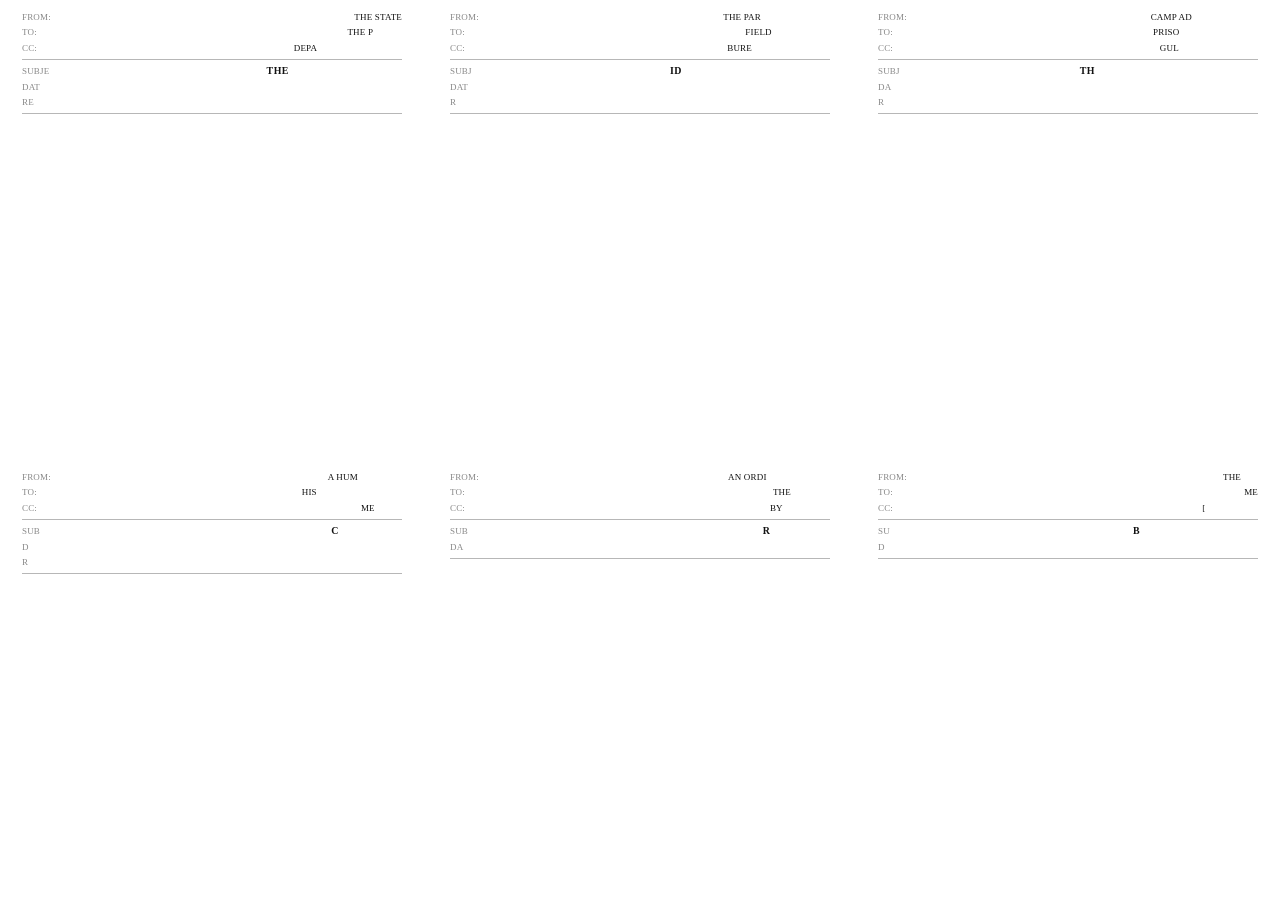
<file: solzhenitsyn-digital-art/index.html>
<!DOCTYPE html>
<html lang="en">

<head>
    <meta charset="UTF-8">
    <meta name="viewport" content="width=device-width, initial-scale=1.0">
    <title>Solzhenitsyn Digital Art</title>
    <link rel="stylesheet" href="style.css?v=6">
    <link rel="preconnect" href="https://fonts.googleapis.com">
    <link rel="preconnect" href="https://fonts.gstatic.com" crossorigin>
    <link
        href="https://fonts.googleapis.com/css2?family=Inter:wght@400;500;600&family=JetBrains+Mono:wght@400&family=Noto+Sans:wght@400;900&display=swap"
        rel="stylesheet">
</head>

<body>
    <main id="grid-system" class="grid-system">
        <!-- Content injected by script.js -->
    </main>
    <script type="importmap">
    {
        "imports": {
            "three": "https://cdn.jsdelivr.net/npm/three@0.170.0/build/three.module.js",
            "three/addons/": "https://cdn.jsdelivr.net/npm/three@0.170.0/examples/jsm/"
        }
    }
    </script>
    <script type="module" src="script.js?v=6"></script>
</body>

</html>
</file>
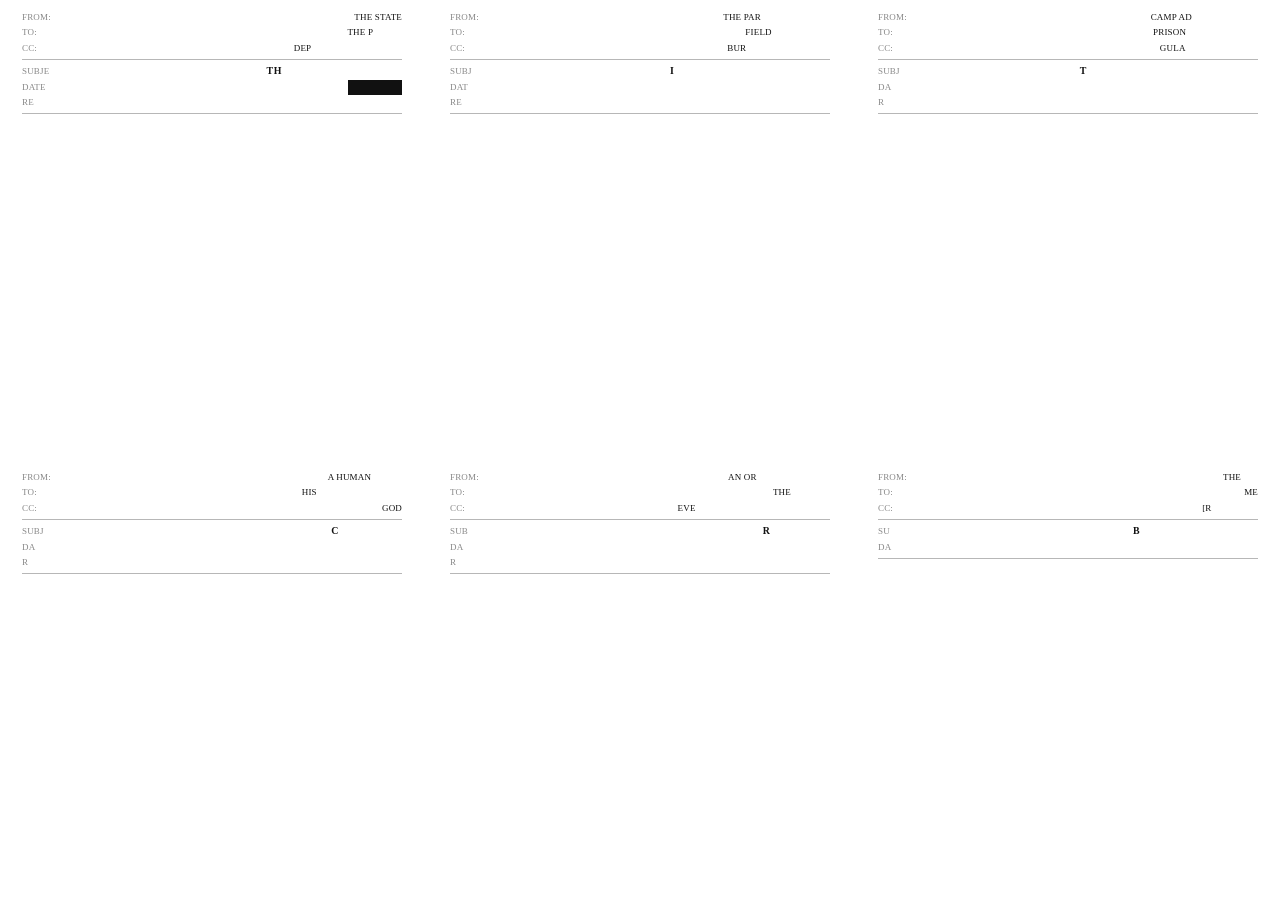
<file: website/index.html>
<!DOCTYPE html>
<html lang="en">

<head>
    <meta charset="UTF-8">
    <meta name="viewport" content="width=device-width, initial-scale=1.0">
    <title>ANTI-GRAVITY // SEMANTIC_REDACTION</title>
    <link rel="stylesheet" href="style.css?v=6">
    <link rel="preconnect" href="https://fonts.googleapis.com">
    <link rel="preconnect" href="https://fonts.gstatic.com" crossorigin>
    <link
        href="https://fonts.googleapis.com/css2?family=Inter:wght@400;500;600&family=JetBrains+Mono:wght@400&family=Noto+Sans:wght@400;900&display=swap"
        rel="stylesheet">
</head>

<body>
    <main id="grid-system" class="grid-system">
        <!-- Content injected by script.js -->
    </main>
    <script type="importmap">
    {
        "imports": {
            "three": "https://cdn.jsdelivr.net/npm/three@0.170.0/build/three.module.js",
            "three/addons/": "https://cdn.jsdelivr.net/npm/three@0.170.0/examples/jsm/"
        }
    }
    </script>
    <script type="module" src="script.js?v=6"></script>
</body>

</html>
</file>
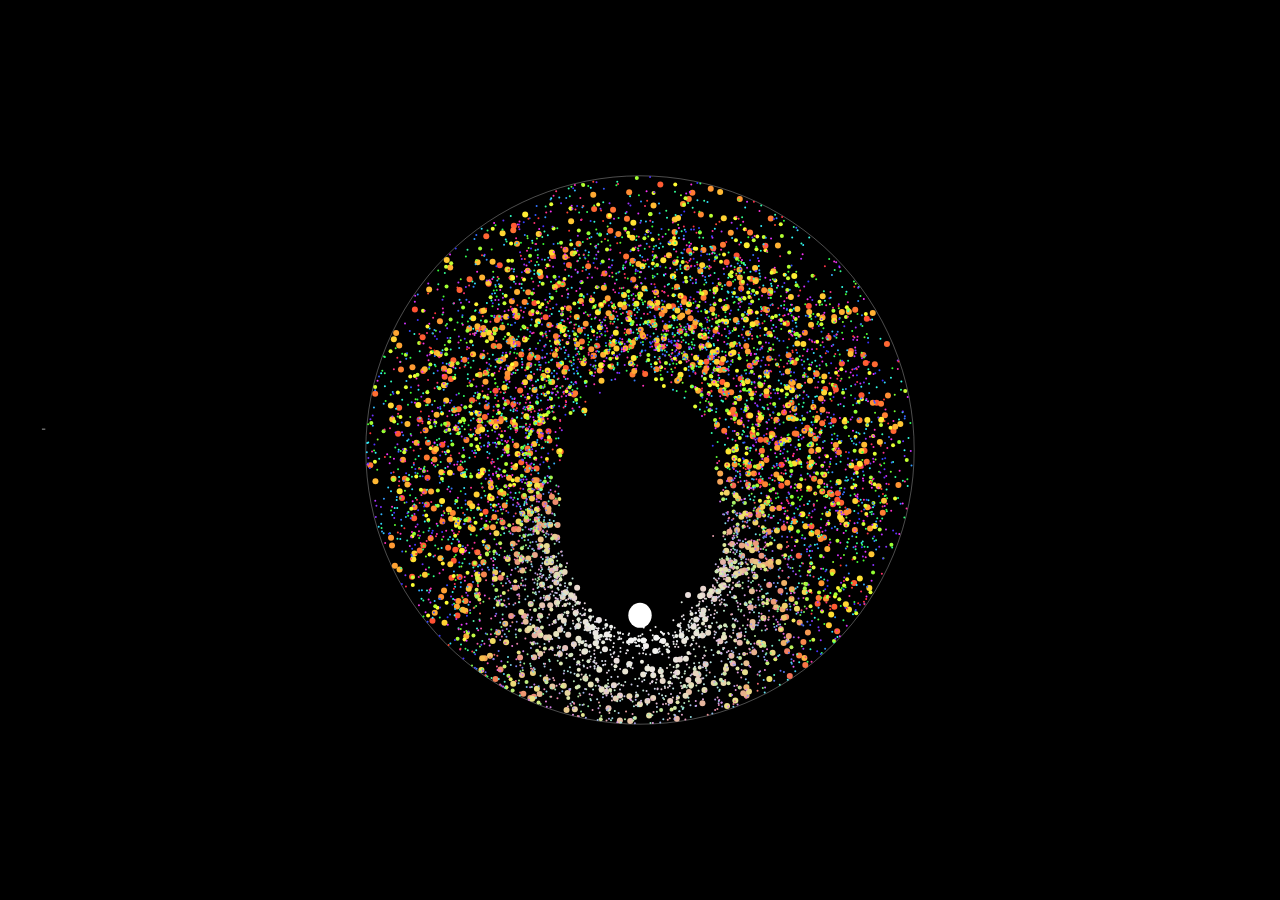
<file: AI Project/MD/vibecording/01_bouncy_ball/index.html>
<!DOCTYPE html>
<html lang="en">

<head>
    <link rel="icon" type="image/png" href="../Assets/favicon.png">
    <meta charset="UTF-8">
    <meta name="viewport" content="width=device-width, initial-scale=1.0">
    <title>Bouncy Ball - Physics Lab</title>
    <style>
        * {
            margin: 0;
            padding: 0;
            box-sizing: border-box;
        }

        body {
            background: #000;
            overflow: hidden;
            display: flex;
            justify-content: center;
            align-items: center;
            min-height: 100vh;
        }

        canvas {
            display: block;
        }

        .description-container {
            position: absolute;
            left: 40px;
            top: 50%;
            transform: translateY(-50%);
            width: 280px;
            color: #ffffff;
            font-family: 'Courier New', Courier, monospace;
            font-size: 11px;
            line-height: 1.5;
            text-align: left;
            pointer-events: none;
            mix-blend-mode: difference;
            white-space: pre-wrap;
            z-index: 999;
        }

        .desc-title {
            font-weight: bold;
            display: block;
            margin-bottom: 8px;
            font-size: 12px;
        }

        .desc-body {
            display: block;
            color: #ccc;
        }

        .dud {
            color: #666;
        }
    </style>

    <!-- Open Graph / Social -->
    <meta property="og:type" content="website">
    <meta property="og:url" content="https://sabum.me/03_Playground/lab_bouncy_ball.html">
    <meta property="og:title" content="Bouncy Ball - SABUM Lab">
    <meta property="og:description" content="Interactive visual experiment by SABUM">
    <meta property="og:image" content="https://sabum.me/assets/og-lab.png">

    <!-- Twitter -->
    <meta name="twitter:card" content="summary_large_image">
    <meta name="twitter:title" content="Bouncy Ball - SABUM Lab">
    <meta name="twitter:description" content="Interactive visual experiment by SABUM">
    <meta name="twitter:image" content="https://sabum.me/assets/og-lab.png">
</head>

<body>
    <canvas id="canvas"></canvas>

    <div id="description-container" class="description-container">
        <span id="desc-title" class="desc-title"></span>
        <span id="desc-body" class="desc-body"></span>
    </div>

    <script>
        const canvas = document.getElementById('canvas');
        const ctx = canvas.getContext('2d');

        let width, height, centerX, centerY;
        // 큰 원 설정
        const defaultRadius = 280;
        const minRadius = 120;
        const maxRadius = 380;
        let containerRadius = defaultRadius;
        let circleColor = 'rgba(255, 255, 255, 0.3)';
        let tensionFlash = 0;  // 긴장감 플래시 (빨강)
        let collisionFlash = 0;  // 충돌 플래시
        let collisionHue = 0;  // 충돌 시 프리즘 컨러

        // 원 변형 효과
        let impactAngle = 0;  // 충돌 각도
        let bulgeAmount = 0;  // 불룩 크기
        let vibration = 0;    // 전체 진동

        // 오디오 설정
        let audioCtx = null;

        function initAudio() {
            if (!audioCtx) {
                audioCtx = new (window.AudioContext || window.webkitAudioContext)();
            }
        }

        function playBounceSound() {
            if (!audioCtx) return;

            const osc = audioCtx.createOscillator();
            const gain = audioCtx.createGain();

            // 원 크기에 따른 음높이 (작을수록 고음, 클수록 저음)
            // minRadius(180) → 고음(400Hz), maxRadius(380) → 저음(100Hz)
            const sizeRatio = (containerRadius - minRadius) / (maxRadius - minRadius);  // 0~1
            const baseFreq = 400 - (sizeRatio * 300);  // 400Hz → 100Hz
            const randomFreq = baseFreq + (Math.random() - 0.5) * 50;  // ±25Hz 랜덤

            osc.type = 'sine';
            osc.frequency.setValueAtTime(randomFreq, audioCtx.currentTime);
            osc.frequency.exponentialRampToValueAtTime(randomFreq * 1.5, audioCtx.currentTime + 0.05);  // 플링 효과

            gain.gain.setValueAtTime(0.3, audioCtx.currentTime);
            gain.gain.exponentialRampToValueAtTime(0.01, audioCtx.currentTime + 0.15);

            osc.connect(gain);
            gain.connect(audioCtx.destination);

            osc.start();
            osc.stop(audioCtx.currentTime + 0.15);
        }

        // ★★★ 사용자 상호작용 시 오디오 초기화 + 활성화 ★★★
        function activateAudio() {
            initAudio();
            if (audioCtx && audioCtx.state === 'suspended') {
                audioCtx.resume();
            }
        }

        ['click', 'mousemove', 'keydown', 'touchstart', 'touchend'].forEach(event => {
            document.addEventListener(event, activateAudio, { once: false, passive: true });
        });
        // 스파크 파편
        const sparks = [];

        function createSparks(x, y, angle) {
            const count = 3 + Math.floor(Math.random() * 4);  // 3~6개
            for (let i = 0; i < count; i++) {
                const spreadAngle = angle + (Math.random() - 0.5) * 1.2;  // 충돌 방향 기준 ±35도
                const speed = 4 + Math.random() * 6;
                sparks.push({
                    x: x,
                    y: y,
                    vx: Math.cos(spreadAngle) * speed,
                    vy: Math.sin(spreadAngle) * speed,
                    life: 1,  // 1 → 0
                    hue: Math.random() * 360,  // 프리즘 컬러
                    length: 8 + Math.random() * 12  // 스파크 길이
                });
            }
        }

        // 공 설정
        const ball = {
            x: 0,
            y: 0,
            vx: 0,
            vy: 0,
            radius: 12,
            // 스쿼시/스트레치
            scaleX: 1,
            scaleY: 1,
            squashAmount: 0
        };

        // 물리 상수
        const gravity = 0.4;
        const bounce = 0.85;      // 반발 계수
        const friction = 0.995;   // 공기 저항
        const squashRecovery = 0.15;  // 찌그러짐 복원 속도

        // 프리즘 파티클 설정
        const particles = [];
        const particleCount = 1000;  // 3px 파티클
        const smallParticleCount = 800;  // 2px 파티클
        const tinyParticleCount = 6000;  // 1px 파티클

        function createParticles() {
            particles.length = 0;
            const totalCount = particleCount + smallParticleCount + tinyParticleCount;

            for (let i = 0; i < totalCount; i++) {
                let radius = 3;
                if (i >= particleCount + smallParticleCount) radius = 1;
                else if (i >= particleCount) radius = 2;

                // 큰 원 안에 랜덤 위치
                const angle = Math.random() * Math.PI * 2;
                const dist = Math.random() * (containerRadius - radius - 10);
                particles.push({
                    x: centerX + Math.cos(angle) * dist,
                    y: centerY + Math.sin(angle) * dist,
                    vx: (Math.random() - 0.5) * 1.5,
                    vy: (Math.random() - 0.5) * 1.5,
                    hue: (i / totalCount) * 360,  // 프리즘 컬러
                    radius: radius
                });
            }
        }

        function resize() {
            width = window.innerWidth;
            height = window.innerHeight;
            canvas.width = width;
            canvas.height = height;
            centerX = width / 2;
            centerY = height / 2;

            // 공 초기 위치 (중앙)
            ball.x = centerX;
            ball.y = centerY;
            ball.vx = 0;
            ball.vy = 0;

            // 파티클 생성
            createParticles();
        }

        window.addEventListener('resize', resize);
        resize();

        function update() {
            // 큰 원 수축 (매 프레임 0.2px)
            containerRadius -= 0.2;

            // 긴장감 플래시 감소
            if (tensionFlash > 0) tensionFlash -= 0.05;
            // 충돌 플래시 감소 (자연스럽게)
            if (collisionFlash > 0) collisionFlash -= 0.03;

            // 불룩 효과 감쇠 (스프링처럼)
            bulgeAmount *= 0.85;
            // 진동 효과 감쇠
            vibration *= 0.9;

            // 최소/최대 도달 시 리셋
            if (containerRadius <= minRadius || containerRadius >= maxRadius) {
                tensionFlash = 1;  // 빨간 플래시
                containerRadius = defaultRadius;  // 원래 크기로
            }

            // 원 색상 (우선순위: 긴장감 > 충돌 > 기본)
            if (tensionFlash > 0) {
                // 빨간색 (긴장감)
                circleColor = `rgba(255, ${Math.floor(100 * (1 - tensionFlash))}, ${Math.floor(100 * (1 - tensionFlash))}, ${0.3 + tensionFlash * 0.5})`;
            } else if (collisionFlash > 0) {
                // 프리즘 컨러 (충돌)
                const alpha = 0.3 + collisionFlash * 0.7;
                circleColor = `hsla(${collisionHue}, 100%, 60%, ${alpha})`;
            } else {
                circleColor = 'rgba(255, 255, 255, 0.3)';
            }

            // 중력 적용
            ball.vy += gravity;

            // 공기 저항
            ball.vx *= friction;
            ball.vy *= friction;


            // 위치 업데이트
            ball.x += ball.vx;
            ball.y += ball.vy;

            // 큰 원 경계와 충돌 체크
            const dx = ball.x - centerX;
            const dy = ball.y - centerY;
            const distFromCenter = Math.sqrt(dx * dx + dy * dy);
            const maxDist = containerRadius - ball.radius;

            if (distFromCenter > maxDist) {
                // 충돌! 경계 밖으로 나감
                const angle = Math.atan2(dy, dx);

                // 위치 보정 (경계 안으로)
                ball.x = centerX + Math.cos(angle) * maxDist;
                ball.y = centerY + Math.sin(angle) * maxDist;

                // 속도 벡터를 법선 기준으로 반사
                const normalX = dx / distFromCenter;
                const normalY = dy / distFromCenter;

                // 법선 방향 속도 성분
                const dotProduct = ball.vx * normalX + ball.vy * normalY;

                // 반사
                ball.vx -= 2 * dotProduct * normalX;
                ball.vy -= 2 * dotProduct * normalY;

                // 무작위 각도 추가 (±30도)
                const randomAngle = (Math.random() - 0.5) * Math.PI / 3;
                const cos = Math.cos(randomAngle);
                const sin = Math.sin(randomAngle);
                const newVx = ball.vx * cos - ball.vy * sin;
                const newVy = ball.vx * sin + ball.vy * cos;
                ball.vx = newVx;
                ball.vy = newVy;

                // 반발 계수 적용
                ball.vx *= bounce;
                ball.vy *= bounce;

                // 충돌 시 큰 원 확장 (200px 미만이면 +6px, 아니면 +4px)
                containerRadius += containerRadius < 200 ? 6 : 4;
                collisionFlash = 1;
                collisionHue = Math.random() * 360;  // 랜덤 프리즘 컬러

                // 스파크 생성 (외곽 바깥으로)
                createSparks(ball.x, ball.y, angle);

                // 원 변형 효과
                impactAngle = angle;
                bulgeAmount = 15;  // 불룩 크기
                vibration = 5;     // 진동 강도

                // 사운드 재생
                playBounceSound();
                // 충돌 시 에너지 보충 (스프링 효과)
                const collisionSpeed = Math.sqrt(ball.vx * ball.vx + ball.vy * ball.vy);
                if (collisionSpeed < 12) {
                    const springBoost = 2.2;
                    ball.vx *= springBoost;
                    ball.vy *= springBoost;
                }

                // 스쿼시 효과 (충돌 강도에 비례)
                const impactSpeed = Math.abs(dotProduct);
                ball.squashAmount = Math.min(impactSpeed * 0.03, 0.3);
            }

            // 스쿼시 복원
            ball.squashAmount *= (1 - squashRecovery);

            // 속도에 따른 스트레치
            const speed = Math.sqrt(ball.vx * ball.vx + ball.vy * ball.vy);
            const stretchAmount = Math.min(speed * 0.008, 0.15);

            // 스쿼시 또는 스트레치 적용
            if (ball.squashAmount > stretchAmount) {
                // 충돌 직후: 스쿼시
                ball.scaleX = 1 + ball.squashAmount;
                ball.scaleY = 1 - ball.squashAmount * 0.5;
            } else {
                // 이동 중: 스트레치
                ball.scaleX = 1 - stretchAmount * 0.3;
                ball.scaleY = 1 + stretchAmount * 0.5;
            }

            // 파티클 업데이트 (무중력)
            for (let p of particles) {
                // 공과의 거리 계산 (자석 반발)
                const toBallX = p.x - ball.x;
                const toBallY = p.y - ball.y;
                const distToBall = Math.sqrt(toBallX * toBallX + toBallY * toBallY);
                const repelRadius = 90;  // 반발 영향 범위

                if (distToBall < repelRadius && distToBall > 0) {
                    // 반발력 (가까울수록 강함)
                    const force = (repelRadius - distToBall) / repelRadius * 1.3;
                    const repelX = (toBallX / distToBall) * force;
                    const repelY = (toBallY / distToBall) * force;
                    p.vx += repelX;
                    p.vy += repelY;
                }

                // 공과 가까우면 흰색으로 (거리에 따라 변화)
                const whiteRadius = 180;
                p.whiteness = distToBall < whiteRadius ? 1 - (distToBall / whiteRadius) : 0;

                p.x += p.vx;
                p.y += p.vy;

                // 속도 감쇠 (안정화) - 약하게
                p.vx *= 0.995;
                p.vy *= 0.995;

                // 최소 속도 유지 (멈추지 않게)
                const pSpeed = Math.sqrt(p.vx * p.vx + p.vy * p.vy);
                if (pSpeed < 0.5) {
                    const minSpeed = 0.8;
                    const angle = Math.random() * Math.PI * 2;
                    p.vx = Math.cos(angle) * minSpeed;
                    p.vy = Math.sin(angle) * minSpeed;
                }

                // 큰 원 경계 충돌
                const pdx = p.x - centerX;
                const pdy = p.y - centerY;
                const pDist = Math.sqrt(pdx * pdx + pdy * pdy);
                const pMaxDist = containerRadius - p.radius;

                if (pDist > pMaxDist) {
                    // 반사
                    const pAngle = Math.atan2(pdy, pdx);
                    p.x = centerX + Math.cos(pAngle) * pMaxDist;
                    p.y = centerY + Math.sin(pAngle) * pMaxDist;

                    const pNormalX = pdx / pDist;
                    const pNormalY = pdy / pDist;
                    const pDot = p.vx * pNormalX + p.vy * pNormalY;
                    p.vx -= 2 * pDot * pNormalX;
                    p.vy -= 2 * pDot * pNormalY;
                }

                // 색상 변화 (프리즘 효과)
                p.hue = (p.hue + 0.3) % 360;
            }

            // 스파크 업데이트
            for (let i = sparks.length - 1; i >= 0; i--) {
                const s = sparks[i];
                s.x += s.vx;
                s.y += s.vy;
                s.life -= 0.06;  // 빠르게 소멸 (~0.3초)

                if (s.life <= 0) {
                    sparks.splice(i, 1);
                }
            }
        }

        function draw() {
            ctx.fillStyle = '#000';
            ctx.fillRect(0, 0, width, height);

            // 큰 원 (아웃라인)
            ctx.beginPath();
            ctx.arc(centerX, centerY, containerRadius, 0, Math.PI * 2);
            ctx.strokeStyle = circleColor;
            ctx.lineWidth = 1 + collisionFlash;  // 기본 1px, 충돌 시 최대 2px
            ctx.stroke();

            // 프리즘 파티클 그리기
            for (let p of particles) {
                ctx.beginPath();
                ctx.arc(p.x, p.y, p.radius, 0, Math.PI * 2);
                // 공과 가까우면 흰색으로 변화
                const w = p.whiteness || 0;
                const saturation = 100 * (1 - w);
                const lightness = 60 + (40 * w);  // 60% → 100%
                ctx.fillStyle = `hsl(${p.hue}, ${saturation}%, ${lightness}%)`;
                ctx.fill();
            }

            // 공 그리기 (스쿼시/스트레치 적용)
            ctx.save();
            ctx.translate(ball.x, ball.y);

            // 이동 방향으로 회전 (스트레치 방향)
            if (Math.abs(ball.vx) > 0.1 || Math.abs(ball.vy) > 0.1) {
                const moveAngle = Math.atan2(ball.vy, ball.vx);
                ctx.rotate(moveAngle);
            }

            ctx.scale(ball.scaleY, ball.scaleX);  // 스트레치 방향 맞춤

            ctx.beginPath();
            ctx.arc(0, 0, ball.radius, 0, Math.PI * 2);
            ctx.fillStyle = '#fff';
            ctx.fill();

            ctx.restore();

            // 스파크 그리기
            for (let s of sparks) {
                const sparkAngle = Math.atan2(s.vy, s.vx);
                ctx.save();
                ctx.translate(s.x, s.y);
                ctx.rotate(sparkAngle);

                ctx.beginPath();
                ctx.moveTo(0, 0);
                ctx.lineTo(s.length * s.life, 0);  // 길이도 페이드
                ctx.strokeStyle = `hsla(${s.hue}, 100%, 60%, ${s.life})`;
                ctx.lineWidth = 2;
                ctx.stroke();

                ctx.restore();
            }
        }

        function animate() {
            update();
            draw();
            requestAnimationFrame(animate);
        }

        animate();

        // TextScramble 클래스 (유고 모션)
        class TextScramble {
            constructor(el) {
                this.el = el;
                this.upperChars = 'ABCDEFGHIJKLMNOPQRSTUVWXYZ!<>-_\\/[]{}—=+*^?#';
                this.lowerChars = 'abcdefghijklmnopqrstuvwxyz!<>-_\\/[]{}—=+*^?#';
                this.defaultChars = '!<>-_\\/[]{}—=+*^?#';
                this.update = this.update.bind(this);
            }
            getRandomChar(targetChar) {
                if (targetChar && targetChar.match(/[A-Z]/)) {
                    return this.upperChars[Math.floor(Math.random() * this.upperChars.length)];
                } else if (targetChar && targetChar.match(/[a-z]/)) {
                    return this.lowerChars[Math.floor(Math.random() * this.lowerChars.length)];
                }
                return this.defaultChars[Math.floor(Math.random() * this.defaultChars.length)];
            }
            setText(newText) {
                const oldText = this.el.innerText;
                const length = Math.max(oldText.length, newText.length);
                const promise = new Promise((resolve) => this.resolve = resolve);
                this.queue = [];
                for (let i = 0; i < length; i++) {
                    const from = oldText[i] || '';
                    const to = newText[i] || '';
                    const start = Math.floor(Math.random() * 40);
                    const end = start + Math.floor(Math.random() * 40);
                    this.queue.push({ from, to, start, end });
                }
                cancelAnimationFrame(this.frameRequest);
                this.frame = 0;
                this.update();
                return promise;
            }
            update() {
                let output = '';
                let complete = 0;
                for (let i = 0, n = this.queue.length; i < n; i++) {
                    let { from, to, start, end, char } = this.queue[i];
                    if (this.frame >= end) { complete++; output += to; }
                    else if (this.frame >= start) {
                        if (!char || Math.random() < 0.28) {
                            char = this.getRandomChar(to);
                            this.queue[i].char = char;
                        }
                        output += `<span class="dud">${char}</span>`;
                    } else { output += from; }
                }
                this.el.innerHTML = output;
                if (complete === this.queue.length) { this.resolve(); }
                else { this.frameRequest = requestAnimationFrame(this.update); this.frame++; }
            }
        }

        // 설명 텍스트 표시
        const titleEl = document.getElementById('desc-title');
        const bodyEl = document.getElementById('desc-body');
        const fxTitle = new TextScramble(titleEl);
        const fxBody = new TextScramble(bodyEl);

        setTimeout(() => {
            fxTitle.setText('PRISM BOUNCE').then(() => {
                setTimeout(() => {
                    fxBody.setText(`A living ecosystem of physics.

White ball bounces infinitely
inside a breathing container.

7,800 prism particles repel
from the ball with magnetic
force, shifting to white
when near.

Sparks fly on collision.
Sound responds to impact.

Balance of forces: container
shrinks, collisions expand.`);
                }, 500);
            });
        }, 1000);
    </script>
</body>

</html>
</file>
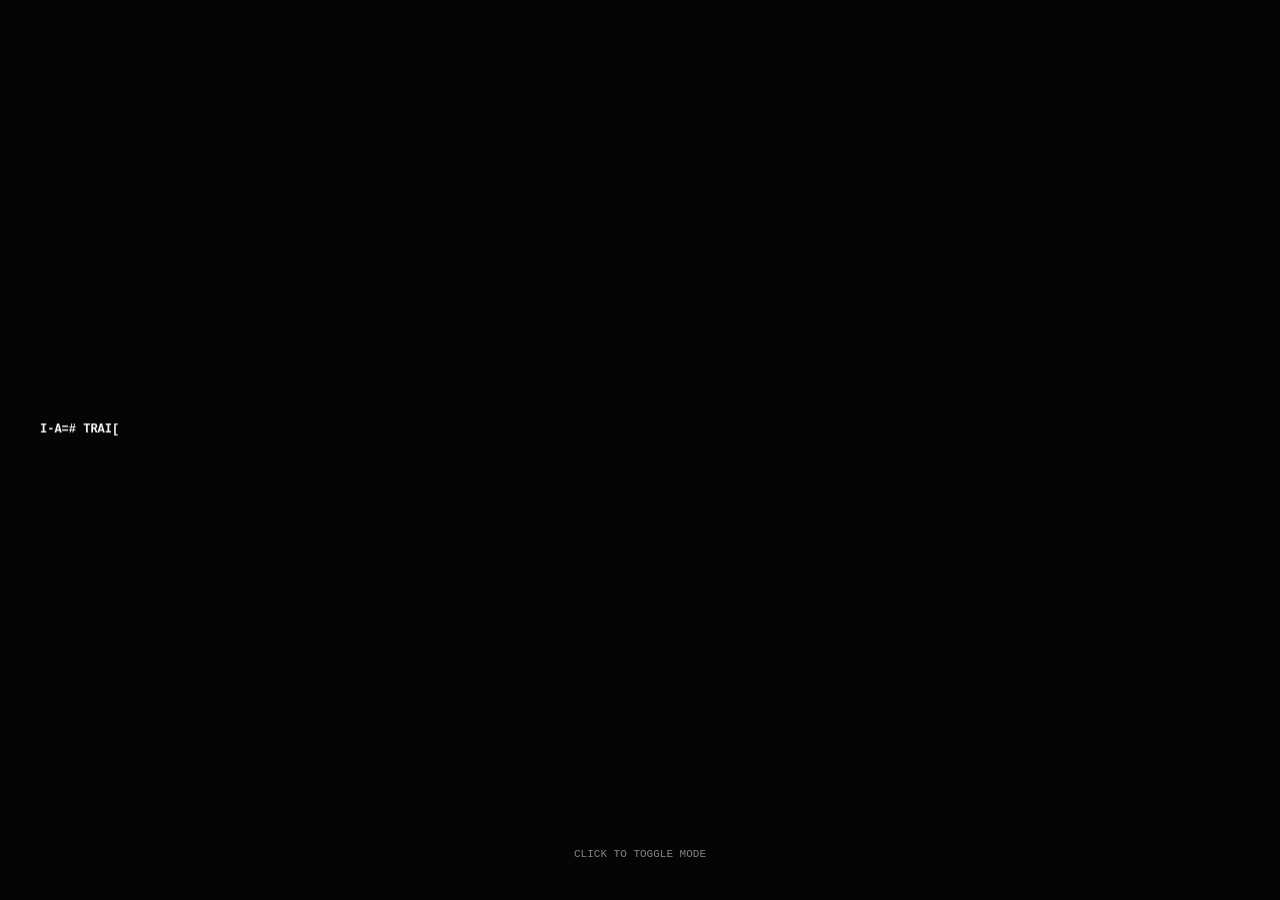
<file: AI Project/MD/vibecording/02_trail/index.html>
<!DOCTYPE html>
<html lang="ko">

<head>
    <meta charset="UTF-8">
    <meta name="viewport" content="width=device-width, initial-scale=1.0">
    <title>IMAGE TRAIL — SABUM BYUN</title>

    <style>
        * {
            margin: 0;
            padding: 0;
            box-sizing: border-box;
        }

        body {
            background-color: #050505;
            overflow: hidden;
            font-family: -apple-system, BlinkMacSystemFont, "Segoe UI", Roboto, Helvetica, Arial, sans-serif;
            color: #fff;
        }

        canvas {
            display: block;
            position: fixed;
            top: 0;
            left: 0;
        }

        .description-container {
            position: absolute;
            left: 40px;
            top: 50%;
            transform: translateY(-50%);
            width: 280px;
            color: #ffffff;
            font-family: 'Courier New', Courier, monospace;
            font-size: 11px;
            line-height: 1.5;
            text-align: left;
            pointer-events: none;
            mix-blend-mode: difference;
            white-space: pre-wrap;
            z-index: 999;
        }

        .desc-title {
            font-weight: bold;
            display: block;
            margin-bottom: 8px;
            font-size: 12px;
        }

        .desc-body {
            display: block;
            color: #ccc;
        }

        .mode-indicator {
            position: fixed;
            bottom: 40px;
            left: 50%;
            transform: translateX(-50%);
            font-family: 'Courier New', Courier, monospace;
            font-size: 11px;
            color: rgba(255, 255, 255, 0.5);
            pointer-events: none;
            z-index: 999;
        }
    </style>

    <!-- Open Graph / Social -->
    <meta property="og:type" content="website">
    <meta property="og:url" content="https://sabum.me/03_Playground/lab_trail.html">
    <meta property="og:title" content="IMAGE TRAIL — SABUM BYUN - SABUM Lab">
    <meta property="og:description" content="Interactive visual experiment by SABUM">
    <meta property="og:image" content="https://sabum.me/assets/og-lab.png">

    <!-- Twitter -->
    <meta name="twitter:card" content="summary_large_image">
    <meta name="twitter:title" content="IMAGE TRAIL — SABUM BYUN - SABUM Lab">
    <meta name="twitter:description" content="Interactive visual experiment by SABUM">
    <meta name="twitter:image" content="https://sabum.me/assets/og-lab.png">
</head>

<body>

    <div id="description-container" class="description-container">
        <span id="desc-title" class="desc-title"></span>
        <span id="desc-body" class="desc-body"></span>
    </div>

    <div id="mode-indicator" class="mode-indicator">CLICK TO TOGGLE MODE</div>

    <canvas id="canvas"></canvas>

    <script>
        // ============ Text Scramble ============
        class TextScramble {
            constructor(el) {
                this.el = el;
                this.chars = '!<>-_\\/[]{}—=+*^?#';
                this.update = this.update.bind(this);
            }
            setText(newText) {
                const oldText = this.el.innerText;
                const length = Math.max(oldText.length, newText.length);
                const promise = new Promise((resolve) => this.resolve = resolve);
                this.queue = [];
                for (let i = 0; i < length; i++) {
                    const from = oldText[i] || '';
                    const to = newText[i] || '';
                    const start = Math.floor(Math.random() * 40);
                    const end = start + Math.floor(Math.random() * 40);
                    this.queue.push({ from, to, start, end });
                }
                cancelAnimationFrame(this.frameRequest);
                this.frame = 0;
                this.update();
                return promise;
            }
            update() {
                let output = '';
                let complete = 0;
                for (let i = 0, n = this.queue.length; i < n; i++) {
                    let { from, to, start, end, char } = this.queue[i];
                    if (this.frame >= end) { complete++; output += to; }
                    else if (this.frame >= start) {
                        if (!char || Math.random() < 0.28) { char = this.chars[Math.floor(Math.random() * this.chars.length)]; this.queue[i].char = char; }
                        output += `<span class="dud">${char}</span>`;
                    } else { output += from; }
                }
                this.el.innerHTML = output;
                if (complete === this.queue.length) { this.resolve(); }
                else { this.frameRequest = requestAnimationFrame(this.update); this.frame++; }
            }
        }

        // ============ Configuration ============
        const CONFIG = {
            MAX_TRAIL_VISIBLE: 14,
            IMAGE_SIZE: 0.15, // 15% of screen
            SPAWN_DISTANCE: 80
        };

        // ============ State ============
        const canvas = document.getElementById('canvas');
        const ctx = canvas.getContext('2d');
        let imagePool = [];
        let trailImages = [];
        let trailCursor = 0;
        let lastTrailX = 0;
        let lastTrailY = 0;
        let mode = 'trail'; // 'trail' or 'grid'
        let mouse = { x: null, y: null };

        // ============ TrailImage Class ============
        class TrailImage {
            constructor(img, x, y) {
                this.img = img;
                this.x = x;
                this.y = y;
                this.rotation = (Math.random() - 0.5) * 0.4;
                this.scale = 0;
                this.targetScale = 1;
                this.alpha = 0;
                this.targetAlpha = 1;
                this.isFading = false;
                this.flashAlpha = 1.0;

                // Grid mode properties
                this.gridX = 0;
                this.gridY = 0;
                this.gridRotation = (Math.random() - 0.5) * 0.5;
                this.gridScale = 0.8 + Math.random() * 0.4;
            }

            render() {
                if (this.alpha < 0.001) return;

                const baseSize = Math.min(canvas.width, canvas.height) * CONFIG.IMAGE_SIZE;
                const aspect = this.img.width / this.img.height;
                const w = baseSize;
                const h = baseSize / aspect;

                ctx.save();
                ctx.translate(this.x, this.y);
                ctx.rotate(this.rotation);
                ctx.scale(this.scale, this.scale);

                // 1. Premium Shadow
                ctx.save();
                ctx.globalAlpha = this.alpha * 0.5;
                ctx.shadowColor = 'rgba(0,0,0,0.8)';
                ctx.shadowBlur = 30;
                ctx.shadowOffsetY = 15;
                ctx.fillStyle = '#000';
                ctx.fillRect(-w / 2, -h / 2, w, h);
                ctx.restore();

                // 2. Main Image
                ctx.globalAlpha = this.alpha;
                ctx.drawImage(this.img, -w / 2, -h / 2, w, h);

                // 3. White Flash Overlay
                if (this.flashAlpha > 0.01) {
                    ctx.globalAlpha = this.alpha * this.flashAlpha;
                    ctx.fillStyle = 'white';
                    ctx.fillRect(-w / 2, -h / 2, w, h);
                }

                // 4. Subtle Border
                ctx.globalAlpha = this.alpha;
                ctx.strokeStyle = 'rgba(255,255,255,0.2)';
                ctx.lineWidth = 1;
                ctx.strokeRect(-w / 2, -h / 2, w, h);

                ctx.restore();
            }

            update(targetX, targetY, index) {
                const ease = 0.18 - (index * 0.008);
                this.x += (targetX - this.x) * Math.max(0.02, ease);
                this.y += (targetY - this.y) * Math.max(0.02, ease);

                this.alpha += (this.targetAlpha - this.alpha) * 0.3;
                this.scale += (this.targetScale - this.scale) * 0.3;

                this.flashAlpha *= 0.88;
                this.rotation += Math.sin(Date.now() * 0.002 + index) * 0.001;
            }

            fadeOut() {
                this.isFading = true;
                this.targetAlpha = 0;
                this.targetScale = 0.2;
            }
        }

        // ============ Grid Calculation ============
        function calculateGrid() {
            if (trailImages.length === 0) return;

            const centerX = mouse.x || canvas.width / 2;
            const centerY = mouse.y || canvas.height / 2;
            const count = trailImages.length;
            const baseRadius = 160;
            const radiusStep = 150;

            for (let i = 0; i < trailImages.length; i++) {
                const angle = (i / count) * Math.PI * 2 * 3;
                const ringIndex = Math.floor(i / 6);
                const radius = baseRadius + ringIndex * radiusStep;

                const baseX = centerX + Math.cos(angle + ringIndex * 0.5) * radius;
                const baseY = centerY + Math.sin(angle + ringIndex * 0.5) * radius;

                const offsetX = (Math.random() - 0.5) * 50;
                const offsetY = (Math.random() - 0.5) * 40;

                trailImages[i].gridX = Math.max(80, Math.min(canvas.width - 80, baseX + offsetX));
                trailImages[i].gridY = Math.max(80, Math.min(canvas.height - 80, baseY + offsetY));
                trailImages[i].gridRotation = (Math.random() - 0.5) * 0.5;
                trailImages[i].gridScale = 0.8 + Math.random() * 0.4;
            }
        }

        // ============ Animation Loop ============
        function animate() {
            requestAnimationFrame(animate);

            ctx.fillStyle = '#050505';
            ctx.fillRect(0, 0, canvas.width, canvas.height);

            if (mode === 'trail') {
                // Trail Mode
                if (mouse.x !== null) {
                    const dx = mouse.x - lastTrailX;
                    const dy = mouse.y - lastTrailY;
                    const distMoved = Math.sqrt(dx * dx + dy * dy);

                    if (distMoved > CONFIG.SPAWN_DISTANCE) {
                        lastTrailX = mouse.x;
                        lastTrailY = mouse.y;

                        const nextImg = imagePool[trailCursor % imagePool.length];
                        const newHead = new TrailImage(nextImg, mouse.x, mouse.y);
                        trailImages.unshift(newHead);
                        trailCursor++;

                        const visibleCount = trailImages.filter(img => !img.isFading).length;
                        if (visibleCount > CONFIG.MAX_TRAIL_VISIBLE) {
                            for (let i = trailImages.length - 1; i >= 0; i--) {
                                if (!trailImages[i].isFading) {
                                    trailImages[i].fadeOut();
                                    break;
                                }
                            }
                        }
                    }

                    for (let i = 0; i < trailImages.length; i++) {
                        const img = trailImages[i];
                        const targetX = (i === 0) ? mouse.x : trailImages[i - 1].x;
                        const targetY = (i === 0) ? mouse.y : trailImages[i - 1].y;
                        img.update(targetX, targetY, i);
                    }

                    trailImages = trailImages.filter(img => img.alpha > 0.01 || !img.isFading);
                }
            } else {
                // Grid Mode
                for (let i = 0; i < trailImages.length; i++) {
                    const img = trailImages[i];
                    const ease = 0.08;
                    img.x += (img.gridX - img.x) * ease;
                    img.y += (img.gridY - img.y) * ease;
                    img.rotation += (img.gridRotation - img.rotation) * ease;
                    img.scale += (img.gridScale - img.scale) * ease;
                    img.alpha += (1 - img.alpha) * 0.1;
                    img.flashAlpha *= 0.88;
                }
            }

            // Render (Tail to Head)
            for (let i = trailImages.length - 1; i >= 0; i--) {
                trailImages[i].render();
            }
        }

        // ============ Init ============
        function init() {
            canvas.width = window.innerWidth;
            canvas.height = window.innerHeight;
        }

        // ============ Events ============
        canvas.addEventListener('mousemove', (e) => {
            mouse.x = e.clientX;
            mouse.y = e.clientY;
        });

        // 터치 이벤트 추가
        canvas.addEventListener('touchmove', (e) => {
            if (e.touches.length) {
                mouse.x = e.touches[0].clientX;
                mouse.y = e.touches[0].clientY;
            }
        }, { passive: true });

        canvas.addEventListener('touchstart', (e) => {
            if (e.touches.length) {
                mouse.x = e.touches[0].clientX;
                mouse.y = e.touches[0].clientY;
            }
        }, { passive: true });

        canvas.addEventListener('click', () => {
            if (trailImages.length > 0) {
                if (mode === 'trail') {
                    mode = 'grid';
                    calculateGrid();
                } else {
                    mode = 'trail';
                }
                document.getElementById('mode-indicator').textContent =
                    mode === 'trail' ? 'TRAIL MODE — CLICK TO TOGGLE' : 'GRID MODE — CLICK TO TOGGLE';
            }
        });

        window.addEventListener('resize', init);

        // ============ Generate Images (self-contained) ============
        const palettes = [
            ['#FF6B6B', '#FFA07A'], ['#4ECDC4', '#2C3E50'], ['#F7DC6F', '#F39C12'],
            ['#BB8FCE', '#6C3483'], ['#5DADE2', '#1B4F72'], ['#58D68D', '#1E8449'],
            ['#EC7063', '#922B21'], ['#AED6F1', '#2E86C1'], ['#F0B27A', '#CA6F1E'],
            ['#D7BDE2', '#7D3C98'], ['#82E0AA', '#239B56'], ['#F1948A', '#C0392B'],
            ['#85C1E9', '#2874A6'], ['#FAD7A0', '#E67E22']
        ];
        for (let i = 0; i < 14; i++) {
            const offCanvas = document.createElement('canvas');
            offCanvas.width = 400; offCanvas.height = 300;
            const offCtx = offCanvas.getContext('2d');
            const [c1, c2] = palettes[i];
            const angle = Math.random() * Math.PI * 2;
            const grad = offCtx.createLinearGradient(
                200 + Math.cos(angle) * 200, 150 + Math.sin(angle) * 150,
                200 - Math.cos(angle) * 200, 150 - Math.sin(angle) * 150
            );
            grad.addColorStop(0, c1); grad.addColorStop(1, c2);
            offCtx.fillStyle = grad;
            offCtx.fillRect(0, 0, 400, 300);
            // Add subtle noise texture
            for (let n = 0; n < 800; n++) {
                offCtx.fillStyle = `rgba(255,255,255,${Math.random() * 0.08})`;
                offCtx.fillRect(Math.random() * 400, Math.random() * 300, 2, 2);
            }
            const img = new Image();
            img.src = offCanvas.toDataURL();
            imagePool.push(img);
        }
        // Description Animation
        const titleEl = document.getElementById('desc-title');
        const bodyEl = document.getElementById('desc-body');
        if (titleEl && bodyEl) {
            const fxTitle = new TextScramble(titleEl);
            const fxBody = new TextScramble(bodyEl);
            setTimeout(() => {
                fxTitle.setText('IMAGE TRAIL').then(() => {
                    setTimeout(() => {
                        fxBody.setText(`
Sequential frames follow cursor trajectory,
creating serpentine patterns.

Click to toggle between
TRAIL and GRID layouts.

Move your mouse to spawn images.`);
                    }, 500);
                });
            }, 500);
        }

        // Start
        init();
        animate();
    </script>
</body>

</html>
</file>
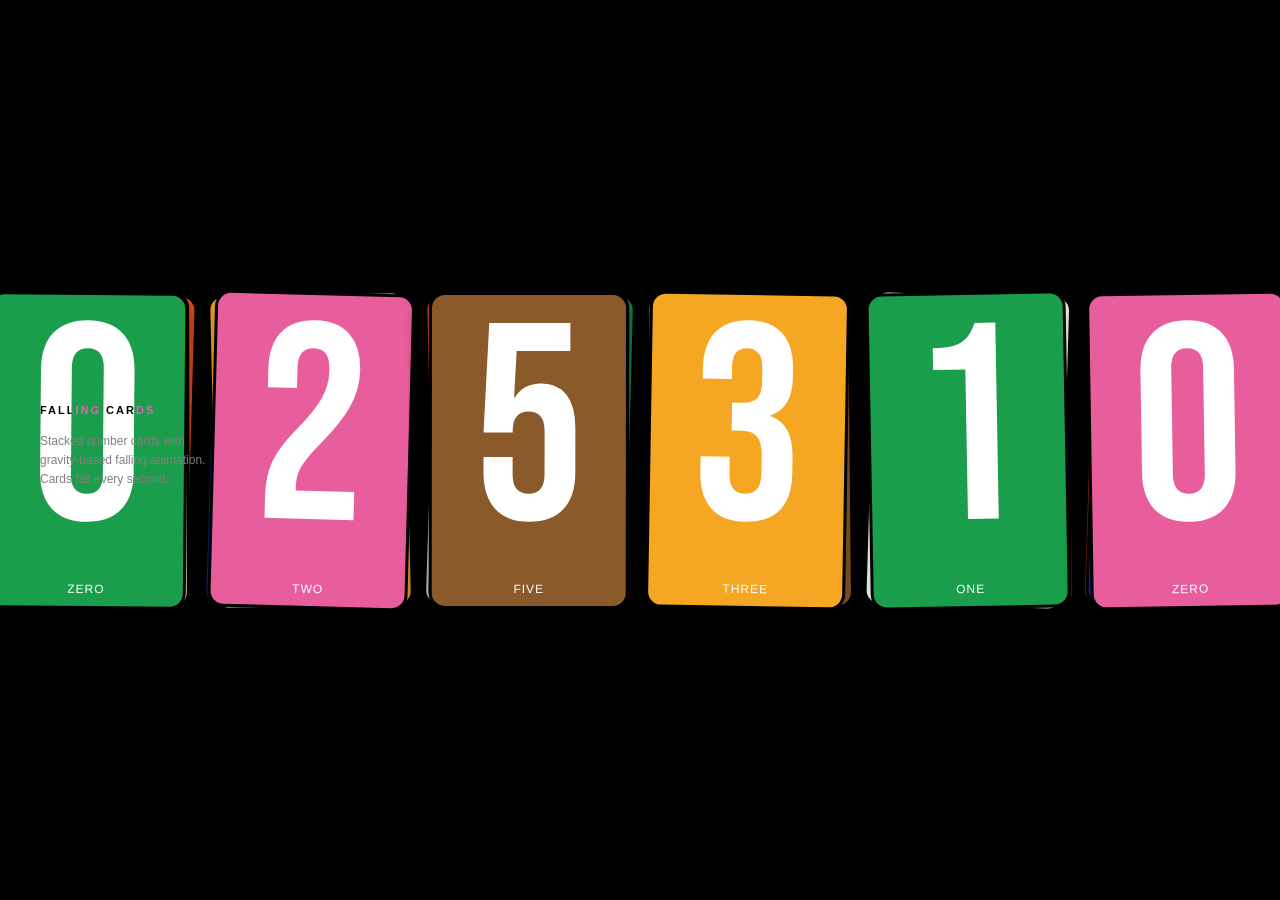
<file: AI Project/MD/vibecording/03_falling_cards/index.html>
<!--
    © 2025 SABUM. All rights reserved.
    Falling Cards - Stacked number cards with gravity-based falling animation
-->
<!DOCTYPE html>
<html lang="ko">

<head>
    <link rel="icon" type="image/png" href="../Assets/favicon.png">
    <meta charset="UTF-8">
    <meta name="viewport" content="width=device-width, initial-scale=1.0, maximum-scale=1.0, user-scalable=no">
    <title>Falling Cards</title>
    <link rel="preconnect" href="https://fonts.googleapis.com">
    <link rel="preconnect" href="https://fonts.gstatic.com" crossorigin>
    <link href="https://fonts.googleapis.com/css2?family=Bebas+Neue&display=swap" rel="stylesheet">
    <style>
        * {
            margin: 0;
            padding: 0;
            box-sizing: border-box;
        }

        body {
            background: #000;
            overflow: hidden;
            font-family: 'Helvetica Neue', Arial, sans-serif;
            display: flex;
            justify-content: center;
            align-items: center;
            min-height: 100vh;
        }

        .container {
            position: relative;
            width: 100%;
            height: 100vh;
            display: flex;
            justify-content: center;
            align-items: center;
        }

        .clock-container {
            display: flex;
            justify-content: center;
            align-items: center;
            gap: 20px;
        }

        .card-stack {
            position: relative;
            perspective: 1000px;
            width: 200px;
            height: 317px;
        }

        .card-label {
            font-size: 12px;
            color: inherit;
            font-family: 'Helvetica Neue', Arial, sans-serif;
            letter-spacing: 1px;
            margin-top: 30px;
        }

        .card {
            position: absolute;
            /* 신용카드 비율: 85.6mm × 53.98mm = 약 1.586:1 (가로:세로) */
            /* 세로로 긴 카드이므로 반대로: 1:1.586 */
            width: 200px;
            height: 317px;
            border-radius: 16px;
            border: 3px solid #000;
            display: flex;
            flex-direction: column;
            justify-content: center;
            align-items: center;
            font-family: 'Bebas Neue', sans-serif;
            font-size: 280px;
            line-height: 0.85;
            font-weight: 400;
            color: #000;
            transition: none;
            transform-origin: center center;
            box-shadow: 0 4px 20px rgba(0, 0, 0, 0.3);
            padding-top: 10px;
        }

        .card.falling {
            transition: transform 0.8s cubic-bezier(0.87, 0, 0.13, 1);
            /* strong ease-in-out */
        }

        .card.intro {
            transition: transform 0.6s cubic-bezier(0.87, 0, 0.13, 1);
            /* strong ease-in-out */
        }

        /* 왼쪽 설명 컴포넌트 */
        .description-container {
            position: absolute;
            left: 40px;
            top: 50%;
            transform: translateY(-50%);
            width: 280px;
            color: #ffffff;
            font-size: 12px;
            line-height: 1.6;
            z-index: 10;
            mix-blend-mode: difference;
        }

        @media (max-width: 768px) {
            .description-container {
                display: none;
            }

            .card {
                width: 150px;
                height: 238px;
                font-size: 200px;
                border-radius: 12px;
            }
        }

        .title {
            font-size: 11px;
            font-weight: bold;
            letter-spacing: 2px;
            margin-bottom: 12px;
            color: #ffffff;
        }

        .description {
            color: rgba(255, 255, 255, 0.5);
            margin-bottom: 8px;
        }
    </style>

    <!-- Open Graph / Social -->
    <meta property="og:type" content="website">
    <meta property="og:url" content="https://sabum.me/03_Playground/lab_falling_cards.html">
    <meta property="og:title" content="FALLING CARDS - SABUM Lab">
    <meta property="og:description" content="FALLING CARDS">
    <meta property="og:image" content="https://sabum.me/assets/og-lab.png">

    <!-- Twitter -->
    <meta name="twitter:card" content="summary_large_image">
    <meta name="twitter:title" content="FALLING CARDS - SABUM Lab">
    <meta name="twitter:description" content="FALLING CARDS">
    <meta name="twitter:image" content="https://sabum.me/assets/og-lab.png">
</head>

<body>
    <div class="description-container">
        <div class="title">FALLING CARDS</div>
        <p class="description">
            Stacked number cards with<br>
            gravity-based falling animation.<br>
            Cards fall every second.
        </p>
    </div>

    <div class="container">
        <div class="clock-container" id="clockContainer">
            <!-- 6개의 카드 스택 (HH:MM:SS) -->
        </div>
    </div>

    <script>
        // 이미지에서 추출한 색상 팔레트
        const COLORS = [
            '#1034A6', // 파랑
            '#8B5A2B', // 갈색
            '#F5A623', // 주황
            '#E85D9C', // 핑크
            '#1034A6', // 파랑
            '#FF5722', // 주황/빨강
            '#FFFFFF', // 흰색
            '#1B9E4B'  // 초록
        ];

        // 실로폰 음계 (색상별 주파수)
        const XYLOPHONE_NOTES = {
            '#1034A6': 523.25,  // C5 (도)
            '#8B5A2B': 587.33,  // D5 (레)
            '#F5A623': 659.25,  // E5 (미)
            '#E85D9C': 698.46,  // F5 (파)
            '#FF5722': 783.99,  // G5 (솔)
            '#FFFFFF': 880.00,  // A5 (라)
            '#1B9E4B': 987.77   // B5 (시)
        };

        // 위치별 음계 (카드 떨어질 때)
        const POSITION_NOTES = [523.25, 587.33, 659.25, 698.46, 783.99, 880.00]; // C5-A5

        let audioCtx = null;
        let audioEnabled = false;

        function initAudio() {
            if (!audioCtx) {
                audioCtx = new (window.AudioContext || window.webkitAudioContext)();
            }
            if (audioCtx.state === 'suspended') {
                audioCtx.resume();
            }
            audioEnabled = true;
        }

        // 사용자 상호작용으로 오디오 활성화
        document.addEventListener('click', initAudio, { once: true });
        document.addEventListener('keydown', initAudio, { once: true });
        document.addEventListener('touchstart', initAudio, { once: true });

        function playXylophone(frequency, duration = 0.3, volume = 0.3) {
            if (!audioCtx || !audioEnabled) return;

            const osc = audioCtx.createOscillator();
            const gainNode = audioCtx.createGain();

            // 실로폰 톤 (사인파 + 하모닉스)
            osc.type = 'sine';
            osc.frequency.setValueAtTime(frequency, audioCtx.currentTime);

            // 빠른 감쇠 (실로폰 특성)
            gainNode.gain.setValueAtTime(volume, audioCtx.currentTime);
            gainNode.gain.exponentialRampToValueAtTime(0.01, audioCtx.currentTime + duration);

            osc.connect(gainNode);
            gainNode.connect(audioCtx.destination);

            osc.start();
            osc.stop(audioCtx.currentTime + duration);
        }

        function playColorSound(color) {
            const freq = XYLOPHONE_NOTES[color] || 523.25;
            playXylophone(freq, 0.15, 0.2);
        }

        function playDropSound(stackIndex) {
            const freq = POSITION_NOTES[stackIndex] || 523.25;
            playXylophone(freq, 0.4, 0.4);
        }

        const DIGIT_COUNT = 6; // HH:MM:SS
        const CARDS_PER_STACK = 8; // 각 자리당 8장 카드
        const ZIGZAG_ANGLE = 2; // 지그재그 각도 (도)
        const ZIGZAG_OFFSET = 4; // 지그재그 X 오프셋 (px)
        const CARD_GAP = 220; // 카드 간격

        let stacks = []; // 6개 스택
        let currentDigits = ['0', '0', '0', '0', '0', '0'];

        function getTimeDigits() {
            const now = new Date();
            const h = String(now.getHours()).padStart(2, '0');
            const m = String(now.getMinutes()).padStart(2, '0');
            const s = String(now.getSeconds()).padStart(2, '0');
            return [h[0], h[1], m[0], m[1], s[0], s[1]];
        }

        const NUMBER_WORDS = ['ZERO', 'ONE', 'TWO', 'THREE', 'FOUR', 'FIVE', 'SIX', 'SEVEN', 'EIGHT', 'NINE'];

        function createCardStack(stackIndex, initialDigit) {
            const stackWrapper = document.createElement('div');
            stackWrapper.className = 'card-stack';

            const cards = [];
            // 각 스택마다 랜덤한 색상 오프셋
            const colorOffset = Math.floor(Math.random() * COLORS.length);

            for (let i = 0; i < CARDS_PER_STACK; i++) {
                const card = document.createElement('div');
                card.className = 'card';
                const colorIndex = (i + colorOffset) % COLORS.length;
                card.style.backgroundColor = COLORS[colorIndex];

                // 첫 번째 카드만 현재 시간 표시, 나머지는 랜덤
                const digit = i === CARDS_PER_STACK - 1 ? initialDigit : Math.floor(Math.random() * 10);

                // 숫자 span
                const numSpan = document.createElement('span');
                numSpan.className = 'card-number';
                numSpan.textContent = digit;
                card.appendChild(numSpan);

                // 영문 라벨
                const label = document.createElement('span');
                label.className = 'card-label';
                label.textContent = NUMBER_WORDS[digit];
                card.appendChild(label);

                // 흰색 카드는 검정 텍스트
                if (COLORS[colorIndex] === '#FFFFFF') {
                    card.style.color = '#000000';
                } else {
                    card.style.color = '#FFFFFF';
                }

                // 지그재그 배치 (랜덤 각도)
                const angle = (Math.random() - 0.5) * ZIGZAG_ANGLE * 2;
                const offsetX = (Math.random() - 0.5) * ZIGZAG_OFFSET * 2;

                card.style.zIndex = i + 1;
                card.style.transform = `translateX(${offsetX}px) rotate(${angle}deg)`;
                card.dataset.originalTransform = `translateX(${offsetX}px) rotate(${angle}deg)`;

                stackWrapper.appendChild(card);
                cards.push(card);
            }

            return { wrapper: stackWrapper, cards };
        }

        function dropCard(stackIndex, newDigit) {
            const stack = stacks[stackIndex];
            if (!stack) return;

            // 맨 앞 카드 찾기 (가장 높은 z-index)
            let topCard = null;
            let topZIndex = -1;
            let nextCard = null;
            let nextZIndex = -1;

            stack.cards.forEach(card => {
                const z = parseInt(card.style.zIndex) || 0;
                if (z > topZIndex) {
                    nextCard = topCard;
                    nextZIndex = topZIndex;
                    topZIndex = z;
                    topCard = card;
                } else if (z > nextZIndex) {
                    nextCard = card;
                    nextZIndex = z;
                }
            });

            if (!topCard) return;

            // 다음 카드에 새 숫자 표시 (떨어지기 전에!)
            if (nextCard) {
                nextCard.querySelector('.card-number').textContent = newDigit;
                nextCard.querySelector('.card-label').textContent = NUMBER_WORDS[newDigit];
            }

            // 랜덤 속도 (딜레이 없음)
            const randomDuration = 0.6 + Math.random() * 0.6; // 0.6s ~ 1.2s

            // 떨어지는 중 표시 (wobble 충돌 방지)
            topCard.dataset.falling = 'true';

            // 실로폰 사운드 재생
            playDropSound(stackIndex);

            // 떨어지는 애니메이션
            topCard.style.transition = `transform ${randomDuration}s cubic-bezier(0.87, 0, 0.13, 1)`;
            const currentTransform = topCard.dataset.originalTransform;
            const fallDistance = window.innerHeight + 400;

            topCard.style.transform = `${currentTransform} translateY(${fallDistance}px) rotate(${Math.random() * 70 - 35}deg)`;

            // 애니메이션 완료 후 처리
            setTimeout(() => {
                topCard.style.transition = 'none';
                topCard.style.zIndex = 0;
                delete topCard.dataset.falling;

                // 모든 카드 z-index 증가
                stack.cards.forEach(card => {
                    if (card !== topCard) {
                        card.style.zIndex = parseInt(card.style.zIndex) + 1;
                    }
                });

                // 맨 뒤로 간 카드는 랜덤 숫자
                const randomNum = Math.floor(Math.random() * 10);
                topCard.querySelector('.card-number').textContent = randomNum;
                topCard.querySelector('.card-label').textContent = NUMBER_WORDS[randomNum];
                topCard.style.transform = topCard.dataset.originalTransform;
            }, randomDuration * 1000 + 50);
        }

        function updateClock() {
            const newDigits = getTimeDigits();

            for (let i = 0; i < DIGIT_COUNT; i++) {
                if (newDigits[i] !== currentDigits[i]) {
                    // 숫자가 변경된 경우 카드 떨어뜨리기
                    dropCard(i, newDigits[i]);
                    currentDigits[i] = newDigits[i];
                }
            }
        }

        function init() {
            const container = document.getElementById('clockContainer');
            container.innerHTML = '';
            stacks = [];
            currentDigits = getTimeDigits();

            // 6개 스택 생성
            for (let i = 0; i < DIGIT_COUNT; i++) {
                const stack = createCardStack(i, currentDigits[i]);
                container.appendChild(stack.wrapper);
                stacks.push(stack);
            }

            // 인트로 애니메이션: 위에서 떨어지는 모션
            playIntroAnimation();

            // 매초 시간 체크
            setTimeout(() => {
                setInterval(updateClock, 100);
                // 1초마다 지그재그 미세 움직임
                setInterval(wobbleCards, 1000);
                // 5초마다 맨 앞 카드 색상 드르르르륵 변경
                setInterval(cycleTopCardColors, 5000);
            }, 1500); // 인트로 후 시작
        }

        function forceDropCard(stackIndex) {
            const stack = stacks[stackIndex];
            if (!stack) return;

            // 맨 앞 카드 찾기
            let topCard = null;
            let topZIndex = -1;

            stack.cards.forEach(card => {
                const z = parseInt(card.style.zIndex) || 0;
                if (z > topZIndex && !card.dataset.falling) {
                    topZIndex = z;
                    topCard = card;
                }
            });

            if (!topCard) return;

            // 새 숫자 생성
            const newNum = Math.floor(Math.random() * 10);

            // 다음 카드 찾기
            let nextCard = null;
            let nextZIndex = -1;
            stack.cards.forEach(card => {
                const z = parseInt(card.style.zIndex) || 0;
                if (z > nextZIndex && z < topZIndex && !card.dataset.falling) {
                    nextZIndex = z;
                    nextCard = card;
                }
            });

            if (nextCard) {
                nextCard.querySelector('.card-number').textContent = newNum;
                nextCard.querySelector('.card-label').textContent = NUMBER_WORDS[newNum];
            }

            // 빠른 낙하
            topCard.dataset.falling = 'true';
            playDropSound(stackIndex);

            const duration = 0.4 + Math.random() * 0.3;
            topCard.style.transition = `transform ${duration}s cubic-bezier(0.87, 0, 0.13, 1)`;
            const fallDistance = window.innerHeight + 400;
            topCard.style.transform = `${topCard.dataset.originalTransform} translateY(${fallDistance}px) rotate(${Math.random() * 70 - 35}deg)`;

            setTimeout(() => {
                topCard.style.transition = 'none';
                topCard.style.zIndex = 0;
                delete topCard.dataset.falling;

                stack.cards.forEach(card => {
                    if (card !== topCard) {
                        card.style.zIndex = parseInt(card.style.zIndex) + 1;
                    }
                });

                const randNum = Math.floor(Math.random() * 10);
                topCard.querySelector('.card-number').textContent = randNum;
                topCard.querySelector('.card-label').textContent = NUMBER_WORDS[randNum];
                topCard.style.transform = topCard.dataset.originalTransform;
            }, duration * 1000 + 50);
        }

        function cycleTopCardColors() {
            stacks.forEach(stack => {
                // 맨 앞 카드 찾기
                let topCard = null;
                let topZIndex = -1;

                stack.cards.forEach(card => {
                    const z = parseInt(card.style.zIndex) || 0;
                    if (z > topZIndex) {
                        topZIndex = z;
                        topCard = card;
                    }
                });

                if (!topCard || topCard.dataset.falling) return;

                // 드르르르륵 색상 변경 (12번 빠르게 변경 후 최종 색상)
                let cycleCount = 0;
                const totalCycles = 12;
                const cycleInterval = setInterval(() => {
                    const randomColor = COLORS[Math.floor(Math.random() * COLORS.length)];
                    topCard.style.backgroundColor = randomColor;

                    // 실로폰 사운드 재생
                    playColorSound(randomColor);

                    // 흰색이면 검정 텍스트
                    if (randomColor === '#FFFFFF') {
                        topCard.style.color = '#000000';
                    } else {
                        topCard.style.color = '#FFFFFF';
                    }

                    cycleCount++;
                    if (cycleCount >= totalCycles) {
                        clearInterval(cycleInterval);
                    }
                }, 50); // 50ms 간격으로 빠르게 변경
            });
        }

        function wobbleCards() {
            stacks.forEach(stack => {
                stack.cards.forEach(card => {
                    // 떨어지는 중인 카드는 제외
                    if (card.dataset.falling) return;

                    // 현재 transform에서 약간씩 변화
                    const newAngle = (Math.random() - 0.5) * ZIGZAG_ANGLE * 2;
                    const newOffsetX = (Math.random() - 0.5) * ZIGZAG_OFFSET * 2;
                    const newTransform = `translateX(${newOffsetX}px) rotate(${newAngle}deg)`;

                    card.style.transition = 'transform 0.5s ease-out';
                    card.style.transform = newTransform;
                    card.dataset.originalTransform = newTransform;
                });
            });
        }

        function playIntroAnimation() {
            const startY = -window.innerHeight - 400;

            // 모든 카드를 화면 위로 이동
            stacks.forEach((stack, stackIdx) => {
                stack.cards.forEach((card, cardIdx) => {
                    const originalTransform = card.dataset.originalTransform;
                    card.style.transform = `${originalTransform} translateY(${startY}px)`;
                });
            });

            // 순차적으로 떨어지기
            setTimeout(() => {
                stacks.forEach((stack, stackIdx) => {
                    stack.cards.forEach((card, cardIdx) => {
                        const delay = stackIdx * 80 + cardIdx * 30;
                        setTimeout(() => {
                            card.classList.add('intro');
                            card.style.transform = card.dataset.originalTransform;
                            setTimeout(() => card.classList.remove('intro'), 600);
                        }, delay);
                    });
                });
            }, 100);
        }

        init();
    </script>
</body>

</html>
</file>
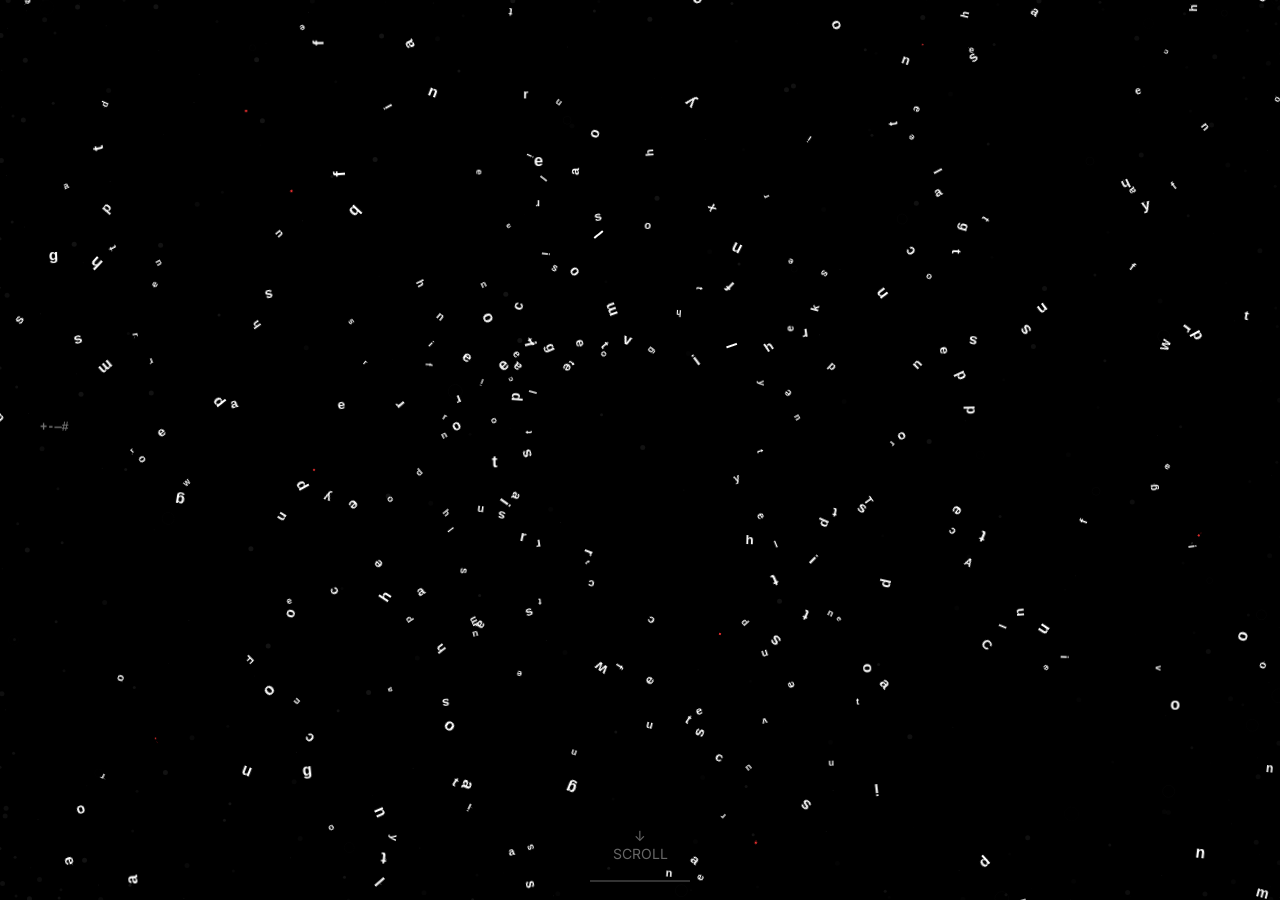
<file: AI Project/MD/vibecording/04_galaxy/index.html>
<!DOCTYPE html>
<html lang="en">

<head>
    <link rel="icon" type="image/png" href="../Assets/favicon.png">
    <meta charset="UTF-8">
    <meta name="viewport" content="width=device-width, initial-scale=1.0">
    <title>Galaxy Scroll - Lab</title>
    <style>
        * {
            margin: 0;
            padding: 0;
            box-sizing: border-box;
        }

        body {
            background-color: #000000;
            overflow: hidden;
            height: 100vh;
            font-family: 'Inter', -apple-system, system-ui, sans-serif;
        }

        canvas {
            display: block;
        }

        .description-container {
            position: fixed;
            left: 40px;
            top: 50%;
            transform: translateY(-50%);
            width: 280px;
            color: #fff;
            font-family: 'Courier New', monospace;
            font-size: 11px;
            line-height: 1.6;
            pointer-events: none;
            mix-blend-mode: difference;
            white-space: pre-wrap;
            z-index: 999;
        }

        .desc-title {
            font-weight: bold;
            display: block;
            margin-bottom: 8px;
            font-size: 12px;
        }

        .desc-body {
            display: block;
            color: #ccc;
        }

        .dud {
            color: #757575;
        }

        /* 모바일 최적화 */
        @media (max-width: 768px) {
            .description-container {
                display: none;
            }
        }
    </style>
    <link href="https://fonts.googleapis.com/css2?family=Inter:wght@700&display=swap" rel="stylesheet">

    <!-- Open Graph / Social -->
    <meta property="og:type" content="website">
    <meta property="og:url" content="https://sabum.me/03_Playground/lab_galaxy.html">
    <meta property="og:title" content="Galaxy Scroll - SABUM Lab">
    <meta property="og:description" content="Interactive visual experiment by SABUM">
    <meta property="og:image" content="https://sabum.me/assets/og-lab.png">

    <!-- Twitter -->
    <meta name="twitter:card" content="summary_large_image">
    <meta name="twitter:title" content="Galaxy Scroll - SABUM Lab">
    <meta name="twitter:description" content="Interactive visual experiment by SABUM">
    <meta name="twitter:image" content="https://sabum.me/assets/og-lab.png">
</head>

<body>
    <canvas id="canvas"></canvas>
    <div class="description-container">
        <span id="desc-title" class="desc-title"></span>
        <span id="desc-body" class="desc-body"></span>
    </div>

    <script>
        const canvas = document.getElementById('canvas');
        const ctx = canvas.getContext('2d');

        let galaxyChars = [];
        let charCache = {};
        let galaxyScrollY = 0;
        let galaxyLastScrollY = 0;
        let galaxyScrollSpeed = 0;
        const GALAXY_SCROLL_RANGE = 3000;

        function resizeCanvas() {
            canvas.width = window.innerWidth;
            canvas.height = window.innerHeight;
        }

        window.addEventListener('resize', () => { resizeCanvas(); init(); });

        class GalaxyChar {
            constructor(char, targetX, targetY, size, index, totalChars) {
                this.char = char;
                this.targetX = targetX;
                this.targetY = targetY;
                this.size = size;
                this.index = index;
                this.totalChars = totalChars;
                this.arrivalOffset = (index / totalChars) * 0.6;

                const angle = Math.random() * Math.PI * 2;
                const dist = 100 + Math.random() * Math.max(canvas.width, canvas.height) * 0.6;
                this.scatterX = canvas.width / 2 + Math.cos(angle) * dist;
                this.scatterY = canvas.height / 2 + Math.sin(angle) * dist;
                this.x = this.scatterX;
                this.y = this.scatterY;

                this.orbitAngle = angle;
                this.orbitSpeed = 0.0003 + Math.random() * 0.0003;
                this.orbitRadius = dist;
                this.rotation = Math.random() * Math.PI * 2;
                this.targetRotation = 0;
                this.spinSpeed = (Math.random() - 0.5) * 0.02;
                this.vx = 0;
                this.vy = 0;

                this.scatterOutOffset = Math.random() * 0.7;
                this.scatterOutX = 100 + Math.random() * (canvas.width - 200);
                this.scatterOutY = -300 - Math.random() * 400;

                const midOutX = (this.targetX + this.scatterOutX) / 2;
                const midOutY = (this.targetY + this.scatterOutY) / 2;
                const outCpOffset = 100 + Math.random() * 200;
                const outCpAngle = Math.random() * Math.PI * 2;
                this.outControlX = midOutX + Math.cos(outCpAngle) * outCpOffset;
                this.outControlY = midOutY + Math.sin(outCpAngle) * outCpOffset;

                this.trail = [];
                this.pathType = Math.floor(Math.random() * 3);

                const midX = (this.scatterX + this.targetX) / 2;
                const midY = (this.scatterY + this.targetY) / 2;
                const cpOffset = 100 + Math.random() * 200;
                const cpAngle = Math.random() * Math.PI * 2;
                this.controlX = midX + Math.cos(cpAngle) * cpOffset;
                this.controlY = midY + Math.sin(cpAngle) * cpOffset;

                this.sineAmplitude = 30 + Math.random() * 50;
                this.sineFrequency = 2 + Math.random() * 3;
                this.getBitmap();
            }

            getBitmap(useRed = false, renderSize = null) {
                const sz = renderSize || this.size;
                const colorKey = useRed ? 'red' : 'white';
                const key = `galaxy-${this.char}-${Math.round(sz)}-${colorKey}`;
                if (!charCache[key]) {
                    const padding = 4;
                    const c = document.createElement('canvas');
                    c.width = sz + padding * 2;
                    c.height = sz + padding * 2;
                    const cctx = c.getContext('2d');
                    cctx.fillStyle = useRed ? '#ff3333' : '#ffffff';
                    cctx.font = `700 ${sz}px "Inter", -apple-system, sans-serif`;
                    cctx.textAlign = 'center';
                    cctx.textBaseline = 'middle';
                    cctx.fillText(this.char, c.width / 2, c.height / 2);
                    charCache[key] = c;
                }
                return charCache[key];
            }

            update(progress, scrollSpeed) {
                const scrollY = progress * 3000;
                const p1 = Math.min(1, scrollY / 1500);
                const WORD_TRAVEL_TIME = 0.3;
                const arrivalProgress = Math.max(0, Math.min(1, (p1 - this.arrivalOffset) / WORD_TRAVEL_TIME));
                const easing1 = arrivalProgress * arrivalProgress * (3 - 2 * arrivalProgress);

                const pExit = Math.min(1, Math.max(0, (scrollY - 1500) / 1500));
                const exitEasing = pExit * pExit * (3 - 2 * pExit);
                const driftY = -200 * exitEasing;

                const SCATTER_OUT_TIME = 0.4;
                const scatterOutP = Math.max(0, Math.min(1, (pExit - this.scatterOutOffset) / SCATTER_OUT_TIME));
                const easingOut = scatterOutP * scatterOutP * (3 - 2 * scatterOutP);

                let goalX, goalY;
                const speedFactor = 1 + Math.abs(scrollSpeed) * 0.01;

                if (scrollY <= 1500) {
                    if (arrivalProgress < 0.1) {
                        this.orbitAngle += this.orbitSpeed;
                        this.scatterX = canvas.width / 2 + Math.cos(this.orbitAngle) * this.orbitRadius;
                        this.scatterY = canvas.height / 2 + Math.sin(this.orbitAngle) * this.orbitRadius;
                    }

                    const t = easing1;
                    if (this.pathType === 0) {
                        goalX = this.scatterX + (this.targetX - this.scatterX) * t;
                        goalY = this.scatterY + (this.targetY - this.scatterY) * t;
                    } else if (this.pathType === 1) {
                        const mt = 1 - t;
                        goalX = mt * mt * this.scatterX + 2 * mt * t * this.controlX + t * t * this.targetX;
                        goalY = mt * mt * this.scatterY + 2 * mt * t * this.controlY + t * t * this.targetY;
                    } else {
                        const baseX = this.scatterX + (this.targetX - this.scatterX) * t;
                        const baseY = this.scatterY + (this.targetY - this.scatterY) * t;
                        const dx = this.targetX - this.scatterX;
                        const dy = this.targetY - this.scatterY;
                        const len = Math.sqrt(dx * dx + dy * dy) || 1;
                        const perpX = -dy / len;
                        const perpY = dx / len;
                        const wave = Math.sin(t * Math.PI * this.sineFrequency) * this.sineAmplitude * (1 - t);
                        goalX = baseX + perpX * wave;
                        goalY = baseY + perpY * wave;
                    }

                    if (arrivalProgress >= 1) {
                        this.x = this.targetX;
                        this.y = this.targetY;
                        this.vx = 0;
                        this.vy = 0;
                        this.rotation = 0;
                    } else {
                        this.vx = (goalX - this.x) * 0.15 * speedFactor;
                        this.vy = (goalY - this.y) * 0.15 * speedFactor;
                        this.x += this.vx;
                        this.y += this.vy;

                        if (arrivalProgress < 0.1) this.rotation += this.spinSpeed;
                        else this.rotation += (this.targetRotation - this.rotation) * 0.08;
                    }
                } else {
                    const currentTargetY = this.targetY + driftY;
                    const t = easingOut;

                    if (this.pathType === 0) {
                        goalX = this.targetX + (this.scatterOutX - this.targetX) * t;
                        goalY = currentTargetY + (this.scatterOutY - currentTargetY) * t;
                    } else if (this.pathType === 1) {
                        const mt = 1 - t;
                        goalX = mt * mt * this.targetX + 2 * mt * t * this.outControlX + t * t * this.scatterOutX;
                        goalY = mt * mt * currentTargetY + 2 * mt * t * this.outControlY + t * t * this.scatterOutY;
                    } else {
                        const baseX = this.targetX + (this.scatterOutX - this.targetX) * t;
                        const baseY = currentTargetY + (this.scatterOutY - currentTargetY) * t;
                        const dx = this.scatterOutX - this.targetX;
                        const dy = this.scatterOutY - currentTargetY;
                        const len = Math.sqrt(dx * dx + dy * dy) || 1;
                        const perpX = -dy / len;
                        const perpY = dx / len;
                        const wave = Math.sin(t * Math.PI * this.sineFrequency) * this.sineAmplitude * t;
                        goalX = baseX + perpX * wave;
                        goalY = baseY + perpY * wave;
                    }

                    this.vx = (goalX - this.x) * 0.15 * speedFactor;
                    this.vy = (goalY - this.y) * 0.15 * speedFactor;
                    this.x += this.vx;
                    this.y += this.vy;
                    this.rotation += this.spinSpeed * (1 + t * 5);
                }

                if (Math.abs(this.vx) > 0.2 || Math.abs(this.vy) > 0.2) {
                    this.trail.push({ x: this.x, y: this.y });
                    if (this.trail.length > 15) this.trail.shift();
                } else {
                    if (this.trail.length > 0) this.trail.shift();
                }
            }

            render(progress = 0) {
                const scrollY = progress * 3000;
                let alpha = 1;
                if (scrollY > 1500) {
                    const pExit = (scrollY - 1500) / 1500;
                    const scatterOutP = Math.max(0, Math.min(1, (pExit - this.scatterOutOffset) / 0.4));
                    alpha = 1 - scatterOutP;
                }
                if (alpha <= 0) return;

                if (this.x < -100 || this.x > canvas.width + 100 || this.y < -100 || this.y > canvas.height + 100) return;

                if (this.trail.length > 1) {
                    ctx.save();
                    ctx.globalAlpha = alpha * 0.25;
                    ctx.strokeStyle = this.isRed ? '#ff3232' : '#ffffff';
                    ctx.lineWidth = 1;
                    ctx.setLineDash([2, 4]);
                    ctx.beginPath();
                    ctx.moveTo(this.trail[0].x, this.trail[0].y);
                    for (let i = 1; i < this.trail.length; i++) ctx.lineTo(this.trail[i].x, this.trail[i].y);
                    ctx.lineTo(this.x, this.y);
                    ctx.stroke();
                    ctx.restore();
                }

                const p1 = Math.min(1, scrollY / 1500);
                const arrivalP = Math.max(0, Math.min(1, (p1 - this.arrivalOffset) / 0.3));
                const renderSize = this.size + (17 - this.size) * arrivalP;

                const bmp = this.getBitmap(this.isRed, renderSize);
                ctx.save();
                ctx.globalAlpha = alpha;
                ctx.translate(this.x, this.y);
                ctx.rotate(this.rotation);
                ctx.drawImage(bmp, -bmp.width / 2, -bmp.height / 2);
                ctx.restore();
            }
        }

        function handleGalaxyScroll(e) {
            galaxyScrollY = Math.max(0, Math.min(GALAXY_SCROLL_RANGE, galaxyScrollY + e.deltaY));
        }

        function handleGalaxyTouchMove(e) {
            if (!e.touches.length) return;
            const touch = e.touches[0];
            const deltaY = (touch.clientY - (window.lastTouchY || touch.clientY)) * -2;
            window.lastTouchY = touch.clientY;
            galaxyScrollY = Math.max(0, Math.min(GALAXY_SCROLL_RANGE, galaxyScrollY + deltaY));
        }

        function init() {
            galaxyChars = [];
            charCache = {};
            galaxyScrollY = 0;
            galaxyLastScrollY = 0;
            galaxyScrollSpeed = 0;

            // 모바일 감지
            const isMobile = window.innerWidth < 768;

            // 원본 텍스트 (Sentence case로 변환)
            const rawQuote = "Scattered like stars in the cosmos, these letters drift aimlessly through digital space. As you scroll, gravity pulls them together. Chaos becomes order. Randomness transforms into meaning. Watch as entropy reverses and words emerge from the void. In the beginning there was only noise. Fragments of thought floating in an endless expanse. But with intention comes structure. With motion comes purpose. Each letter finds its place. Each word completes the whole. This is the dance of creation unfolding before your eyes.";
            const quote = rawQuote;

            const allWords = quote.replace(/[.,]/g, '').split(' ').filter(w => w.length > 0);
            const wordCount = allWords.length;

            const wordOrder = allWords.map((_, i) => i);
            for (let i = wordOrder.length - 1; i > 0; i--) {
                const j = Math.floor(Math.random() * (i + 1));
                [wordOrder[i], wordOrder[j]] = [wordOrder[j], wordOrder[i]];
            }

            const arrivalOrder = {};
            wordOrder.forEach((originalIdx, arrivalIdx) => { arrivalOrder[originalIdx] = arrivalIdx; });

            // 모바일: 폰트 축소
            const baseFontSize = isMobile ? 14 : 18;
            ctx.font = `700 ${baseFontSize}px "Inter", -apple-system, system-ui, sans-serif`;

            // 줄 폭 축소 (더 많은 줄바꿈)
            const maxLineWidth = isMobile ? canvas.width - 60 : canvas.width * 0.5;
            const words = quote.split(' ');
            const lines = [];
            let currentLine = '';

            words.forEach(word => {
                const testLine = currentLine ? currentLine + ' ' + word : word;
                const testWidth = ctx.measureText(testLine).width;
                if (testWidth > maxLineWidth && currentLine) {
                    lines.push(currentLine);
                    currentLine = word;
                } else {
                    currentLine = testLine;
                }
            });
            if (currentLine) lines.push(currentLine);

            const lineHeight = baseFontSize * (isMobile ? 1.8 : 1.6);
            const totalHeight = lines.length * lineHeight;
            let startY = (canvas.height - totalHeight) / 2 + baseFontSize;

            let globalWordIdx = 0;

            lines.forEach((line, lineIdx) => {
                const lineWidth = ctx.measureText(line).width;
                let currentX = (canvas.width - lineWidth) / 2;
                const lineWords = line.split(' ');

                lineWords.forEach((word) => {
                    const charFontSize = isMobile ? (6 + Math.random() * 6) : (8 + Math.random() * 9);
                    const wordArrivalIdx = arrivalOrder[globalWordIdx] || 0;
                    const wordArrivalOffset = 0.01 + (wordArrivalIdx / wordCount) * 0.69;

                    for (let char of word) {
                        if (char === ' ' || char === ',') { currentX += ctx.measureText(char).width; continue; }
                        const charWidth = ctx.measureText(char).width;
                        const isPeriod = (char === '.');
                        const gChar = new GalaxyChar(char, currentX + charWidth / 2, startY + lineIdx * lineHeight, charFontSize, 0, 1);
                        gChar.arrivalOffset = wordArrivalOffset;
                        gChar.targetSize = baseFontSize;
                        gChar.isRed = isPeriod;
                        galaxyChars.push(gChar);
                        currentX += charWidth;
                    }
                    currentX += ctx.measureText(' ').width;
                    globalWordIdx++;
                });
            });
        }

        function animate() {
            ctx.fillStyle = '#000000';
            ctx.fillRect(0, 0, canvas.width, canvas.height);

            galaxyScrollSpeed = galaxyScrollY - galaxyLastScrollY;
            galaxyLastScrollY = galaxyScrollY;

            const progress = galaxyScrollY / GALAXY_SCROLL_RANGE;
            const time = Date.now() * 0.001;

            // Background stars
            ctx.fillStyle = 'rgba(255, 255, 255, 0.15)';
            for (let i = 0; i < 320; i++) {
                const seed = i * 137.508;
                const sx = (Math.sin(seed) * 0.5 + 0.5) * canvas.width;
                const sy = (Math.cos(seed * 1.3) * 0.5 + 0.5) * canvas.height;
                const size = 0.5 + (i % 3);
                const twinkle = 0.3 + Math.sin(time + seed) * 0.2;
                ctx.globalAlpha = twinkle * Math.max(0, 1 - progress);
                ctx.beginPath();
                ctx.arc(sx, sy, size, 0, Math.PI * 2);
                ctx.fill();
            }

            ctx.strokeStyle = 'rgba(255, 255, 255, 0.1)';
            ctx.lineWidth = 0.5;
            for (let i = 0; i < 40; i++) {
                const seed = (i + 500) * 97.3;
                const sx = (Math.sin(seed) * 0.5 + 0.5) * canvas.width;
                const sy = (Math.cos(seed * 1.7) * 0.5 + 0.5) * canvas.height;
                const size = 3 + (i % 5);
                const twinkle = 0.2 + Math.sin(time * 0.5 + seed) * 0.15;
                ctx.globalAlpha = twinkle * Math.max(0, 1 - progress);
                ctx.beginPath();
                ctx.arc(sx, sy, size, 0, Math.PI * 2);
                ctx.stroke();
            }
            ctx.globalAlpha = 1;

            for (let i = 0; i < galaxyChars.length; i++) {
                galaxyChars[i].update(progress, galaxyScrollSpeed);
                galaxyChars[i].render(progress);
            }

            // Scroll indicator
            if (progress < 1) {
                ctx.save();
                ctx.fillStyle = 'rgba(255, 255, 255, 0.4)';
                ctx.font = '14px "Inter", sans-serif';
                ctx.textAlign = 'center';
                const arrowY = canvas.height - 60 + Math.sin(Date.now() * 0.003) * 5;
                ctx.fillText('↓', canvas.width / 2, arrowY);
                ctx.fillText('SCROLL', canvas.width / 2, arrowY + 18);
                ctx.fillStyle = 'rgba(255, 255, 255, 0.2)';
                ctx.fillRect(canvas.width / 2 - 50, canvas.height - 20, 100, 2);
                ctx.fillStyle = 'rgba(255, 255, 255, 0.6)';
                ctx.fillRect(canvas.width / 2 - 50, canvas.height - 20, 100 * progress, 2);
                ctx.restore();
            }

            requestAnimationFrame(animate);
        }

        class TextScramble {
            constructor(el) { this.el = el; this.chars = '!<>-_\\/[]{}—=+*^?#'; this.update = this.update.bind(this); }
            setText(newText) {
                const oldText = this.el.innerText, length = Math.max(oldText.length, newText.length);
                const promise = new Promise(resolve => this.resolve = resolve);
                this.queue = [];
                for (let i = 0; i < length; i++) this.queue.push({ from: oldText[i] || '', to: newText[i] || '', start: Math.floor(Math.random() * 40), end: Math.floor(Math.random() * 40) + 40 });
                cancelAnimationFrame(this.frameRequest); this.frame = 0; this.update(); return promise;
            }
            update() {
                let output = '', complete = 0;
                this.queue.forEach(q => {
                    if (this.frame >= q.end) { complete++; output += q.to; }
                    else if (this.frame >= q.start) { if (!q.char || Math.random() < 0.28) q.char = this.chars[Math.floor(Math.random() * this.chars.length)]; output += `<span class="dud">${q.char}</span>`; }
                    else output += q.from;
                });
                this.el.innerHTML = output;
                if (complete === this.queue.length) this.resolve(); else { this.frameRequest = requestAnimationFrame(this.update); this.frame++; }
            }
        }

        window.addEventListener('wheel', handleGalaxyScroll, { passive: true });
        window.addEventListener('touchmove', handleGalaxyTouchMove, { passive: true });
        window.addEventListener('touchstart', (e) => { if (e.touches.length) window.lastTouchY = e.touches[0].clientY; });

        document.fonts.ready.then(() => {
            resizeCanvas();
            init();
            animate();

            setTimeout(() => {
                const fxTitle = new TextScramble(document.getElementById('desc-title'));
                const fxBody = new TextScramble(document.getElementById('desc-body'));
                fxTitle.setText('GALACTIC VORTEX').then(() => {
                    setTimeout(() => {
                        fxBody.setText(`Particles orbit an invisible
mass, spiraling inward.

A simulation of gravitational
accumulation on a cosmic scale.

Scroll to assemble letters.
Continue to scatter them.

Three phases: Chaos,
Order, and Dissolution.`);
                    }, 500);
                });
            }, 1000);
        });
    </script>
</body>

</html>
</file>
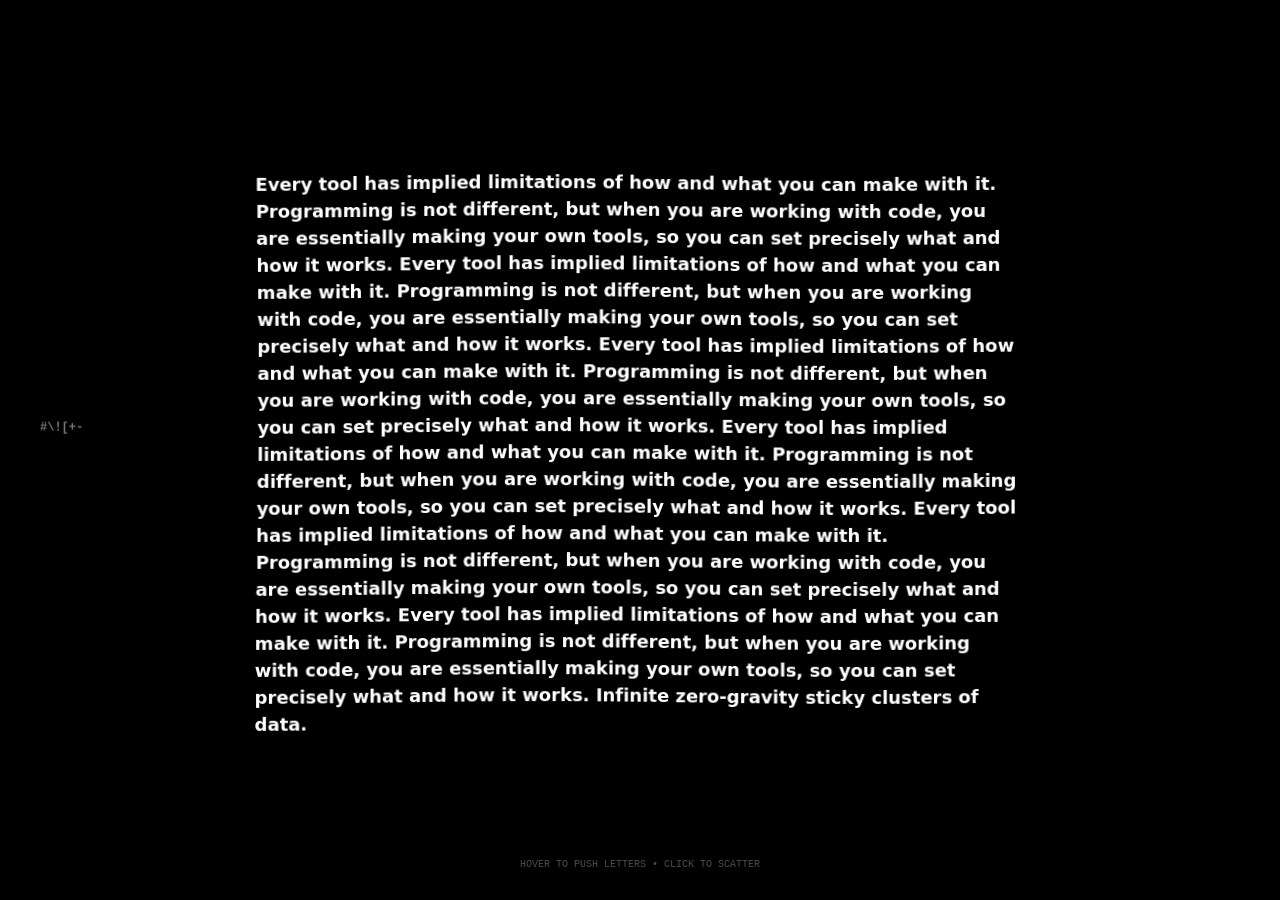
<file: AI Project/MD/vibecording/06_physics/index.html>
<!DOCTYPE html>
<html lang="en">

<head>
    <link rel="icon" type="image/png" href="../Assets/favicon.png">
    <meta charset="UTF-8">
    <meta name="viewport" content="width=device-width, initial-scale=1.0">
    <title>Physics Typography - Lab</title>
    <style>
        * {
            margin: 0;
            padding: 0;
            box-sizing: border-box;
        }

        body {
            background-color: #000000;
            overflow: hidden;
            height: 100vh;
            font-family: 'Inter', -apple-system, system-ui, sans-serif;
        }

        canvas {
            display: block;
        }

        .description-container {
            position: fixed;
            left: 40px;
            top: 50%;
            transform: translateY(-50%);
            width: 280px;
            color: #fff;
            font-family: 'Courier New', monospace;
            font-size: 11px;
            line-height: 1.6;
            pointer-events: none;
            mix-blend-mode: difference;
            white-space: pre-wrap;
            z-index: 999;
        }

        .desc-title {
            font-weight: bold;
            display: block;
            margin-bottom: 8px;
            font-size: 12px;
        }

        .desc-body {
            display: block;
            color: #ccc;
        }

        .dud {
            color: #757575;
        }

        .interaction-hint {
            position: fixed;
            bottom: 30px;
            left: 50%;
            transform: translateX(-50%);
            color: rgba(255, 255, 255, 0.3);
            font-family: 'Courier New', monospace;
            font-size: 10px;
            pointer-events: none;
        }
    </style>
    <link href="https://fonts.googleapis.com/css2?family=Inter:wght@700&display=swap" rel="stylesheet">

    <!-- Open Graph / Social -->
    <meta property="og:type" content="website">
    <meta property="og:url" content="https://sabum.me/03_Playground/lab_physics.html">
    <meta property="og:title" content="Physics Typography - SABUM Lab">
    <meta property="og:description" content="Interactive visual experiment by SABUM">
    <meta property="og:image" content="https://sabum.me/assets/og-lab.png">

    <!-- Twitter -->
    <meta name="twitter:card" content="summary_large_image">
    <meta name="twitter:title" content="Physics Typography - SABUM Lab">
    <meta name="twitter:description" content="Interactive visual experiment by SABUM">
    <meta name="twitter:image" content="https://sabum.me/assets/og-lab.png">
</head>

<body>
    <canvas id="canvas"></canvas>
    <div class="description-container">
        <span id="desc-title" class="desc-title"></span>
        <span id="desc-body" class="desc-body"></span>
    </div>
    <div class="interaction-hint">HOVER TO PUSH LETTERS • CLICK TO SCATTER</div>

    <script>
        const canvas = document.getElementById('canvas');
        const ctx = canvas.getContext('2d');

        let physicsChars = [];
        let physicsGroups = {};
        let charCache = {};
        const mouse = { x: null, y: null };

        function resizeCanvas() {
            canvas.width = window.innerWidth;
            canvas.height = window.innerHeight;
        }

        window.addEventListener('resize', () => { resizeCanvas(); init(); });

        canvas.addEventListener('mousemove', (e) => {
            const rect = canvas.getBoundingClientRect();
            mouse.x = e.clientX - rect.left;
            mouse.y = e.clientY - rect.top;
        });

        window.addEventListener('mouseleave', () => { mouse.x = null; mouse.y = null; });

        // 터치 지원
        canvas.addEventListener('touchstart', (e) => {
            e.preventDefault();
            const rect = canvas.getBoundingClientRect();
            const touch = e.touches[0];
            mouse.x = touch.clientX - rect.left;
            mouse.y = touch.clientY - rect.top;
        }, { passive: false });

        canvas.addEventListener('touchmove', (e) => {
            e.preventDefault();
            const rect = canvas.getBoundingClientRect();
            const touch = e.touches[0];
            mouse.x = touch.clientX - rect.left;
            mouse.y = touch.clientY - rect.top;
        }, { passive: false });

        canvas.addEventListener('touchend', () => {
            mouse.x = null;
            mouse.y = null;
        });

        class PhysicsChar {
            constructor(char, x, y, size, groupId = null) {
                this.char = char;
                this.x = x;
                this.y = y;
                this.baseX = x;
                this.baseY = y;
                this.vx = (Math.random() - 0.5) * 0.5;
                this.vy = (Math.random() - 0.5) * 0.5;
                this.size = size;
                this.rotation = 0;
                this.vRotation = 0;
                this.isBroken = false;
                this.groupId = groupId;
                this.brokenTime = 0;
                this.getBitmap();
            }

            getBitmap() {
                const key = `${this.char}-${this.size}`;
                if (!charCache[key]) {
                    const c = document.createElement('canvas');
                    const padding = 10;
                    c.width = this.size + padding * 2;
                    c.height = this.size + padding * 2;
                    const cctx = c.getContext('2d');
                    cctx.font = `700 ${this.size}px "Inter", -apple-system, system-ui, sans-serif`;
                    cctx.fillStyle = 'white';
                    cctx.textAlign = 'center';
                    cctx.textBaseline = 'middle';
                    cctx.fillText(this.char, c.width / 2, c.height / 2);
                    charCache[key] = c;
                }
                return charCache[key];
            }

            update() {
                const now = Date.now();
                let dx = mouse.x - this.x;
                let dy = mouse.y - this.y;
                let dist = Math.sqrt(dx * dx + dy * dy);
                const mousePower = 130;

                if (!this.isBroken) {
                    const swayTime = now * 0.0008;
                    let targetX = this.baseX + Math.sin(swayTime + this.baseY * 0.01) * 1.5;
                    let targetY = this.baseY + Math.cos(swayTime + this.baseX * 0.01) * 1.5;

                    if (mouse.x !== null && dist < mousePower) {
                        const pushForce = (mousePower - dist) / mousePower;
                        targetX += (this.x - mouse.x) * pushForce * 0.5;
                        targetY += (this.y - mouse.y) * pushForce * 0.5;

                        if (dist < 60 && Math.random() < 0.25) {
                            this.breakGroup();
                        }
                    }

                    this.x += (targetX - this.x) * 0.1;
                    this.y += (targetY - this.y) * 0.1;
                    this.rotation += (0 - this.rotation) * 0.1;
                } else {
                    const recoveryDelay = 4500;
                    const timeSinceBroken = now - this.brokenTime;

                    if (timeSinceBroken > recoveryDelay) {
                        const dxToHome = this.baseX - this.x;
                        const dyToHome = this.baseY - this.y;
                        const distToHome = Math.sqrt(dxToHome * dxToHome + dyToHome * dyToHome);

                        const moveSpeed = 0.04;
                        this.vx = dxToHome * moveSpeed;
                        this.vy = dyToHome * moveSpeed;
                        this.vRotation *= 0.85;
                        this.rotation += (0 - this.rotation) * 0.06;

                        if (distToHome < 0.5 && Math.abs(this.rotation) < 0.01) {
                            this.isBroken = false;
                            this.x = this.baseX;
                            this.y = this.baseY;
                            this.rotation = 0;
                            this.vx = 0;
                            this.vy = 0;
                            this.vRotation = 0;
                            this.brokenTime = 0;
                        }
                    } else {
                        this.vx *= 0.99;
                        this.vy *= 0.99;
                        this.vRotation *= 0.99;
                    }

                    this.x += this.vx;
                    this.y += this.vy;
                    this.rotation += this.vRotation;

                    const bounce = -0.5;
                    if (this.x < 0) { this.x = 0; this.vx *= bounce; }
                    else if (this.x > canvas.width) { this.x = canvas.width; this.vx *= bounce; }
                    if (this.y < 0) { this.y = 0; this.vy *= bounce; }
                    else if (this.y > canvas.height) { this.y = canvas.height; this.vy *= bounce; }
                }
            }

            breakGroup() {
                if (this.isBroken) return;
                const groupMembers = (this.groupId && physicsGroups[this.groupId]) ? physicsGroups[this.groupId] : [this];
                const now = Date.now();

                const angle = Math.atan2(this.y - (mouse.y || this.y), this.x - (mouse.x || this.x)) + (Math.random() - 0.5) * 0.3;
                const speed = 2 + Math.random() * 3;
                const sharedVX = Math.cos(angle) * speed;
                const sharedVY = Math.sin(angle) * speed;
                const sharedVRot = (Math.random() - 0.5) * 0.12;

                for (let i = 0; i < groupMembers.length; i++) {
                    const c = groupMembers[i];
                    if (!c.isBroken) {
                        c.isBroken = true;
                        c.brokenTime = now;
                        c.vx = sharedVX;
                        c.vy = sharedVY;
                        c.vRotation = sharedVRot;
                    }
                }
            }

            render() {
                const bitmap = this.getBitmap();
                ctx.save();
                ctx.translate(this.x, this.y);
                ctx.rotate(this.rotation);
                ctx.drawImage(bitmap, -bitmap.width / 2, -bitmap.height / 2);
                ctx.restore();
            }
        }

        function init() {
            physicsChars = [];
            charCache = {};
            physicsGroups = {};

            const baseQuote = "Every tool has implied limitations of how and what you can make with it. Programming is not different, but when you are working with code, you are essentially making your own tools, so you can set precisely what and how it works. ";
            const quote = (baseQuote + baseQuote).repeat(3) + "Infinite zero-gravity sticky clusters of data.";

            const fontSize = 18;
            ctx.font = `700 ${fontSize}px "Inter", -apple-system, system-ui, sans-serif`;

            const startX = canvas.width * 0.2;
            const wrapLimit = canvas.width * 0.8;
            const lineHeight = fontSize * 1.5;
            const words = quote.split(' ');

            let tempX = startX;
            let lineCount = 1;
            words.forEach(word => {
                const wordWidth = ctx.measureText(word + ' ').width;
                if (tempX + wordWidth > wrapLimit) { tempX = startX; lineCount++; }
                tempX += wordWidth;
            });

            const totalHeight = lineCount * lineHeight;
            let currentY = (canvas.height - totalHeight) / 2 + fontSize;
            let currentX = startX;

            words.forEach((word, wordIdx) => {
                const wordWidth = ctx.measureText(word + ' ').width;
                if (currentX + wordWidth > wrapLimit) { currentX = startX; currentY += lineHeight; }

                const rand = Math.random();
                let groupId;
                if (rand < 0.45) groupId = `word-${wordIdx}`;
                else if (rand < 0.8) groupId = `chunk-${Math.floor(physicsChars.length / 3)}`;
                else groupId = null;

                if (groupId && !physicsGroups[groupId]) physicsGroups[groupId] = [];

                for (let char of word) {
                    const charWidth = ctx.measureText(char).width;
                    const pChar = new PhysicsChar(char, currentX + charWidth / 2, currentY, fontSize, groupId);
                    physicsChars.push(pChar);
                    if (groupId) physicsGroups[groupId].push(pChar);
                    currentX += charWidth;
                }
                currentX += ctx.measureText(' ').width;
            });
        }

        function animate() {
            ctx.fillStyle = '#000000';
            ctx.fillRect(0, 0, canvas.width, canvas.height);

            // Spatial Partitioning Grid for collision
            const gridSize = 50;
            const grid = {};

            for (let i = 0; i < physicsChars.length; i++) {
                const pc = physicsChars[i];
                pc.update();
                if (pc.isBroken) {
                    const gx = Math.floor(pc.x / gridSize);
                    const gy = Math.floor(pc.y / gridSize);
                    const key = `${gx},${gy}`;
                    if (!grid[key]) grid[key] = [];
                    grid[key].push(pc);
                }
            }

            for (let i = 0; i < physicsChars.length; i++) {
                const pc = physicsChars[i];
                if (pc.isBroken) {
                    const gx = Math.floor(pc.x / gridSize);
                    const gy = Math.floor(pc.y / gridSize);
                    const minDist = pc.size * 0.7;
                    const minDistSq = minDist * minDist;

                    for (let ox = -1; ox <= 1; ox++) {
                        for (let oy = -1; oy <= 1; oy++) {
                            const neighbor = grid[`${gx + ox},${gy + oy}`];
                            if (neighbor) {
                                for (let j = 0; j < neighbor.length; j++) {
                                    const other = neighbor[j];
                                    if (pc === other) continue;
                                    const dx = other.x - pc.x;
                                    const dy = other.y - pc.y;
                                    const distSq = dx * dx + dy * dy;
                                    if (distSq < minDistSq) {
                                        const dist = Math.sqrt(distSq) || 0.1;
                                        const force = (minDist - dist) * 0.05;
                                        const angle = Math.atan2(dy, dx);
                                        const fx = Math.cos(angle) * force;
                                        const fy = Math.sin(angle) * force;
                                        pc.vx -= fx;
                                        pc.vy -= fy;
                                        other.vx += fx;
                                        other.vy += fy;
                                    }
                                }
                            }
                        }
                    }
                }
                pc.render();
            }

            // Red outline indicator
            if (mouse.x !== null) {
                ctx.save();
                ctx.beginPath();
                ctx.arc(mouse.x, mouse.y, 80, 0, Math.PI * 2);
                ctx.strokeStyle = 'rgba(255, 0, 0, 0.4)';
                ctx.lineWidth = 1;
                ctx.stroke();
                ctx.restore();
            }

            requestAnimationFrame(animate);
        }

        class TextScramble {
            constructor(el) { this.el = el; this.chars = '!<>-_\\/[]{}—=+*^?#'; this.update = this.update.bind(this); }
            setText(newText) {
                const oldText = this.el.innerText, length = Math.max(oldText.length, newText.length);
                const promise = new Promise(resolve => this.resolve = resolve);
                this.queue = [];
                for (let i = 0; i < length; i++) this.queue.push({ from: oldText[i] || '', to: newText[i] || '', start: Math.floor(Math.random() * 40), end: Math.floor(Math.random() * 40) + 40 });
                cancelAnimationFrame(this.frameRequest); this.frame = 0; this.update(); return promise;
            }
            update() {
                let output = '', complete = 0;
                this.queue.forEach(q => {
                    if (this.frame >= q.end) { complete++; output += q.to; }
                    else if (this.frame >= q.start) { if (!q.char || Math.random() < 0.28) q.char = this.chars[Math.floor(Math.random() * this.chars.length)]; output += `<span class="dud">${q.char}</span>`; }
                    else output += q.from;
                });
                this.el.innerHTML = output;
                if (complete === this.queue.length) this.resolve(); else { this.frameRequest = requestAnimationFrame(this.update); this.frame++; }
            }
        }

        // Wait for font to load
        document.fonts.ready.then(() => {
            resizeCanvas();
            init();
            animate();

            setTimeout(() => {
                const fxTitle = new TextScramble(document.getElementById('desc-title'));
                const fxBody = new TextScramble(document.getElementById('desc-body'));
                fxTitle.setText('PHYSICS SIMULATION').then(() => {
                    setTimeout(() => {
                        fxBody.setText(`Letters obey Newtonian
mechanics—gravity, collision,
and restitution.

Typography becomes a
playground of kinetic energy.

Hover to push letters,
get close to scatter.

Letters return home
after 4.5 seconds.`);
                    }, 500);
                });
            }, 1000);
        });
    </script>
</body>

</html>
</file>
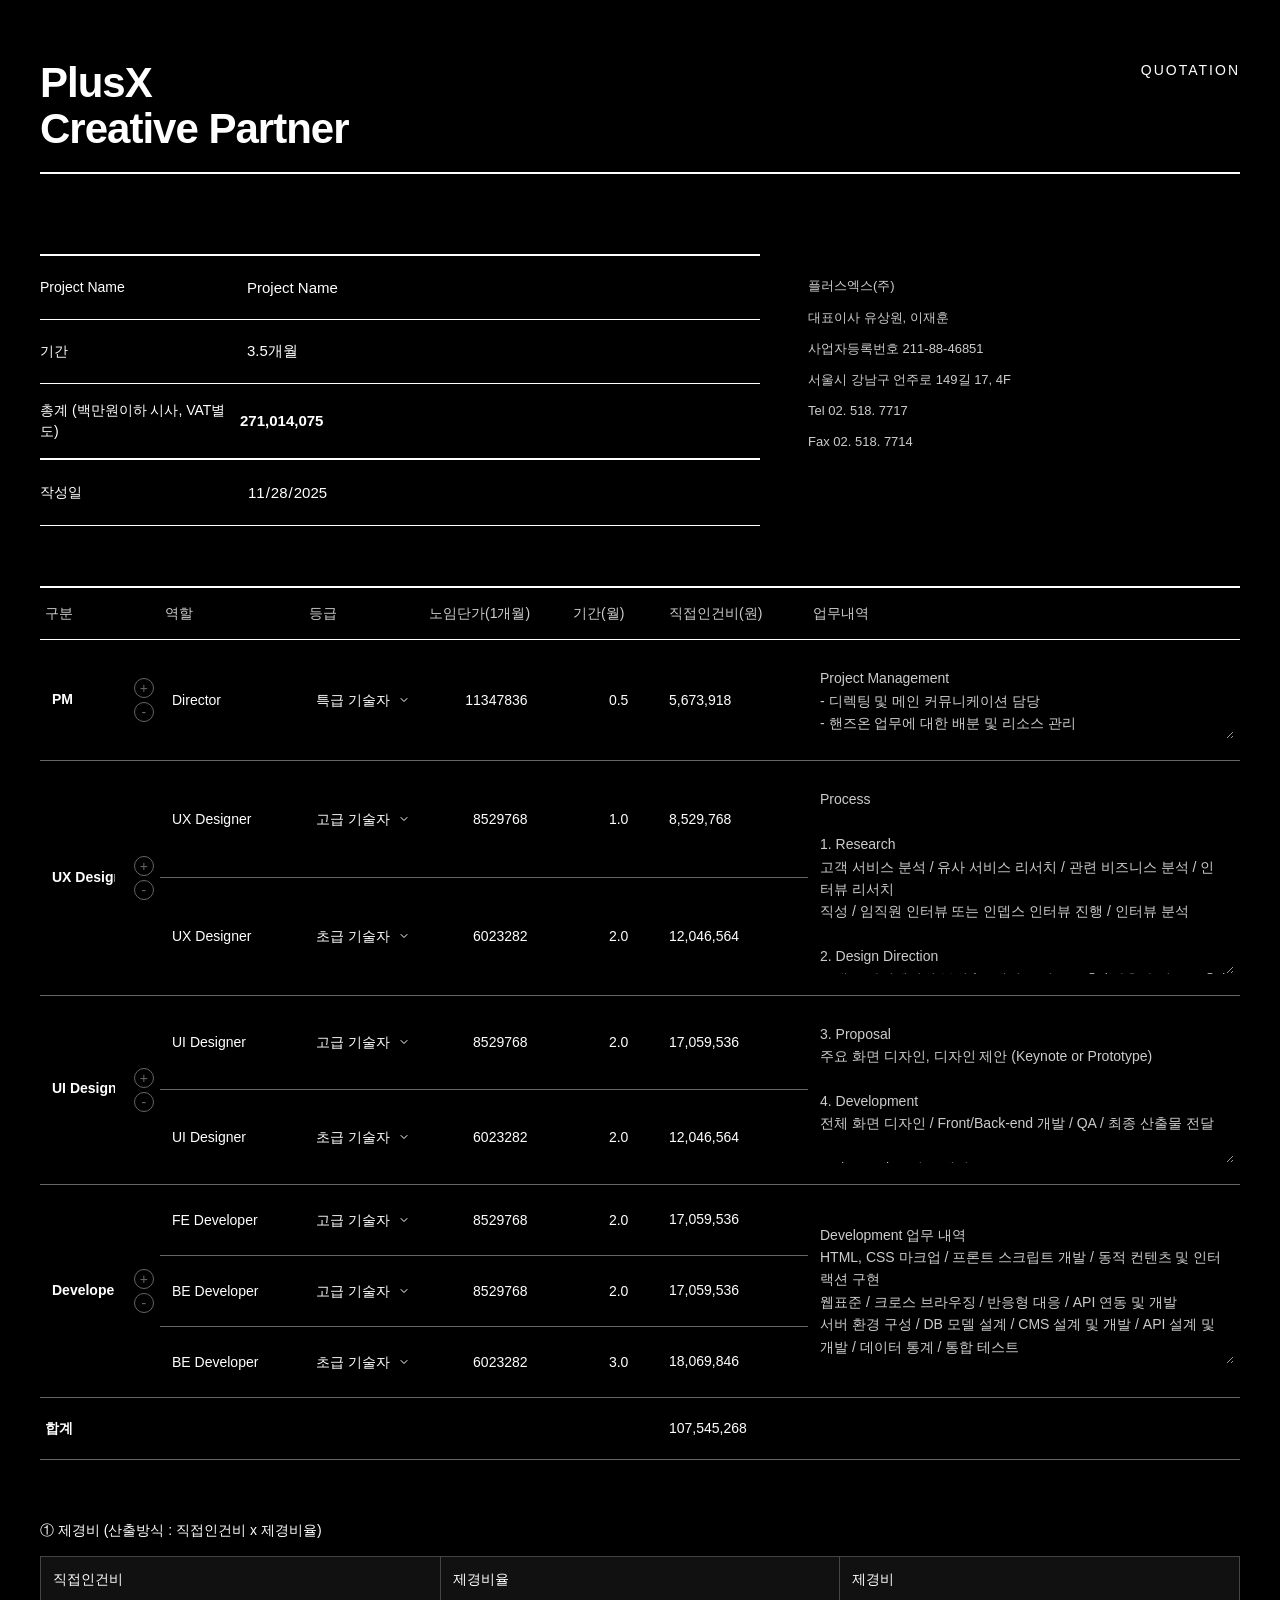
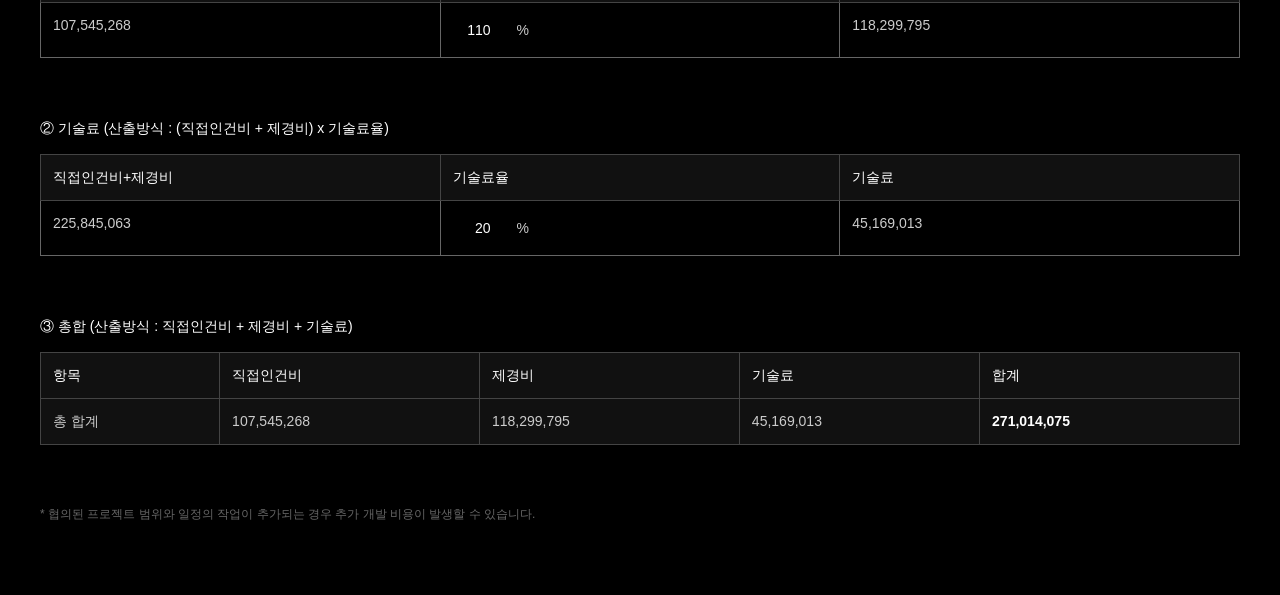
<file: AI Project/MD/vibecording/quotation_project/index.html>
<!DOCTYPE html>
<html lang="ko">

<head>
    <meta charset="UTF-8">
    <meta name="viewport" content="width=device-width, initial-scale=1.0">
    <title>PlusX Creative Partner Quotation</title>
    <link rel="stylesheet" href="style.css">
</head>

<body>
    <div class="container">
        <!-- Header -->
        <header class="fade-in">
            <h1>PlusX<br>Creative Partner</h1>
            <div class="quotation-label">QUOTATION</div>
        </header>

        <div class="info-container fade-in delay-1">
            <!-- Project Info -->
            <section class="project-info">
                <div class="info-row">
                    <span class="label">Project Name</span>
                    <span class="value"><input type="text" value="Project Name" class="text-input"
                            style="width: 100%;"></span>
                </div>
                <div class="info-row">
                    <span class="label">기간</span>
                    <span class="value"><input type="text" value="3.5개월" class="text-input"></span>
                </div>
                <div class="info-row total-row">
                    <span class="label">총계 (백만원이하 시사, VAT별도)</span>
                    <span class="value total-amount" id="grand-total-top">0</span>
                </div>
                <div class="info-row">
                    <span class="label">작성일</span>
                    <span class="value"><input type="date" value="2025-11-28" class="text-input"></span>
                </div>
            </section>

            <!-- Company Info -->
            <div class="company-info">
                <p>플러스엑스(주)</p>
                <p>대표이사 유상원, 이재훈</p>
                <p>사업자등록번호 211-88-46851</p>
                <p>서울시 강남구 언주로 149길 17, 4F</p>
                <p>Tel 02. 518. 7717</p>
                <p>Fax 02. 518. 7714</p>
            </div>
        </div>

        <!-- Main Table -->
        <table class="main-table slide-up delay-2">
            <colgroup>
                <col style="width: 10%">
                <col style="width: 12%">
                <col style="width: 10%">
                <col style="width: 12%">
                <col style="width: 8%">
                <col style="width: 12%">
                <col style="width: 36%">
            </colgroup>
            <thead>
                <tr>
                    <th style="width: 10%">구분</th>
                    <th style="width: 12%">역할</th>
                    <th style="width: 10%">등급</th>
                    <th style="width: 12%">노임단가(1개월)</th>
                    <th style="width: 8%">기간(월)</th>
                    <th style="width: 12%">직접인건비(원)</th>
                    <th style="width: 36%">업무내역</th>
                </tr>
            </thead>
            <tbody id="quotation-body">
                <!-- PM -->
                <tr class="role-row">
                    <td><input type="text" class="text-input" value="PM"
                            style="font-weight: bold; width: 70%; display: inline-block;">
                        <div class="row-controls">
                            <button class="add-row-btn" data-role="PM">+</button>
                            <button class="remove-row-btn" data-role="PM">-</button>
                        </div>
                    </td>
                    <td><input type="text" class="text-input" value="Director"></td>
                    <td>
                        <select class="grade-select">
                            <option value="특급기술자" selected>특급 기술자</option>
                            <option value="고급기술자">고급 기술자</option>
                            <option value="중급기술자">중급 기술자</option>
                            <option value="초급기술자">초급 기술자</option>
                        </select>
                    </td>
                    <td><input type="number" class="num-input unit-price" value="11347836"></td>
                    <td><input type="number" class="num-input duration" value="0.5" step="0.1"></td>
                    <td class="row-total">0</td>
                    <td><textarea class="desc-input">Project Management
- 디렉팅 및 메인 커뮤니케이션 담당
- 핸즈온 업무에 대한 배분 및 리소스 관리</textarea></td>
                </tr>

                <!-- UX Design -->
                <tr class="role-row">
                    <td rowspan="2"><input type="text" class="text-input" value="UX Design"
                            style="font-weight: bold; width: 70%; display: inline-block;">
                        <div class="row-controls">
                            <button class="add-row-btn" data-role="UX Design">+</button>
                            <button class="remove-row-btn" data-role="UX Design">-</button>
                        </div>
                    </td>
                    <td><input type="text" class="text-input" value="UX Designer"></td>
                    <td>
                        <select class="grade-select">
                            <option value="특급기술자">특급 기술자</option>
                            <option value="고급기술자" selected>고급 기술자</option>
                            <option value="중급기술자">중급 기술자</option>
                            <option value="초급기술자">초급 기술자</option>
                        </select>
                    </td>
                    <td><input type="number" class="num-input unit-price" value="8529768"></td>
                    <td><input type="number" class="num-input duration" value="1.0" step="0.1"></td>
                    <td class="row-total">0</td>
                    <td rowspan="2"><textarea class="desc-input" rows="8">Process

1. Research
고객 서비스 분석 / 유사 서비스 리서치 / 관련 비즈니스 분석 / 인터뷰 리서치
직성 / 임직원 인터뷰 또는 인뎁스 인터뷰 진행 / 인터뷰 분석

2. Design Direction
브랜드 아이덴티티 분석 / 그래픽 모티브 도출 / 사용자 니즈 도출 / 인사이트 도출 / 디자인 키워드 도출 / UI/UX 원칙 정의</textarea></td>
                </tr>
                <tr class="role-row">
                    <td><input type="text" class="text-input" value="UX Designer"></td>
                    <td>
                        <select class="grade-select">
                            <option value="특급기술자">특급 기술자</option>
                            <option value="고급기술자">고급 기술자</option>
                            <option value="중급기술자">중급 기술자</option>
                            <option value="초급기술자" selected>초급 기술자</option>
                        </select>
                    </td>
                    <td><input type="number" class="num-input unit-price" value="6023282"></td>
                    <td><input type="number" class="num-input duration" value="2.0" step="0.1"></td>
                    <td class="row-total">0</td>
                </tr>

                <!-- UI Design -->
                <tr class="role-row">
                    <td rowspan="2"><input type="text" class="text-input" value="UI Design"
                            style="font-weight: bold; width: 70%; display: inline-block;">
                        <div class="row-controls">
                            <button class="add-row-btn" data-role="UI Design">+</button>
                            <button class="remove-row-btn" data-role="UI Design">-</button>
                        </div>
                    </td>
                    <td><input type="text" class="text-input" value="UI Designer"></td>
                    <td>
                        <select class="grade-select">
                            <option value="특급기술자">특급 기술자</option>
                            <option value="고급기술자" selected>고급 기술자</option>
                            <option value="중급기술자">중급 기술자</option>
                            <option value="초급기술자">초급 기술자</option>
                        </select>
                    </td>
                    <td><input type="number" class="num-input unit-price" value="8529768"></td>
                    <td><input type="number" class="num-input duration" value="2.0" step="0.1"></td>
                    <td class="row-total">0</td>
                    <td rowspan="2"><textarea class="desc-input" rows="6">3. Proposal
주요 화면 디자인, 디자인 제안 (Keynote or Prototype)

4. Development
전체 화면 디자인 / Front/Back-end 개발 / QA / 최종 산출물 전달

UX/UI Design 업무 내역
디자인 요소 정의 / 홈 화면 디자인 / 전체 화면 디자인 (Figma) / Figma Component Guide / Design System Guide</textarea></td>
                </tr>
                <tr class="role-row">
                    <td><input type="text" class="text-input" value="UI Designer"></td>
                    <td>
                        <select class="grade-select">
                            <option value="특급기술자">특급 기술자</option>
                            <option value="고급기술자">고급 기술자</option>
                            <option value="중급기술자">중급 기술자</option>
                            <option value="초급기술자" selected>초급 기술자</option>
                        </select>
                    </td>
                    <td><input type="number" class="num-input unit-price" value="6023282"></td>
                    <td><input type="number" class="num-input duration" value="2.0" step="0.1"></td>
                    <td class="row-total">0</td>
                </tr>

                <!-- Developer -->
                <tr class="role-row">
                    <td rowspan="3"><input type="text" class="text-input" value="Developer"
                            style="font-weight: bold; width: 70%; display: inline-block;">
                        <div class="row-controls">
                            <button class="add-row-btn" data-role="Developer">+</button>
                            <button class="remove-row-btn" data-role="Developer">-</button>
                        </div>
                    </td>
                    <td><input type="text" class="text-input" value="FE Developer"></td>
                    <td>
                        <select class="grade-select">
                            <option value="특급기술자">특급 기술자</option>
                            <option value="고급기술자" selected>고급 기술자</option>
                            <option value="중급기술자">중급 기술자</option>
                            <option value="초급기술자">초급 기술자</option>
                        </select>
                    </td>
                    <td><input type="number" class="num-input unit-price" value="8529768"></td>
                    <td><input type="number" class="num-input duration" value="2.0" step="0.1"></td>
                    <td class="row-total">0</td>
                    <td rowspan="3"><textarea class="desc-input" rows="6">Development 업무 내역
HTML, CSS 마크업 / 프론트 스크립트 개발 / 동적 컨텐츠 및 인터랙션 구현
웹표준 / 크로스 브라우징 / 반응형 대응 / API 연동 및 개발
서버 환경 구성 / DB 모델 설계 / CMS 설계 및 개발 / API 설계 및 개발 / 데이터 통계 / 통합 테스트</textarea></td>
                </tr>
                <tr class="role-row">
                    <td><input type="text" class="text-input" value="BE Developer"></td>
                    <td>
                        <select class="grade-select">
                            <option value="특급기술자">특급 기술자</option>
                            <option value="고급기술자" selected>고급 기술자</option>
                            <option value="중급기술자">중급 기술자</option>
                            <option value="초급기술자">초급 기술자</option>
                        </select>
                    </td>
                    <td><input type="number" class="num-input unit-price" value="8529768"></td>
                    <td><input type="number" class="num-input duration" value="2.0" step="0.1"></td>
                    <td class="row-total">0</td>
                </tr>
                <tr class="role-row">
                    <td><input type="text" class="text-input" value="BE Developer"></td>
                    <td>
                        <select class="grade-select">
                            <option value="특급기술자">특급 기술자</option>
                            <option value="고급기술자">고급 기술자</option>
                            <option value="중급기술자">중급 기술자</option>
                            <option value="초급기술자" selected>초급 기술자</option>
                        </select>
                    </td>
                    <td><input type="number" class="num-input unit-price" value="6023282"></td>
                    <td><input type="number" class="num-input duration" value="3.0" step="0.1"></td>
                    <td class="row-total">0</td>
                </tr>
            </tbody>
            <tfoot>
                <tr>
                    <td colspan="5" style="text-align: left; font-weight: bold;">합계</td>
                    <td class="row-total total-highlight" id="direct-labor-total">0</td>
                    <td></td>
                </tr>
            </tfoot>
        </table>

        <!-- Calculation Details -->
        <div class="calc-details slide-up delay-3">
            <div class="calc-section">
                <h4>① 제경비 (산출방식 : 직접인건비 x 제경비율)</h4>
                <table class="sub-table">
                    <colgroup>
                        <col style="width: 33.33%">
                        <col style="width: 33.33%">
                        <col style="width: 33.33%">
                    </colgroup>
                    <tr>
                        <th>직접인건비</th>
                        <th>제경비율</th>
                        <th>제경비</th>
                    </tr>
                    <tr>
                        <td id="sub-direct-labor">0</td>
                        <td><input type="number" id="overhead-rate" class="rate-input" value="110"> %</td>
                        <td id="sub-overhead">0</td>
                    </tr>
                </table>
            </div>

            <div class="calc-section">
                <h4>② 기술료 (산출방식 : (직접인건비 + 제경비) x 기술료율)</h4>
                <table class="sub-table">
                    <colgroup>
                        <col style="width: 33.33%">
                        <col style="width: 33.33%">
                        <col style="width: 33.33%">
                    </colgroup>
                    <tr>
                        <th>직접인건비+제경비</th>
                        <th>기술료율</th>
                        <th>기술료</th>
                    </tr>
                    <tr>
                        <td id="sub-labor-overhead">0</td>
                        <td><input type="number" id="profit-rate" class="rate-input" value="20"> %</td>
                        <td id="sub-profit">0</td>
                    </tr>
                </table>
            </div>

            <div class="calc-section">
                <h4>③ 총합 (산출방식 : 직접인건비 + 제경비 + 기술료)</h4>
                <table class="sub-table highlight-table">
                    <tr>
                        <th>항목</th>
                        <th>직접인건비</th>
                        <th>제경비</th>
                        <th>기술료</th>
                        <th>합계</th>
                    </tr>
                    <tr>
                        <td>총 합계</td>
                        <td id="final-direct-labor">0</td>
                        <td id="final-overhead">0</td>
                        <td id="final-profit">0</td>
                        <td id="final-grand-total">0</td>
                    </tr>
                </table>
            </div>

            <p class="footnote">* 협의된 프로젝트 범위와 일정의 작업이 추가되는 경우 추가 개발 비용이 발생할 수 있습니다.</p>


        </div>
    </div>

    <script src="script.js"></script>
</body>

</html>
</file>
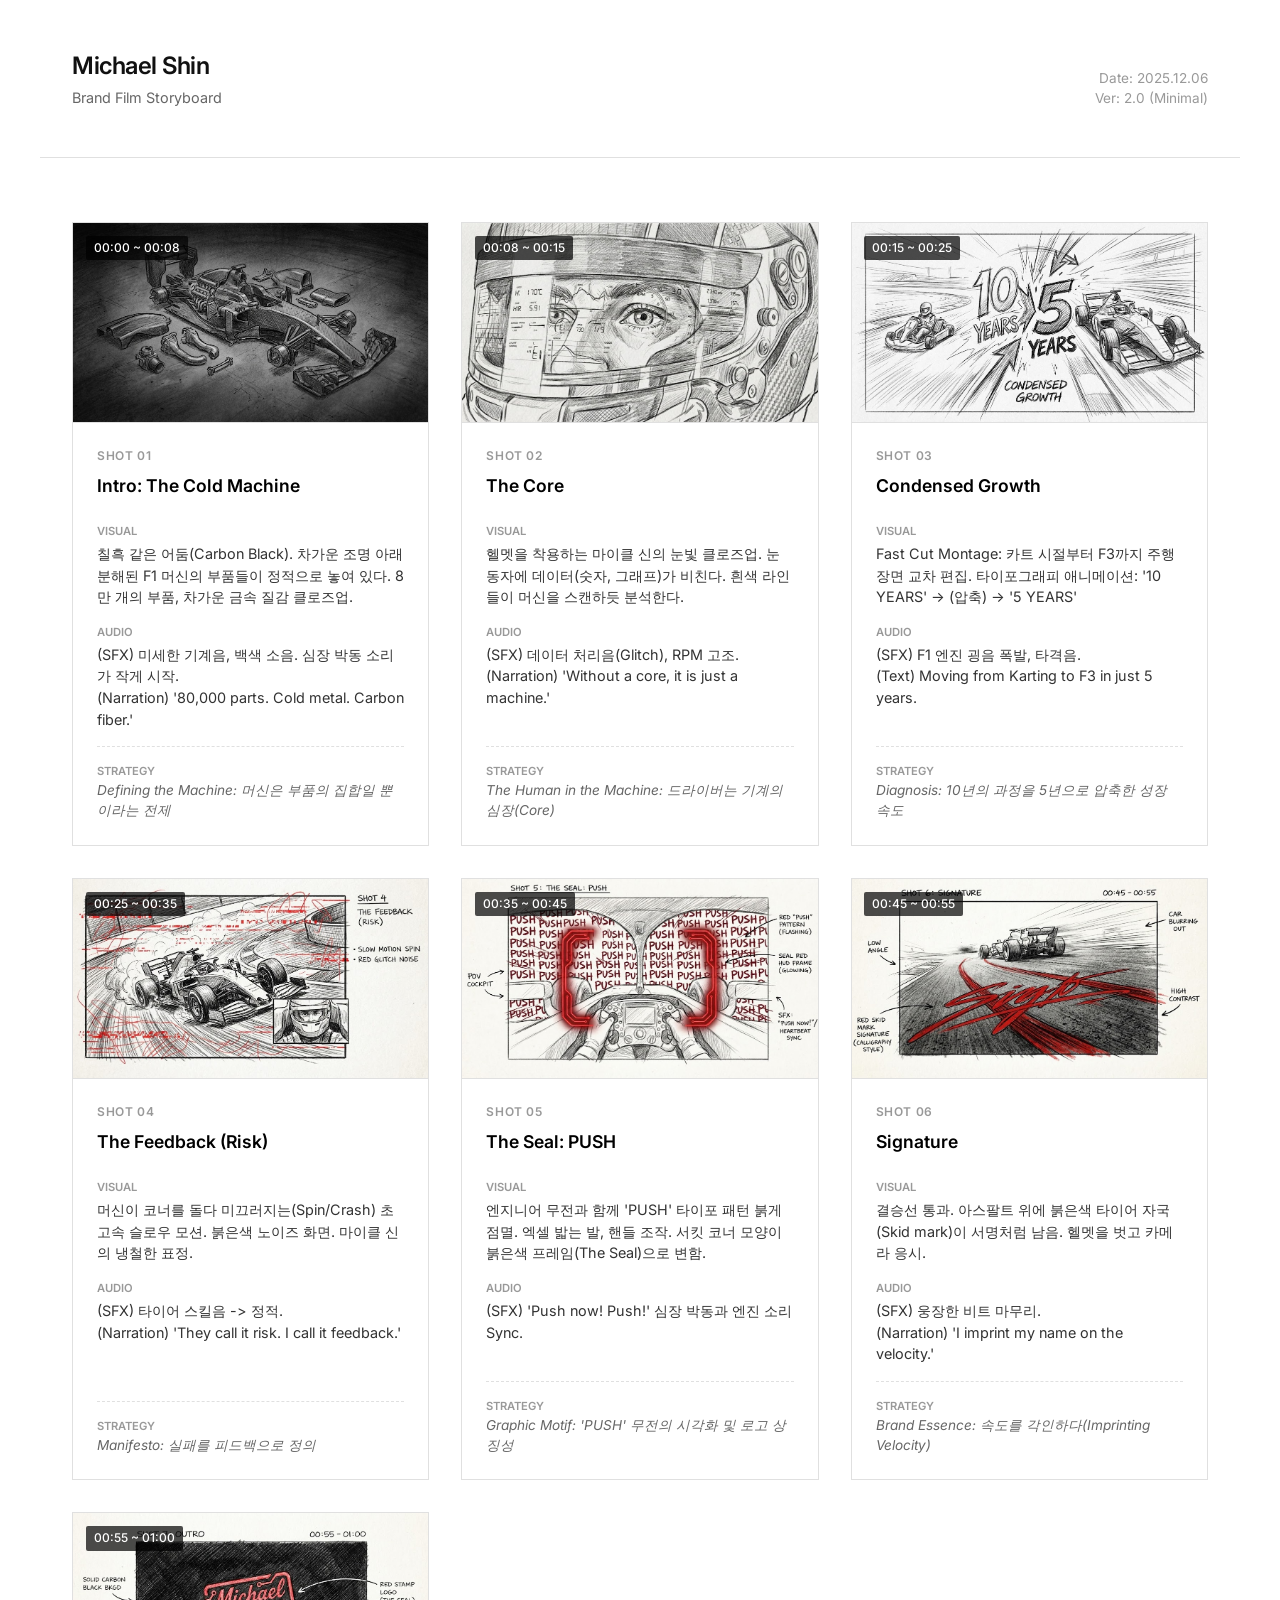
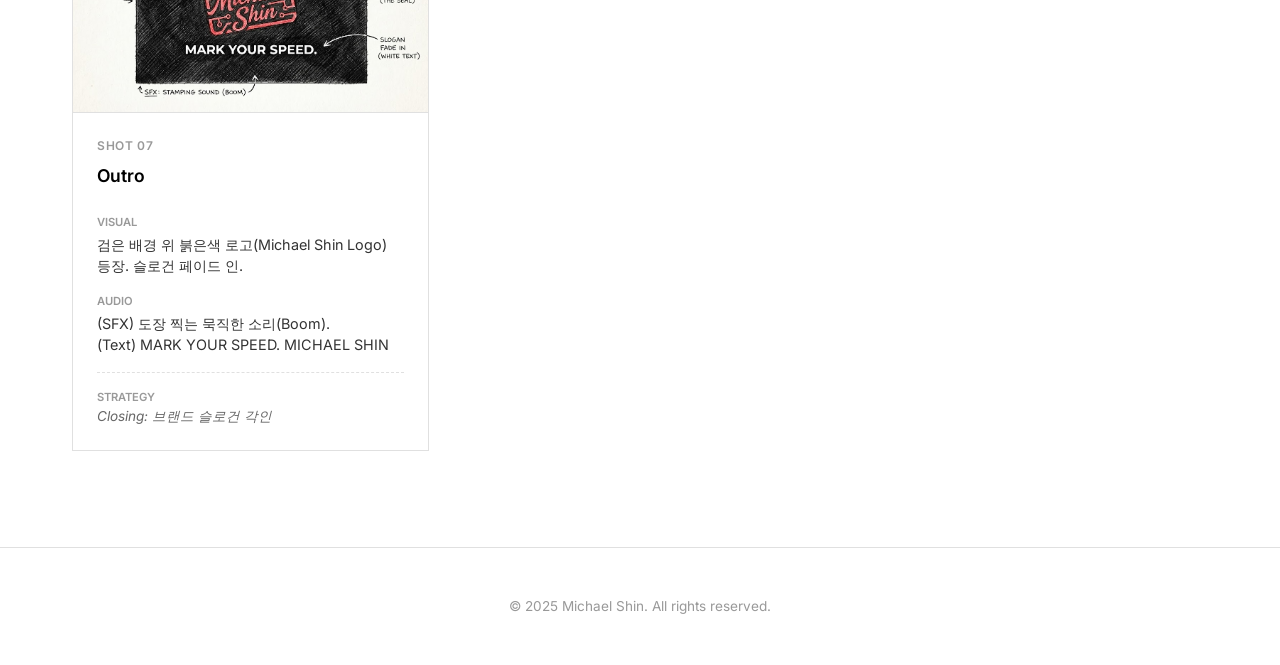
<file: AI Project/MD/vibecording/storyboard/index.html>
<!DOCTYPE html>
<html lang="en">

<head>
    <meta charset="UTF-8">
    <meta name="viewport" content="width=device-width, initial-scale=1.0">
    <title>Michael Shin - Storyboard</title>
    <link rel="preconnect" href="https://fonts.googleapis.com">
    <link rel="preconnect" href="https://fonts.gstatic.com" crossorigin>
    <link href="https://fonts.googleapis.com/css2?family=Inter:wght@400;500;600&display=swap" rel="stylesheet">
    <link rel="stylesheet" href="style.css">
</head>

<body>
    <header class="doc-header">
        <div class="header-left">
            <h1>Michael Shin</h1>
            <p>Brand Film Storyboard</p>
        </div>
        <div class="header-right">
            <p>Date: 2025.12.06</p>
            <p>Ver: 2.0 (Minimal)</p>
        </div>
    </header>

    <main id="storyboard-container" class="grid-container">
        <!-- Storyboard cards will be injected here by script.js -->
    </main>

    <footer class="doc-footer">
        <p>© 2025 Michael Shin. All rights reserved.</p>
    </footer>

    <div id="image-modal" class="modal">
        <span class="close-modal">&times;</span>
        <img class="modal-content" id="modal-image">
        <div id="caption"></div>
    </div>

    <script src="script.js"></script>
</body>

</html>
</file>
<file: solzhenitsyn-digital-art/style.css>
:root {
    --bg-paper: #ffffff;
    --text-black: #111111;
    --text-muted: #888888;

    /* Semantic Palette - Muted, Sophisticated */
    --sem-material: #8da399;
    /* Sage/Concrete */
    --sem-light: #d4a373;
    /* Warm/Photon (muted) */
    --sem-void: #dc143c;
    /* Crimson Red */
    --sem-structure: #4a6fa5;
    /* Steel Blue */
    --sem-time: #b08968;
    /* Sepia/Sand */

    --font-body: 'Times New Roman', Times, serif;
    --font-mono: 'Times New Roman', Times, serif;
}

* {
    box-sizing: border-box;
}

body {
    margin: 0;
    padding: 4rem;
    background-color: var(--bg-paper);
    color: var(--text-black);
    font-family: var(--font-body);
    height: 100vh;
    display: flex;
    justify-content: center;
    align-items: center;
    overflow: hidden;
    perspective: 1000px;
}

body.is-loading .grid-cell {
    pointer-events: none;
}

/* ─── GRID: 3×2 ───────────────────────────────────────── */
.grid-system {
    display: grid;
    grid-template-columns: repeat(3, 380px);
    grid-template-rows: repeat(2, 420px);
    gap: 2.5rem 3rem;
    width: 100%;
    justify-content: center;
}

/* ─── CELL ─────────────────────────────────────────────── */
.grid-cell {
    position: relative;
    padding: 0;
    overflow: visible;
    cursor: zoom-in;
    background: transparent;
    max-height: 420px;
    will-change: filter, opacity;
    transition: filter 0.2s ease, opacity 0.2s ease;
}

.grid-cell:hover {
    z-index: 100;
}

.grid-system:has(.grid-cell:hover) .grid-cell:not(:hover) {
    filter: blur(3px) opacity(0.55);
}

/* Hover affordance — red "OPEN_FILE" label leaks out above the cell,
   suggesting a peek through the redacted file */
.grid-cell::after {
    content: '↗ OPEN_FILE';
    position: absolute;
    top: -16px;
    right: 0;
    font-family: 'JetBrains Mono', monospace;
    font-size: 10px;
    font-weight: 700;
    letter-spacing: 0.18em;
    color: #dc143c;
    opacity: 0;
    transform: translateY(8px);
    transition: opacity 0.22s ease, transform 0.22s ease;
    pointer-events: none;
    z-index: 50;
    white-space: nowrap;
}
.grid-cell:hover::after {
    opacity: 1;
    transform: translateY(0);
}

/* ─── LAYERS ───────────────────────────────────────────── */
.text-layer {
    position: absolute;
    top: 0;
    left: 0;
    width: 100%;
    height: 100%;
    z-index: 2;
    padding: 0;
    display: flex;
    flex-direction: column;
}

.body-wrapper {
    flex: 1;
    position: relative;
    overflow: hidden;
}

.diagram-layer {
    position: absolute;
    top: 0;
    left: 0;
    width: 100%;
    height: 100%;
    z-index: 3;
    pointer-events: none;
    overflow: hidden;
}

/* ─── DOCUMENT HEADER ──────────────────────────────────── */
.doc-header {
    padding: 0 0 4px 0;
    margin-bottom: 6px;
    font-family: var(--font-mono);
    font-size: 9px;
    line-height: 1.7;
    letter-spacing: 0.02em;
    color: var(--text-black);
}

.doc-row {
    display: flex;
    justify-content: space-between;
    align-items: baseline;
}

.doc-label {
    color: var(--text-muted);
    flex-shrink: 0;
    margin-right: 8px;
}

.doc-value {
    text-align: right;
    color: var(--text-black);
    font-weight: 400;
}

.doc-subject {
    font-size: 1.1em;
    font-weight: 600;
    letter-spacing: 0.05em;
}

.doc-divider {
    border-bottom: 0.5px solid var(--text-black);
    margin: 3px 0;
    opacity: 0.3;
}

/* ─── TYPOGRAPHY ───────────────────────────────────────── */
.text-content {
    font-size: 10px;
    line-height: 1.65;
    text-align: justify;
    text-align-last: left;
    color: var(--text-black);
    margin: 0;
    font-weight: 500;
    letter-spacing: 0.03em;
    height: 100%;
    overflow: hidden;
    -webkit-overflow-scrolling: touch;
    -webkit-font-smoothing: subpixel-antialiased;
    position: relative;
    z-index: 2;
}

.grid-cell:hover .text-content {
    overflow-y: auto;
    scroll-behavior: smooth;
}

.text-content::-webkit-scrollbar {
    width: 2px;
}

.text-content::-webkit-scrollbar-thumb {
    background: rgba(0, 0, 0, 0.15);
}

.text-content::-webkit-scrollbar-track {
    background: transparent;
}

/* ─── SEMANTIC & REDACTION ─────────────────────────────── */
.ref-placeholder {
    background: var(--text-black);
    color: transparent;
    display: inline;
    padding: 0 0 0 0.25em;
    margin-left: -0.25em;
    user-select: none;
    font-size: 0.95em;
    vertical-align: baseline;
    transition: color 0.2s ease;
}

/* Hover: all black boxes — keep solid black, show white text */
.grid-cell:hover .ref-placeholder {
    color: #ffffff;
    text-shadow: 0 0 1px rgba(255,255,255,0.8);
}

/* Hover: violence words — crimson red, no box */
.grid-cell:hover .sem-word.sem-void {
    color: #dc143c;
}

/* Hover: SUBJECT title — crimson red + larger */
.grid-cell:hover .doc-subject {
    color: #dc143c;
    font-size: 1.35em;
    transition: color 0.2s ease, font-size 0.2s ease;
}

.sem-word {
    transition: color 0.2s ease;
}

/* ─── SVG ──────────────────────────────────────────────── */
.diagram-svg {
    width: 100%;
    height: 100%;
    overflow: hidden;
}

.node-rect {
    fill: black;
    shape-rendering: crispEdges;
}

.data-line {
    stroke: black;
    stroke-width: 0.6px;
    vector-effect: non-scaling-stroke;
}

/* Red lines (violence words) — behind text */
.red-line-layer {
    position: absolute;
    top: 0;
    left: 0;
    width: 100%;
    height: 100%;
    z-index: 1;
    pointer-events: none;
    overflow: hidden;
}

.red-line {
    stroke: #dc143c;
    stroke-width: 0.6px;
    opacity: 0.3;
    vector-effect: non-scaling-stroke;
}

.date-redacted {
    background-color: var(--text-black);
    color: transparent;
    user-select: none;
}

/* ─── SUB PAGE TRANSITION ─────────────────────────────── */

/* Shake animation on click */
@keyframes card-shake {
    0%, 100% { transform: translateX(0); }
    25% { transform: translateX(-2px); }
    75% { transform: translateX(2px); }
}

.grid-cell.is-shaking {
    animation: card-shake 0.1s ease 2;
}

/* Fade out other cards */
.grid-cell.is-fading-out {
    opacity: 0 !important;
    pointer-events: none;
    transition: opacity 0.2s ease !important;
}

/* Expanding card */
.grid-cell.is-expanding {
    position: fixed !important;
    z-index: 9999 !important;
    overflow: visible !important;
    max-height: none !important;
    transition: none !important;
    will-change: transform;
    cursor: default !important;
}

.grid-cell.is-expanding:hover {
    transform: none !important;
    box-shadow: none !important;
}

.grid-cell.is-expanding .text-layer {
    position: relative;
    height: auto;
}

/* ─── PHYSICS SUBPAGE ───────────────────────────────────── */
#physics-subpage {
    position: fixed;
    top: 0;
    left: 0;
    width: 100vw;
    height: 100vh;
    background-color: #ffffff; /* White brutalist bg */
    z-index: 2000;
    display: grid;
    grid-template-columns: repeat(8, 1fr); /* 8 Column Material Grid Reference */
    grid-template-rows: 100%;
    gap: 2.5rem; /* Wider gaps for architectural clarity */
    overflow: hidden;
    opacity: 0;
    pointer-events: none;
    transition: opacity 0.5s ease;
    padding: 0 3.5rem; /* Horizontal margins only. Vertical is moved to content to avoid clipping */
}

#physics-subpage.is-visible {
    opacity: 1;
    pointer-events: auto;
}

#physics-canvas {
    position: absolute;
    top: 0;
    left: 0;
    width: 100%;
    height: 100%;
    z-index: 1;
    pointer-events: none;
}

.physics-sidebar {
    height: 100vh;
    display: flex;
    flex-direction: column;
    z-index: 5;
    pointer-events: none; /* Let clicks pass through to the 3D model background */
    padding: 3.5rem 0; /* Restoring vertical content safe-area */
    opacity: 0; /* Hidden by default per latest request */
    transition: opacity 0.5s ease;
}

#physics-subpage.info-active .physics-sidebar,
#ideology-subpage.info-active .physics-sidebar,
#prison-subpage.info-active .physics-sidebar,
#conscience-subpage.info-active .physics-sidebar,
#resistance-subpage.info-active .physics-sidebar,
#notthroughme-subpage.info-active .physics-sidebar {
    opacity: 1; /* Visible when eye icon is clicked */
    pointer-events: auto;
}

.physics-sidebar.left {
    grid-column: 1 / 3; /* Spans Columns 1 and 2 */
    justify-content: flex-start; 
    align-items: flex-start;
    padding-left: 150px; /* Aligns box start with Back Button's right edge */
}

.physics-sidebar.right {
    grid-column: 7 / 9; /* Spans Columns 7 and 8 */
    justify-content: flex-start; 
    align-items: flex-end;
    padding-right: 150px; /* Symmetrical offset from the right edge controls */
}

/* Faint Box System from photo */
.faint-text-box {
    width: 100%;
    padding: 0;
    background: transparent;
    border: none;
    opacity: 0;
    pointer-events: none;
    transition: opacity 0.5s ease;
    overflow: hidden; 
    display: flex;
    flex-direction: column;
    justify-content: flex-end; /* Ensures both L/R sidebars end at the same baseline */
}

/* Asymmetrical Sidebar Layouts: Left (2 boxes) vs Right (1 box) */
#physics-subpage.info-active .faint-text-box,
#ideology-subpage.info-active .faint-text-box,
#prison-subpage.info-active .faint-text-box,
#conscience-subpage.info-active .faint-text-box,
#resistance-subpage.info-active .faint-text-box,
#notthroughme-subpage.info-active .faint-text-box {
    opacity: 1;
    pointer-events: auto;
}

/* Hide Zoom controls when Info Mode is active to prevent noise */
#physics-subpage.info-active .zoom-slider-container,
#ideology-subpage.info-active .zoom-slider-container,
#prison-subpage.info-active .zoom-slider-container,
#conscience-subpage.info-active .zoom-slider-container,
#resistance-subpage.info-active .zoom-slider-container {
    opacity: 0;
    pointer-events: none;
    transition: opacity 0.3s ease;
}

/* ─── CONSCIENCE: Spirit Level Overlay ─── */
#conscience-subpage .level-overlay {
    position: absolute;
    top: 50%;
    left: 50%;
    transform: translate(-50%, -50%);
    width: 60vw;
    max-width: 880px;
    pointer-events: none;
    z-index: 10;
    font-family: 'JetBrains Mono', monospace;
    color: rgba(255,255,255,0.85);
}
#conscience-subpage.is-light .level-overlay { color: #111; }

#conscience-subpage .level-overlay .level-rule {
    position: absolute;
    top: -210px;
    left: 0; right: 0;
    height: 1px;
    background: currentColor;
    opacity: 0.18;
}
#conscience-subpage .level-overlay .level-label {
    position: absolute;
    top: -240px;
    font-size: 0.72rem;
    letter-spacing: 0.4em;
    font-weight: 600;
    opacity: 0.85;
}
#conscience-subpage .level-overlay .level-label-left  { left: 0; }
#conscience-subpage .level-overlay .level-label-right { right: 0; }
#conscience-subpage .level-overlay .level-tick {
    position: absolute;
    top: -222px;
    width: 1px;
    height: 22px;
    background: #dc143c;
    opacity: 0.95;
}
#conscience-subpage .level-overlay .level-tick-left  { left: calc(50% - 78px); }
#conscience-subpage .level-overlay .level-tick-right { left: calc(50% + 78px); }
#conscience-subpage .level-overlay .level-center-label {
    position: absolute;
    top: 168px;
    left: 50%;
    transform: translateX(-50%);
    font-size: 0.72rem;
    letter-spacing: 0.45em;
    font-weight: 700;
    color: #dc143c;
}
#conscience-subpage .level-overlay .level-readout {
    position: absolute;
    top: 198px;
    left: 50%;
    transform: translateX(-50%);
    font-size: 2.6rem;
    font-weight: 400;
    letter-spacing: 0.04em;
    font-variant-numeric: tabular-nums;
    white-space: nowrap;
}
#conscience-subpage .level-overlay .level-readout-unit {
    opacity: 0.45;
    margin-left: 4px;
    font-size: 1.6rem;
    vertical-align: top;
}
#conscience-subpage .level-overlay .level-meta {
    position: absolute;
    top: 258px;
    left: 50%;
    transform: translateX(-50%);
    font-size: 0.62rem;
    letter-spacing: 0.3em;
    font-weight: 500;
    opacity: 0.5;
    white-space: nowrap;
}

/* DARK MODE INVERSION for Conscience Subpage */
#conscience-subpage.is-dark .faint-text-box .doc-label { color: rgba(255, 255, 255, 0.5); }
#conscience-subpage.is-dark .faint-text-box .doc-value { color: rgba(255, 255, 255, 0.95); }
#conscience-subpage.is-dark .faint-text-box .doc-divider { border-bottom-color: rgba(255, 255, 255, 0.2); }
#conscience-subpage.is-dark .faint-text-box .text-content { color: rgba(255, 255, 255, 0.85); }

#conscience-subpage.is-light { background-color: #f4f4f4; }
#conscience-subpage.is-dark { background-color: #050505; }

#resistance-subpage.is-light { background-color: #f4f4f4; }
#resistance-subpage.is-dark { background-color: #050505; }
#resistance-subpage.is-dark .faint-text-box .doc-label { color: rgba(255, 255, 255, 0.5); }
#resistance-subpage.is-dark .faint-text-box .doc-value { color: rgba(255, 255, 255, 0.95); }
#resistance-subpage.is-dark .faint-text-box .doc-divider { border-bottom-color: rgba(255, 255, 255, 0.2); }
#resistance-subpage.is-dark .faint-text-box .text-content { color: rgba(255, 255, 255, 0.85); }

#resistance-subpage canvas {
    transition: clip-path 0.6s ease, opacity 0.6s ease, transform 0.6s ease;
    transform-origin: 50% 50%;
    clip-path: inset(0 0 0 0);
}
#resistance-subpage.info-active canvas {
    /* Visibly recede the chorus, the way Themes 4 & 6 do, so the testimony
       reads as a quieter centre — not just a hard side-cropped rectangle */
    transform: scale(0.55);
    clip-path: inset(0 22% 0 22%);
}

#conscience-subpage.info-active .physics-sidebar {
    opacity: 1;
    pointer-events: auto;
}

/* LEFT SIDEBAR Positioning */
.physics-sidebar.left .faint-text-box:nth-child(1) {
    height: 18vh;
    margin-top: 10vh; /* Restored header position */
}

.physics-sidebar.left .faint-text-box:nth-child(2) {
    height: 52vh;
    margin-top: 5vh; /* Gap below header */
}

/* RIGHT SIDEBAR Positioning (Single Box at Bottom) */
.physics-sidebar.right .faint-text-box:nth-child(1) {
    height: 52vh;
    margin-top: 33vh; /* Aligned with Left Bottom Box (10+18+5) */
}

/* Aesthetic Overrides to match Landing Page Specimen */
.faint-text-box .doc-header {
    margin-bottom: 24px; /* More breathing room for larger text */
    letter-spacing: 0.05em;
}

.faint-text-box .doc-row {
    display: flex;
    justify-content: space-between;
    align-items: baseline;
    margin-bottom: 8px;
}

.faint-text-box .doc-label {
    color: rgba(17, 17, 17, 0.6); /* Shifted toward Black for clarity */
    font-size: 11px; /* Increased size */
    text-transform: uppercase;
    letter-spacing: 0.1em;
}

.faint-text-box .doc-value {
    color: rgba(17, 17, 17, 0.95); /* Solid Black authority */
    font-size: 13px; /* Increased size for legibility */
    letter-spacing: 0.02em;
    text-align: right;
}

.faint-text-box .doc-divider {
    border-bottom: 0.5px solid rgba(17, 17, 17, 0.2); /* Slightly firmer divider */
    margin: 12px 0;
    width: 100%;
}

.faint-text-box .text-content {
    font-size: 14px; /* Increased paragraph size */
    color: rgba(17, 17, 17, 0.85); /* Solid Black body text */
    line-height: 1.85;
    letter-spacing: 0.03em;
    word-spacing: 0.05em; 
    text-align: justify;
}

/* Dark Mode Inversions for Ideology Page */
#ideology-subpage.is-dark .faint-text-box .doc-label { color: rgba(255, 255, 255, 0.6); }
#ideology-subpage.is-dark .faint-text-box .doc-value { color: rgba(255, 255, 255, 0.95); }
#ideology-subpage.is-dark .faint-text-box .doc-divider { border-bottom-color: rgba(255, 255, 255, 0.2); }
#ideology-subpage.is-dark .faint-text-box .text-content { color: rgba(255, 255, 255, 0.85); }

/* DARK MODE INVERSION for Sidebar Content */
#physics-subpage.is-dark .faint-text-box .doc-label {
    color: rgba(255, 255, 255, 0.5);
}

#physics-subpage.is-dark .faint-text-box .doc-value {
    color: rgba(255, 255, 255, 0.95);
}

#physics-subpage.is-dark .faint-text-box .doc-divider {
    border-bottom: 0.5px solid rgba(255, 255, 255, 0.2);
}

#physics-subpage.is-dark .faint-text-box .text-content {
    color: rgba(255, 255, 255, 0.85);
}

/* DARK MODE INVERSION for Prison Subpage */
#prison-subpage.is-dark .faint-text-box .doc-label { color: rgba(255, 255, 255, 0.5); }
#prison-subpage.is-dark .faint-text-box .doc-value { color: rgba(255, 255, 255, 0.95); }
#prison-subpage.is-dark .faint-text-box .doc-divider { border-bottom-color: rgba(255, 255, 255, 0.2); }
#prison-subpage.is-dark .faint-text-box .text-content { color: rgba(255, 255, 255, 0.85); }

.physics-content-wrapper {
    grid-column: span 4; /* Centered in the middle 4 columns */
    position: relative;
    z-index: 2;
    width: 100%;
    height: 100%;
    display: flex;
    justify-content: center;
    align-items: center;
    pointer-events: none; /* Let 3D canvas handle clicks */
    padding: 3.5rem 0; /* Safe area for any internal text overlays */
}

.physics-text-container {
    transform: rotateX(25deg) translateY(-20px);
    transform-style: preserve-3d;
    font-family: 'Noto Sans', sans-serif;
    color: #111111; /* Black text for white BG */
    text-shadow: 0 10px 20px rgba(0, 0, 0, 0.15); /* Downward Drop Shadow */
    text-align: justify;
    line-height: 1.8;
    will-change: transform;
}

.physics-text-container p {
    font-size: 1.3rem;
    font-weight: 400;
    margin-bottom: 2.5rem;
    user-select: none;
}

.tension-word {
    font-family: 'Noto Sans', sans-serif;
    font-weight: 900;
    color: #dc143c;
    cursor: grab;
    display: inline-block;
    position: relative;
    user-select: none;
    text-shadow: 0 0 5px rgba(255, 0, 0, 0.2); /* Replaced with JS dimming */
}

.tension-word:active {
    cursor: grabbing;
}

.physics-back-btn {
    position: fixed;
    top: 3.5rem;
    left: calc(3.5rem + ( (100% - 24.55rem) / 8 ) / 2); /* Normalized center of Column 1 */
    transform: translate(-50%, 0);
    z-index: 3000;
    width: 20px;
    height: 20px;
    background-color: #ffffff;
    border: none;
    cursor: pointer;
    border-radius: 2px;
    transition: background-color 0.3s, transform 0.2s;
}

.physics-back-btn:hover {
    transform: scale(1.1);
}

.physics-back-btn.is-light {
    background-color: #111111;
}

/* Theme Toggle Slider */
.theme-toggle-wrapper {
    position: fixed;
    top: 3.5rem;
    right: calc(3.5rem + ( (100% - 24.55rem) / 8 ) / 2); /* Normalized center of Column 8 */
    transform: translate(50%, 0);
    z-index: 3000;
    width: 50px;
    height: 24px;
    border: 1px solid #ffffff;
    border-radius: 12px;
    cursor: pointer;
    display: flex;
    align-items: center;
    padding: 2px;
    transition: border-color 0.3s;
}

.theme-toggle-wrapper .slider-knob {
    width: 18px;
    height: 18px;
    background-color: #ffffff;
    border-radius: 50%;
    transition: transform 0.3s cubic-bezier(0.4, 0.0, 0.2, 1), background-color 0.3s;
}

.theme-toggle-wrapper.is-light {
    border-color: #111111;
}

.theme-toggle-wrapper.is-light .slider-knob {
    background-color: #111111;
    transform: translateX(26px);
}

/* Info Icon - Synchronized with Theme Toggle pill shape */
.info-icon-btn {
    position: fixed;
    top: 6.5rem; /* Precise vertical placement below theme toggle - Raised margin for correlation */
    right: calc(3.5rem + ( (100% - 24.55rem) / 8 ) / 2);
    transform: translate(50%, 0);
    z-index: 3000;
    width: 50px;
    height: 24px;
    cursor: pointer;
    opacity: 0.8;
    border: 1px solid #ffffff; /* White border in dark mode (default container) */
    border-radius: 12px;
    display: flex;
    align-items: center;
    justify-content: center;
    transition: all 0.3s cubic-bezier(0.4, 0, 0.2, 1);
}

.info-icon-btn.is-light {
    border-color: #111111;
}

.info-icon-btn svg {
    width: 18px; /* Slightly refined eye logo */
    height: 18px;
    stroke: #ffffff;
    fill: none;
    stroke-width: 2.5;
    transition: stroke 0.3s, filter 0.3s;
}

.info-icon-btn.is-light svg {
    stroke: #111111;
}

/* Active State Color Shift: Crimson Branding */
.info-icon-btn.active {
    border-color: #dc143c;
    opacity: 1;
}

.info-icon-btn.active svg {
    stroke: #dc143c;
    filter: drop-shadow(0 0 5px rgba(220, 20, 60, 0.4));
}

/* Zoom Slider Positioning matching photo */
.zoom-slider-container {
    position: fixed;
    right: calc(3.5rem + ( (100% - 24.55rem) / 8 ) / 2);
    top: 50%; /* Precise vertical center of the entire page */
    transform: translate(50%, -50%); 
    z-index: 3000;
    display: flex;
    flex-direction: column;
    align-items: center;
    gap: 8px;
}

.zoom-btn {
    background: transparent;
    border: none;
    color: #ffffff;
    font-size: 1.4rem;
    cursor: pointer;
    transition: color 0.3s;
    font-weight: 300;
    padding: 0;
}

.zoom-track {
    width: 1px;
    height: 120px;
    background-color: rgba(255, 255, 255, 0.4);
    position: relative;
    border-radius: 1px;
}

.zoom-thumb {
    width: 10px;
    height: 10px;
    background-color: #ffffff;
    border-radius: 50%;
    position: absolute;
    left: -4.5px;
    top: 50%;
    transform: translateY(-50%);
    cursor: grab;
    transition: background-color 0.3s;
}

.zoom-thumb:active {
    cursor: grabbing;
}

.zoom-slider-container.is-light .zoom-btn { color: #111111; }
.zoom-slider-container.is-light .zoom-track { background-color: rgba(17, 17, 17, 0.4); }
.zoom-slider-container.is-light .zoom-thumb { background-color: #111111; }

/* Navigation Guide overlay: Centered in Column 8 (Right End) */
.overlay-text-guide {
    position: fixed;
    bottom: 4.5rem; /* Raised for grid spacing alignment */
    right: calc(3.5rem + ( (100% - 7rem - 17.5rem) / 8 ) / 2); /* Exact center of Column 8 */
    transform: translateX(50%);
    font-family: var(--font-mono);
    font-size: 10px;
    line-height: 1.5;
    letter-spacing: 0.15em;
    color: #ffffff;
    opacity: 0.85;
    z-index: 50;
    pointer-events: none;
    text-align: center;
    transition: opacity 0.6s ease, visibility 0.6s;
}

/* After first user interaction, the guide quietly fades out */
.overlay-text-guide.user-engaged {
    opacity: 0.18;
}

.overlay-text-guide.is-light {
    color: #111111;
}

/* Hide navigation guide during data-disclosure mode (Info Mode) */
#physics-subpage.info-active .overlay-text-guide,
#ideology-subpage.info-active .overlay-text-guide,
#prison-subpage.info-active .overlay-text-guide,
#conscience-subpage.info-active .overlay-text-guide,
#resistance-subpage.info-active .overlay-text-guide,
#notthroughme-subpage.info-active .overlay-text-guide {
    opacity: 0;
    visibility: hidden;
    pointer-events: none;
}

/* Hover tooltips for top-bar UI controls */
.physics-back-btn::after,
.theme-toggle-wrapper::after,
.info-icon-btn::after {
    content: attr(data-tip);
    position: absolute;
    top: calc(100% + 8px);
    left: 50%;
    transform: translate(-50%, -4px);
    font-family: 'JetBrains Mono', monospace;
    font-size: 9px;
    font-weight: 700;
    letter-spacing: 0.16em;
    color: #fff;
    background: rgba(0, 0, 0, 0.85);
    padding: 4px 8px;
    border-radius: 3px;
    white-space: nowrap;
    opacity: 0;
    pointer-events: none;
    transition: opacity 0.18s ease, transform 0.18s ease;
    z-index: 999;
}
.physics-back-btn.is-light::after,
.theme-toggle-wrapper.is-light::after,
.info-icon-btn.is-light::after {
    color: #fff;
    background: rgba(20, 20, 20, 0.9);
}
.physics-back-btn:hover::after,
.theme-toggle-wrapper:hover::after,
.info-icon-btn:hover::after {
    opacity: 1;
    transform: translate(-50%, 0);
}

.overlay-text-bottom-left {
    position: fixed;
    bottom: 3.5rem;
    left: 3rem;
    z-index: 3000;
    color: #f24273; /* Pinkish-crimson matching the screenshot */
    font-family: 'Noto Sans', sans-serif;
    font-size: 1.8rem;
    font-weight: 900;
    line-height: 1.35;
    pointer-events: none;
    letter-spacing: -0.01em;
    opacity: 0.85;
}

.overlay-text-bottom-left span {
    display: block;
}

/* ─── MODEL LOADING ────────────────────────────────────── */
.model-loading {
    position: absolute;
    top: 50%;
    left: 50%;
    transform: translate(-50%, -50%);
    font-family: 'Noto Sans', sans-serif;
    font-weight: 700;
    font-size: 0.9rem;
    color: #666;
    letter-spacing: 0.15em;
    z-index: 1000; /* Ensure loading text is on top of everything */
    animation: loading-pulse 1.5s ease-in-out infinite;
}

@keyframes loading-pulse {
    0%, 100% { opacity: 0.4; }
    50% { opacity: 1; }
}

/* ─── GRID DEBUG OVERLAY ───────────────────────────────── */
.grid-debug-overlay {
    position: absolute;
    top: 0;
    left: 0;
    width: 100%;
    height: 100%;
    z-index: 10;
    pointer-events: none;
    display: grid;
    grid-template-columns: repeat(8, 1fr); /* 8 Column System Reference */
    gap: 2.5rem; 
    padding: 0 3.5rem; /* Perfectly synchronized with #physics-subpage margins */
    opacity: 0.15;
}

.grid-debug-column {
    background-color: #f24273; /* Pink from Material Design example */
    height: 100%;
}

/* ─── LAYOUT INSPECTOR ───────────────────────────────── */
.layout-inspector {
    position: absolute;
    top: 0;
    left: 0;
    width: 100%;
    height: 100%;
    z-index: 100;
    pointer-events: none;
    font-family: 'JetBrains Mono', monospace;
}

.layout-marker {
    position: absolute;
    background-color: #00e5ff; /* Cyan for inspectors */
    opacity: 0.6;
}

.layout-label {
    position: absolute;
    background-color: #00e5ff;
    color: #000;
    font-size: 10px;
    padding: 2px 4px;
    white-space: nowrap;
    z-index: 101;
    font-weight: 700;
}

/* Vertical Padding Line */
.marker-padding-top { top: 0; left: 50%; width: 1px; height: 3.5rem; transform: translateX(-50%); }
.label-padding-top { top: 1.25rem; left: 50%; transform: translateX(-50%); }

.marker-padding-bottom { bottom: 0; left: 50%; width: 1px; height: 3.5rem; transform: translateX(-50%); }
.label-padding-bottom { bottom: 1.25rem; left: 50%; transform: translateX(-50%); }

/* Sidebar Width Indicators (Now spanning 2 columns) */
.marker-sidebar-l { top: 50%; left: 3.5rem; width: calc(25% - 1.25rem); height: 1px; }
.label-sidebar-l { top: calc(50% + 5px); left: calc(3.5rem + 12.5%); transform: translateX(-50%); }

.marker-sidebar-r { top: 50%; right: 3.5rem; width: calc(25% - 1.25rem); height: 1px; }
.label-sidebar-r { top: calc(50% + 5px); right: calc(3.5rem + 12.5%); transform: translateX(50%); }

/* Padding Left/Right */
.marker-padding-l { top: 50%; left: 0; width: 3.5rem; height: 1px; }
.label-padding-l { top: calc(50% - 20px); left: 0.5rem; }

/* Grid Toggle Utility */
.is-hidden {
    display: none !important;
}

.grid-toggle-btn {
    position: fixed;
    bottom: 1rem;
    left: 1rem;
    z-index: 4000;
    padding: 2px 6px;
    background: #dc143c; /* Pink following grid debug color */
    color: white;
    font-family: 'JetBrains Mono', monospace;
    font-size: 8px;
    border: none;
    cursor: pointer;
    opacity: 0.5;
    transition: opacity 0.2s;
}

.grid-toggle-btn:hover {
    opacity: 1;
}

.grid-toggle-btn.is-light-mode {
    background: #111111;
    color: white;
}

#physics-subpage canvas {
    position: absolute;
    top: 0;
    left: 0;
    width: 100%;
    height: 100%;
    z-index: 0; /* Base layer behind everything */
    pointer-events: auto; /* Allow interactions for orbit controls */
}

/* ─── RESPONSIVE ───────────────────────────────────────── */
@media (max-width: 900px) {
    .grid-system {
        grid-template-columns: repeat(2, 1fr);
    }
}

@media (max-width: 600px) {
    .grid-system {
        grid-template-columns: 1fr;
    }

    body {
        padding: 1.5rem;
    }
}

/* ─────────────────────────────────────────────────────────────────── */
/*  THEME 6 — BUT NOT THROUGH ME                                       */
/* ─────────────────────────────────────────────────────────────────── */
#notthroughme-subpage.is-light { background-color: #f4f4f4; }
#notthroughme-subpage.is-dark  { background-color: #050505; }
#notthroughme-subpage.is-dark .faint-text-box .doc-label    { color: rgba(255,255,255,0.5); }
#notthroughme-subpage.is-dark .faint-text-box .doc-value    { color: rgba(255,255,255,0.95); }
#notthroughme-subpage.is-dark .faint-text-box .doc-divider  { border-bottom-color: rgba(255,255,255,0.2); }
#notthroughme-subpage.is-dark .faint-text-box .text-content { color: rgba(255,255,255,0.85); }

/* Wall of eyes ─ surveillance, social pressure */
#notthroughme-subpage .ntm-wall {
    position: absolute;
    inset: 0;
    pointer-events: auto;
    cursor: crosshair;
    --ntm-eye-tint: 0;
    z-index: 1;
}

/* Final vow text */
</file>
<file: website/style.css>
:root {
    --bg-paper: #ffffff;
    --text-black: #111111;
    --text-muted: #888888;

    /* Semantic Palette - Muted, Sophisticated */
    --sem-material: #8da399;
    /* Sage/Concrete */
    --sem-light: #d4a373;
    /* Warm/Photon (muted) */
    --sem-void: #dc143c;
    /* Crimson Red */
    --sem-structure: #4a6fa5;
    /* Steel Blue */
    --sem-time: #b08968;
    /* Sepia/Sand */

    --font-body: 'Times New Roman', Times, serif;
    --font-mono: 'Times New Roman', Times, serif;
}

* {
    box-sizing: border-box;
}

body {
    margin: 0;
    padding: 4rem;
    background-color: var(--bg-paper);
    color: var(--text-black);
    font-family: var(--font-body);
    height: 100vh;
    display: flex;
    justify-content: center;
    align-items: center;
    overflow: hidden;
    perspective: 1000px;
}

body.is-loading .grid-cell {
    pointer-events: none;
}

/* ─── GRID: 3×2 ───────────────────────────────────────── */
.grid-system {
    display: grid;
    grid-template-columns: repeat(3, 380px);
    grid-template-rows: repeat(2, 420px);
    gap: 2.5rem 3rem;
    width: 100%;
    justify-content: center;
}

/* ─── CELL ─────────────────────────────────────────────── */
.grid-cell {
    position: relative;
    padding: 0;
    overflow: hidden;
    cursor: zoom-in;
    background: transparent;
    max-height: 420px;
    will-change: transform, font-size, filter, opacity;
    transition: transform 0.2s cubic-bezier(0.2, 0, 0.2, 1), box-shadow 0.2s ease, filter 0.2s ease, opacity 0.2s ease;
}

/* Interaction: Subtle pop without scale raster blur */
.grid-cell:hover {
    transform: translateY(-2px);
    box-shadow: 0 4px 15px rgba(0,0,0,0.03);
    z-index: 100;
}

.grid-system:has(.grid-cell:hover) .grid-cell:not(:hover) {
    filter: blur(3px) opacity(0.7);
}

/* ─── LAYERS ───────────────────────────────────────────── */
.text-layer {
    position: absolute;
    top: 0;
    left: 0;
    width: 100%;
    height: 100%;
    z-index: 2;
    padding: 0;
    display: flex;
    flex-direction: column;
}

.body-wrapper {
    flex: 1;
    position: relative;
    overflow: hidden;
}

.diagram-layer {
    position: absolute;
    top: 0;
    left: 0;
    width: 100%;
    height: 100%;
    z-index: 3;
    pointer-events: none;
    overflow: hidden;
}

/* ─── DOCUMENT HEADER ──────────────────────────────────── */
.doc-header {
    padding: 0 0 4px 0;
    margin-bottom: 6px;
    font-family: var(--font-mono);
    font-size: 9px;
    line-height: 1.7;
    letter-spacing: 0.02em;
    color: var(--text-black);
}

.doc-row {
    display: flex;
    justify-content: space-between;
    align-items: baseline;
}

.doc-label {
    color: var(--text-muted);
    flex-shrink: 0;
    margin-right: 8px;
}

.doc-value {
    text-align: right;
    color: var(--text-black);
    font-weight: 400;
}

.doc-subject {
    font-size: 1.1em;
    font-weight: 600;
    letter-spacing: 0.05em;
}

.doc-divider {
    border-bottom: 0.5px solid var(--text-black);
    margin: 3px 0;
    opacity: 0.3;
}

/* ─── TYPOGRAPHY ───────────────────────────────────────── */
.text-content {
    font-size: 10px;
    line-height: 1.65;
    text-align: justify;
    text-align-last: left;
    color: var(--text-black);
    margin: 0;
    font-weight: 500;
    letter-spacing: 0.03em;
    height: 100%;
    overflow: hidden;
    -webkit-overflow-scrolling: touch;
    -webkit-font-smoothing: subpixel-antialiased;
    position: relative;
    z-index: 2;
}

.grid-cell:hover .text-content {
    overflow-y: auto;
    scroll-behavior: smooth;
}

.text-content::-webkit-scrollbar {
    width: 2px;
}

.text-content::-webkit-scrollbar-thumb {
    background: rgba(0, 0, 0, 0.15);
}

.text-content::-webkit-scrollbar-track {
    background: transparent;
}

/* ─── SEMANTIC & REDACTION ─────────────────────────────── */
.ref-placeholder {
    background: var(--text-black);
    color: transparent;
    display: inline;
    padding: 0 0 0 0.25em;
    margin-left: -0.25em;
    user-select: none;
    font-size: 0.95em;
    vertical-align: baseline;
    transition: color 0.2s ease;
}

/* Hover: all black boxes — keep solid black, show white text */
.grid-cell:hover .ref-placeholder {
    color: #ffffff;
    text-shadow: 0 0 1px rgba(255,255,255,0.8);
}

/* Hover: violence words — crimson red, no box */
.grid-cell:hover .sem-word.sem-void {
    color: #dc143c;
}

/* Hover: SUBJECT title — crimson red + larger */
.grid-cell:hover .doc-subject {
    color: #dc143c;
    font-size: 1.35em;
    transition: color 0.2s ease, font-size 0.2s ease;
}

.sem-word {
    transition: color 0.2s ease;
}

/* ─── SVG ──────────────────────────────────────────────── */
.diagram-svg {
    width: 100%;
    height: 100%;
    overflow: hidden;
}

.node-rect {
    fill: black;
    shape-rendering: crispEdges;
}

.data-line {
    stroke: black;
    stroke-width: 0.6px;
    vector-effect: non-scaling-stroke;
}

/* Red lines (violence words) — behind text */
.red-line-layer {
    position: absolute;
    top: 0;
    left: 0;
    width: 100%;
    height: 100%;
    z-index: 1;
    pointer-events: none;
    overflow: hidden;
}

.red-line {
    stroke: #dc143c;
    stroke-width: 0.6px;
    opacity: 0.3;
    vector-effect: non-scaling-stroke;
}

.date-redacted {
    background-color: var(--text-black);
    color: transparent;
    user-select: none;
}

/* ─── SUB PAGE TRANSITION ─────────────────────────────── */

/* Shake animation on click */
@keyframes card-shake {
    0%, 100% { transform: translateX(0); }
    25% { transform: translateX(-2px); }
    75% { transform: translateX(2px); }
}

.grid-cell.is-shaking {
    animation: card-shake 0.1s ease 2;
}

/* Fade out other cards */
.grid-cell.is-fading-out {
    opacity: 0 !important;
    pointer-events: none;
    transition: opacity 0.2s ease !important;
}

/* Expanding card */
.grid-cell.is-expanding {
    position: fixed !important;
    z-index: 9999 !important;
    overflow: visible !important;
    max-height: none !important;
    transition: none !important;
    will-change: transform;
    cursor: default !important;
}

.grid-cell.is-expanding:hover {
    transform: none !important;
    box-shadow: none !important;
}

.grid-cell.is-expanding .text-layer {
    position: relative;
    height: auto;
}

/* ─── PHYSICS SUBPAGE ───────────────────────────────────── */
#physics-subpage {
    position: fixed;
    top: 0;
    left: 0;
    width: 100vw;
    height: 100vh;
    background-color: #ffffff; /* White brutalist bg */
    z-index: 2000;
    display: grid;
    grid-template-columns: repeat(8, 1fr); /* 8 Column Material Grid Reference */
    grid-template-rows: 100%;
    gap: 2.5rem; /* Wider gaps for architectural clarity */
    overflow: hidden;
    opacity: 0;
    pointer-events: none;
    transition: opacity 0.5s ease;
    padding: 0 3.5rem; /* Horizontal margins only. Vertical is moved to content to avoid clipping */
}

#physics-subpage.is-visible {
    opacity: 1;
    pointer-events: auto;
}

#physics-canvas {
    position: absolute;
    top: 0;
    left: 0;
    width: 100%;
    height: 100%;
    z-index: 1;
    pointer-events: none;
}

.physics-sidebar {
    height: 100vh;
    display: flex;
    flex-direction: column;
    z-index: 5;
    pointer-events: none; /* Let clicks pass through to the 3D model background */
    padding: 3.5rem 0; /* Restoring vertical content safe-area */
    opacity: 0; /* Hidden by default per latest request */
    transition: opacity 0.5s ease;
}

#physics-subpage.info-active .physics-sidebar,
#ideology-subpage.info-active .physics-sidebar,
#prison-subpage.info-active .physics-sidebar,
#conscience-subpage.info-active .physics-sidebar,
#resistance-subpage.info-active .physics-sidebar,
#notthroughme-subpage.info-active .physics-sidebar {
    opacity: 1; /* Visible when eye icon is clicked */
    pointer-events: auto;
}

.physics-sidebar.left {
    grid-column: 1 / 3; /* Spans Columns 1 and 2 */
    justify-content: flex-start; 
    align-items: flex-start;
    padding-left: 150px; /* Aligns box start with Back Button's right edge */
}

.physics-sidebar.right {
    grid-column: 7 / 9; /* Spans Columns 7 and 8 */
    justify-content: flex-start; 
    align-items: flex-end;
    padding-right: 150px; /* Symmetrical offset from the right edge controls */
}

/* Faint Box System from photo */
.faint-text-box {
    width: 100%;
    padding: 0;
    background: transparent;
    border: none;
    opacity: 0;
    pointer-events: none;
    transition: opacity 0.5s ease;
    overflow: hidden; 
    display: flex;
    flex-direction: column;
    justify-content: flex-end; /* Ensures both L/R sidebars end at the same baseline */
}

/* Asymmetrical Sidebar Layouts: Left (2 boxes) vs Right (1 box) */
#physics-subpage.info-active .faint-text-box,
#ideology-subpage.info-active .faint-text-box,
#prison-subpage.info-active .faint-text-box,
#conscience-subpage.info-active .faint-text-box,
#resistance-subpage.info-active .faint-text-box,
#notthroughme-subpage.info-active .faint-text-box {
    opacity: 1;
    pointer-events: auto;
}

/* Hide Zoom controls when Info Mode is active to prevent noise */
#physics-subpage.info-active .zoom-slider-container,
#ideology-subpage.info-active .zoom-slider-container,
#prison-subpage.info-active .zoom-slider-container,
#conscience-subpage.info-active .zoom-slider-container,
#resistance-subpage.info-active .zoom-slider-container {
    opacity: 0;
    pointer-events: none;
    transition: opacity 0.3s ease;
}

/* ─── CONSCIENCE: Spirit Level Overlay ─── */
#conscience-subpage .level-overlay {
    position: absolute;
    top: 50%;
    left: 50%;
    transform: translate(-50%, -50%);
    width: 60vw;
    max-width: 880px;
    pointer-events: none;
    z-index: 10;
    font-family: 'JetBrains Mono', monospace;
    color: rgba(255,255,255,0.85);
}
#conscience-subpage.is-light .level-overlay { color: #111; }

#conscience-subpage .level-overlay .level-rule {
    position: absolute;
    top: -210px;
    left: 0; right: 0;
    height: 1px;
    background: currentColor;
    opacity: 0.18;
}
#conscience-subpage .level-overlay .level-label {
    position: absolute;
    top: -240px;
    font-size: 0.72rem;
    letter-spacing: 0.4em;
    font-weight: 600;
    opacity: 0.85;
}
#conscience-subpage .level-overlay .level-label-left  { left: 0; }
#conscience-subpage .level-overlay .level-label-right { right: 0; }
#conscience-subpage .level-overlay .level-tick {
    position: absolute;
    top: -222px;
    width: 1px;
    height: 22px;
    background: #dc143c;
    opacity: 0.95;
}
#conscience-subpage .level-overlay .level-tick-left  { left: calc(50% - 78px); }
#conscience-subpage .level-overlay .level-tick-right { left: calc(50% + 78px); }
#conscience-subpage .level-overlay .level-center-label {
    position: absolute;
    top: 168px;
    left: 50%;
    transform: translateX(-50%);
    font-size: 0.72rem;
    letter-spacing: 0.45em;
    font-weight: 700;
    color: #dc143c;
}
#conscience-subpage .level-overlay .level-readout {
    position: absolute;
    top: 198px;
    left: 50%;
    transform: translateX(-50%);
    font-size: 2.6rem;
    font-weight: 400;
    letter-spacing: 0.04em;
    font-variant-numeric: tabular-nums;
    white-space: nowrap;
}
#conscience-subpage .level-overlay .level-readout-unit {
    opacity: 0.45;
    margin-left: 4px;
    font-size: 1.6rem;
    vertical-align: top;
}
#conscience-subpage .level-overlay .level-meta {
    position: absolute;
    top: 258px;
    left: 50%;
    transform: translateX(-50%);
    font-size: 0.62rem;
    letter-spacing: 0.3em;
    font-weight: 500;
    opacity: 0.5;
    white-space: nowrap;
}

/* DARK MODE INVERSION for Conscience Subpage */
#conscience-subpage.is-dark .faint-text-box .doc-label { color: rgba(255, 255, 255, 0.5); }
#conscience-subpage.is-dark .faint-text-box .doc-value { color: rgba(255, 255, 255, 0.95); }
#conscience-subpage.is-dark .faint-text-box .doc-divider { border-bottom-color: rgba(255, 255, 255, 0.2); }
#conscience-subpage.is-dark .faint-text-box .text-content { color: rgba(255, 255, 255, 0.85); }

#conscience-subpage.is-light { background-color: #f4f4f4; }
#conscience-subpage.is-dark { background-color: #050505; }

#resistance-subpage.is-light { background-color: #f4f4f4; }
#resistance-subpage.is-dark { background-color: #050505; }
#resistance-subpage.is-dark .faint-text-box .doc-label { color: rgba(255, 255, 255, 0.5); }
#resistance-subpage.is-dark .faint-text-box .doc-value { color: rgba(255, 255, 255, 0.95); }
#resistance-subpage.is-dark .faint-text-box .doc-divider { border-bottom-color: rgba(255, 255, 255, 0.2); }
#resistance-subpage.is-dark .faint-text-box .text-content { color: rgba(255, 255, 255, 0.85); }

#resistance-subpage canvas {
    transition: clip-path 0.6s ease, opacity 0.6s ease, transform 0.6s ease;
    transform-origin: 50% 50%;
    clip-path: inset(0 0 0 0);
}
#resistance-subpage.info-active canvas {
    /* Clip the chorus to the centre — never bleed into sidebar columns */
    clip-path: inset(0 26% 0 26%);
    transform: scale(0.95);
}

#conscience-subpage.info-active .physics-sidebar {
    opacity: 1;
    pointer-events: auto;
}

/* LEFT SIDEBAR Positioning */
.physics-sidebar.left .faint-text-box:nth-child(1) {
    height: 18vh;
    margin-top: 10vh; /* Restored header position */
}

.physics-sidebar.left .faint-text-box:nth-child(2) {
    height: 52vh;
    margin-top: 5vh; /* Gap below header */
}

/* RIGHT SIDEBAR Positioning (Single Box at Bottom) */
.physics-sidebar.right .faint-text-box:nth-child(1) {
    height: 52vh;
    margin-top: 33vh; /* Aligned with Left Bottom Box (10+18+5) */
}

/* Aesthetic Overrides to match Landing Page Specimen */
.faint-text-box .doc-header {
    margin-bottom: 24px; /* More breathing room for larger text */
    letter-spacing: 0.05em;
}

.faint-text-box .doc-row {
    display: flex;
    justify-content: space-between;
    align-items: baseline;
    margin-bottom: 8px;
}

.faint-text-box .doc-label {
    color: rgba(17, 17, 17, 0.6); /* Shifted toward Black for clarity */
    font-size: 11px; /* Increased size */
    text-transform: uppercase;
    letter-spacing: 0.1em;
}

.faint-text-box .doc-value {
    color: rgba(17, 17, 17, 0.95); /* Solid Black authority */
    font-size: 13px; /* Increased size for legibility */
    letter-spacing: 0.02em;
    text-align: right;
}

.faint-text-box .doc-divider {
    border-bottom: 0.5px solid rgba(17, 17, 17, 0.2); /* Slightly firmer divider */
    margin: 12px 0;
    width: 100%;
}

.faint-text-box .text-content {
    font-size: 14px; /* Increased paragraph size */
    color: rgba(17, 17, 17, 0.85); /* Solid Black body text */
    line-height: 1.85;
    letter-spacing: 0.03em;
    word-spacing: 0.05em; 
    text-align: justify;
}

/* Dark Mode Inversions for Ideology Page */
#ideology-subpage.is-dark .faint-text-box .doc-label { color: rgba(255, 255, 255, 0.6); }
#ideology-subpage.is-dark .faint-text-box .doc-value { color: rgba(255, 255, 255, 0.95); }
#ideology-subpage.is-dark .faint-text-box .doc-divider { border-bottom-color: rgba(255, 255, 255, 0.2); }
#ideology-subpage.is-dark .faint-text-box .text-content { color: rgba(255, 255, 255, 0.85); }

/* DARK MODE INVERSION for Sidebar Content */
#physics-subpage.is-dark .faint-text-box .doc-label {
    color: rgba(255, 255, 255, 0.5);
}

#physics-subpage.is-dark .faint-text-box .doc-value {
    color: rgba(255, 255, 255, 0.95);
}

#physics-subpage.is-dark .faint-text-box .doc-divider {
    border-bottom: 0.5px solid rgba(255, 255, 255, 0.2);
}

#physics-subpage.is-dark .faint-text-box .text-content {
    color: rgba(255, 255, 255, 0.85);
}

/* DARK MODE INVERSION for Prison Subpage */
#prison-subpage.is-dark .faint-text-box .doc-label { color: rgba(255, 255, 255, 0.5); }
#prison-subpage.is-dark .faint-text-box .doc-value { color: rgba(255, 255, 255, 0.95); }
#prison-subpage.is-dark .faint-text-box .doc-divider { border-bottom-color: rgba(255, 255, 255, 0.2); }
#prison-subpage.is-dark .faint-text-box .text-content { color: rgba(255, 255, 255, 0.85); }

.physics-content-wrapper {
    grid-column: span 4; /* Centered in the middle 4 columns */
    position: relative;
    z-index: 2;
    width: 100%;
    height: 100%;
    display: flex;
    justify-content: center;
    align-items: center;
    pointer-events: none; /* Let 3D canvas handle clicks */
    padding: 3.5rem 0; /* Safe area for any internal text overlays */
}

.physics-text-container {
    transform: rotateX(25deg) translateY(-20px);
    transform-style: preserve-3d;
    font-family: 'Noto Sans', sans-serif;
    color: #111111; /* Black text for white BG */
    text-shadow: 0 10px 20px rgba(0, 0, 0, 0.15); /* Downward Drop Shadow */
    text-align: justify;
    line-height: 1.8;
    will-change: transform;
}

.physics-text-container p {
    font-size: 1.3rem;
    font-weight: 400;
    margin-bottom: 2.5rem;
    user-select: none;
}

.tension-word {
    font-family: 'Noto Sans', sans-serif;
    font-weight: 900;
    color: #dc143c;
    cursor: grab;
    display: inline-block;
    position: relative;
    user-select: none;
    text-shadow: 0 0 5px rgba(255, 0, 0, 0.2); /* Replaced with JS dimming */
}

.tension-word:active {
    cursor: grabbing;
}

.physics-back-btn {
    position: fixed;
    top: 3.5rem;
    left: calc(3.5rem + ( (100% - 24.55rem) / 8 ) / 2); /* Normalized center of Column 1 */
    transform: translate(-50%, 0);
    z-index: 3000;
    width: 20px;
    height: 20px;
    background-color: #ffffff;
    border: none;
    cursor: pointer;
    border-radius: 2px;
    transition: background-color 0.3s, transform 0.2s;
}

.physics-back-btn:hover {
    transform: scale(1.1);
}

.physics-back-btn.is-light {
    background-color: #111111;
}

/* Theme Toggle Slider */
.theme-toggle-wrapper {
    position: fixed;
    top: 3.5rem;
    right: calc(3.5rem + ( (100% - 24.55rem) / 8 ) / 2); /* Normalized center of Column 8 */
    transform: translate(50%, 0);
    z-index: 3000;
    width: 50px;
    height: 24px;
    border: 1px solid #ffffff;
    border-radius: 12px;
    cursor: pointer;
    display: flex;
    align-items: center;
    padding: 2px;
    transition: border-color 0.3s;
}

.theme-toggle-wrapper .slider-knob {
    width: 18px;
    height: 18px;
    background-color: #ffffff;
    border-radius: 50%;
    transition: transform 0.3s cubic-bezier(0.4, 0.0, 0.2, 1), background-color 0.3s;
}

.theme-toggle-wrapper.is-light {
    border-color: #111111;
}

.theme-toggle-wrapper.is-light .slider-knob {
    background-color: #111111;
    transform: translateX(26px);
}

/* Info Icon - Synchronized with Theme Toggle pill shape */
.info-icon-btn {
    position: fixed;
    top: 6.5rem; /* Precise vertical placement below theme toggle - Raised margin for correlation */
    right: calc(3.5rem + ( (100% - 24.55rem) / 8 ) / 2);
    transform: translate(50%, 0);
    z-index: 3000;
    width: 50px;
    height: 24px;
    cursor: pointer;
    opacity: 0.8;
    border: 1px solid #ffffff; /* White border in dark mode (default container) */
    border-radius: 12px;
    display: flex;
    align-items: center;
    justify-content: center;
    transition: all 0.3s cubic-bezier(0.4, 0, 0.2, 1);
}

.info-icon-btn.is-light {
    border-color: #111111;
}

.info-icon-btn svg {
    width: 18px; /* Slightly refined eye logo */
    height: 18px;
    stroke: #ffffff;
    fill: none;
    stroke-width: 2.5;
    transition: stroke 0.3s, filter 0.3s;
}

.info-icon-btn.is-light svg {
    stroke: #111111;
}

/* Active State Color Shift: Crimson Branding */
.info-icon-btn.active {
    border-color: #dc143c;
    opacity: 1;
}

.info-icon-btn.active svg {
    stroke: #dc143c;
    filter: drop-shadow(0 0 5px rgba(220, 20, 60, 0.4));
}

/* Zoom Slider Positioning matching photo */
.zoom-slider-container {
    position: fixed;
    right: calc(3.5rem + ( (100% - 24.55rem) / 8 ) / 2);
    top: 50%; /* Precise vertical center of the entire page */
    transform: translate(50%, -50%); 
    z-index: 3000;
    display: flex;
    flex-direction: column;
    align-items: center;
    gap: 8px;
}

.zoom-btn {
    background: transparent;
    border: none;
    color: #ffffff;
    font-size: 1.4rem;
    cursor: pointer;
    transition: color 0.3s;
    font-weight: 300;
    padding: 0;
}

.zoom-track {
    width: 1px;
    height: 120px;
    background-color: rgba(255, 255, 255, 0.4);
    position: relative;
    border-radius: 1px;
}

.zoom-thumb {
    width: 10px;
    height: 10px;
    background-color: #ffffff;
    border-radius: 50%;
    position: absolute;
    left: -4.5px;
    top: 50%;
    transform: translateY(-50%);
    cursor: grab;
    transition: background-color 0.3s;
}

.zoom-thumb:active {
    cursor: grabbing;
}

.zoom-slider-container.is-light .zoom-btn { color: #111111; }
.zoom-slider-container.is-light .zoom-track { background-color: rgba(17, 17, 17, 0.4); }
.zoom-slider-container.is-light .zoom-thumb { background-color: #111111; }

/* Navigation Guide overlay: Centered in Column 8 (Right End) */
.overlay-text-guide {
    position: fixed;
    bottom: 4.5rem; /* Raised for grid spacing alignment */
    right: calc(3.5rem + ( (100% - 7rem - 17.5rem) / 8 ) / 2); /* Exact center of Column 8 */
    transform: translateX(50%);
    font-family: var(--font-mono);
    font-size: 10px;
    line-height: 1.5;
    letter-spacing: 0.15em;
    color: #ffffff;
    opacity: 0.6;
    z-index: 50;
    pointer-events: none;
    text-align: center;
    transition: opacity 0.3s ease, visibility 0.3s;
}

.overlay-text-guide.is-light {
    color: #111111;
}

/* Hide navigation guide during data-disclosure mode (Info Mode) */
#physics-subpage.info-active .overlay-text-guide,
#ideology-subpage.info-active .overlay-text-guide,
#prison-subpage.info-active .overlay-text-guide,
#conscience-subpage.info-active .overlay-text-guide,
#resistance-subpage.info-active .overlay-text-guide,
#notthroughme-subpage.info-active .overlay-text-guide {
    opacity: 0;
    visibility: hidden;
    pointer-events: none;
}

.overlay-text-bottom-left {
    position: fixed;
    bottom: 3.5rem;
    left: 3rem;
    z-index: 3000;
    color: #f24273; /* Pinkish-crimson matching the screenshot */
    font-family: 'Noto Sans', sans-serif;
    font-size: 1.8rem;
    font-weight: 900;
    line-height: 1.35;
    pointer-events: none;
    letter-spacing: -0.01em;
    opacity: 0.85;
}

.overlay-text-bottom-left span {
    display: block;
}

/* ─── MODEL LOADING ────────────────────────────────────── */
.model-loading {
    position: absolute;
    top: 50%;
    left: 50%;
    transform: translate(-50%, -50%);
    font-family: 'Noto Sans', sans-serif;
    font-weight: 700;
    font-size: 0.9rem;
    color: #666;
    letter-spacing: 0.15em;
    z-index: 1000; /* Ensure loading text is on top of everything */
    animation: loading-pulse 1.5s ease-in-out infinite;
}

@keyframes loading-pulse {
    0%, 100% { opacity: 0.4; }
    50% { opacity: 1; }
}

/* ─── GRID DEBUG OVERLAY ───────────────────────────────── */
.grid-debug-overlay {
    position: absolute;
    top: 0;
    left: 0;
    width: 100%;
    height: 100%;
    z-index: 10;
    pointer-events: none;
    display: grid;
    grid-template-columns: repeat(8, 1fr); /* 8 Column System Reference */
    gap: 2.5rem; 
    padding: 0 3.5rem; /* Perfectly synchronized with #physics-subpage margins */
    opacity: 0.15;
}

.grid-debug-column {
    background-color: #f24273; /* Pink from Material Design example */
    height: 100%;
}

/* ─── LAYOUT INSPECTOR ───────────────────────────────── */
.layout-inspector {
    position: absolute;
    top: 0;
    left: 0;
    width: 100%;
    height: 100%;
    z-index: 100;
    pointer-events: none;
    font-family: 'JetBrains Mono', monospace;
}

.layout-marker {
    position: absolute;
    background-color: #00e5ff; /* Cyan for inspectors */
    opacity: 0.6;
}

.layout-label {
    position: absolute;
    background-color: #00e5ff;
    color: #000;
    font-size: 10px;
    padding: 2px 4px;
    white-space: nowrap;
    z-index: 101;
    font-weight: 700;
}

/* Vertical Padding Line */
.marker-padding-top { top: 0; left: 50%; width: 1px; height: 3.5rem; transform: translateX(-50%); }
.label-padding-top { top: 1.25rem; left: 50%; transform: translateX(-50%); }

.marker-padding-bottom { bottom: 0; left: 50%; width: 1px; height: 3.5rem; transform: translateX(-50%); }
.label-padding-bottom { bottom: 1.25rem; left: 50%; transform: translateX(-50%); }

/* Sidebar Width Indicators (Now spanning 2 columns) */
.marker-sidebar-l { top: 50%; left: 3.5rem; width: calc(25% - 1.25rem); height: 1px; }
.label-sidebar-l { top: calc(50% + 5px); left: calc(3.5rem + 12.5%); transform: translateX(-50%); }

.marker-sidebar-r { top: 50%; right: 3.5rem; width: calc(25% - 1.25rem); height: 1px; }
.label-sidebar-r { top: calc(50% + 5px); right: calc(3.5rem + 12.5%); transform: translateX(50%); }

/* Padding Left/Right */
.marker-padding-l { top: 50%; left: 0; width: 3.5rem; height: 1px; }
.label-padding-l { top: calc(50% - 20px); left: 0.5rem; }

/* Grid Toggle Utility */
.is-hidden {
    display: none !important;
}

.grid-toggle-btn {
    position: fixed;
    bottom: 1rem;
    left: 1rem;
    z-index: 4000;
    padding: 2px 6px;
    background: #dc143c; /* Pink following grid debug color */
    color: white;
    font-family: 'JetBrains Mono', monospace;
    font-size: 8px;
    border: none;
    cursor: pointer;
    opacity: 0.5;
    transition: opacity 0.2s;
}

.grid-toggle-btn:hover {
    opacity: 1;
}

.grid-toggle-btn.is-light-mode {
    background: #111111;
    color: white;
}

#physics-subpage canvas {
    position: absolute;
    top: 0;
    left: 0;
    width: 100%;
    height: 100%;
    z-index: 0; /* Base layer behind everything */
    pointer-events: auto; /* Allow interactions for orbit controls */
}

/* ─── RESPONSIVE ───────────────────────────────────────── */
@media (max-width: 900px) {
    .grid-system {
        grid-template-columns: repeat(2, 1fr);
    }
}

@media (max-width: 600px) {
    .grid-system {
        grid-template-columns: 1fr;
    }

    body {
        padding: 1.5rem;
    }
}

/* ─────────────────────────────────────────────────────────────────── */
/*  THEME 6 — BUT NOT THROUGH ME                                       */
/* ─────────────────────────────────────────────────────────────────── */
#notthroughme-subpage.is-light { background-color: #f4f4f4; }
#notthroughme-subpage.is-dark  { background-color: #050505; }
#notthroughme-subpage.is-dark .faint-text-box .doc-label    { color: rgba(255,255,255,0.5); }
#notthroughme-subpage.is-dark .faint-text-box .doc-value    { color: rgba(255,255,255,0.95); }
#notthroughme-subpage.is-dark .faint-text-box .doc-divider  { border-bottom-color: rgba(255,255,255,0.2); }
#notthroughme-subpage.is-dark .faint-text-box .text-content { color: rgba(255,255,255,0.85); }

/* Wall of eyes ─ surveillance, social pressure */
#notthroughme-subpage .ntm-wall {
    position: absolute;
    inset: 0;
    pointer-events: none;
    --ntm-eye-tint: 0;
    z-index: 1;
}
#notthroughme-subpage .ntm-eye {
    position: absolute;
    transform: translate(-50%, -50%);
    color: rgba(20,20,20,0.7);
    font-family: 'JetBrains Mono', monospace;
    font-weight: 200;
    line-height: 1;
    user-select: none;
    display: inline-flex;
    flex-direction: column;
    align-items: center;
    justify-content: center;
}
#notthroughme-subpage.is-dark .ntm-eye {
    color: rgba(230,230,230,0.85);
}
#notthroughme-subpage .ntm-eye .ntm-br {
    display: block;
    transform: rotate(90deg);
    transform-origin: 50% 50%;
    line-height: 0.6;
    margin: -0.42em 0;           /* tight: collapse spacing onto pupil */
}
#notthroughme-subpage .ntm-eye .ntm-pupil-slot {
    display: block;
    width: 1ch;
    text-align: center;
    overflow: visible;
    margin: -0.02em 0;
}
#notthroughme-subpage .ntm-eye .ntm-pupil {
    display: inline-block;
    color: #dc143c;
    /* size in em → automatically proportional to each eye's own font-size */
    font-size: 0.5em;
    line-height: 1;
    vertical-align: middle;
    transform-origin: 50% 50%;
    animation: ntm-blink 6.5s infinite;
    transition: transform 0.6s ease;
}
@keyframes ntm-blink {
    0%, 92%, 100% { opacity: 1; }
    95%           { opacity: 0; }
}
#notthroughme-subpage .ntm-wall.blink-once .ntm-eye .ntm-pupil {
    animation: ntm-blink-once 0.4s 1;
}
@keyframes ntm-blink-once {
    0%, 100% { opacity: 1; }
    50%      { opacity: 0; }
}

/* Conveyor stage — laid flat in 3D so the user looks down the line */
#notthroughme-subpage .ntm-belt-stage {
    position: absolute;
    bottom: 18%;
    left: 0;
    right: 0;
    height: 240px;
    z-index: 3;
    perspective: 1100px;
    perspective-origin: 50% 0%;
    pointer-events: none; /* button handles input */
}
#notthroughme-subpage .ntm-belt-3d {
    position: absolute;
    inset: 0;
    transform: rotateX(58deg);
    transform-origin: 50% 50%;
    transform-style: preserve-3d;
    pointer-events: auto;
}
#notthroughme-subpage .ntm-belt-rail {
    position: absolute;
    /* Extend far beyond the viewport so the belt has no visible end */
    left: -100vw;
    right: -100vw;
    height: 8px;
    background: repeating-linear-gradient(
        90deg,
        #2a2a2a 0 14px,
        #5a5a5a 14px 28px
    );
}
#notthroughme-subpage.is-dark .ntm-belt-rail {
    background: repeating-linear-gradient(
        90deg,
        #3a3a3a 0 14px,
        #7a7a7a 14px 28px
    );
}
#notthroughme-subpage .ntm-belt-rail.top    { top: 0; }
#notthroughme-subpage .ntm-belt-rail.bottom { bottom: 0; }
#notthroughme-subpage .ntm-belt-track {
    position: absolute;
    top: 8px; bottom: 8px;
    left: 0;
    width: 1px;
    transition: transform 0.6s cubic-bezier(0.65, 0, 0.35, 1);
    will-change: transform;
    /* Lift papers slightly above the rails on Z so they sit on top */
    transform-style: preserve-3d;
}

/* Paper card */
#notthroughme-subpage .ntm-paper {
    position: absolute;
    top: 50%;
    transform: translateY(-50%);
    width: 280px;
    min-height: 150px;
    background: #fff;
    border: 1px solid rgba(0,0,0,0.18);
    box-shadow: 0 10px 22px rgba(0,0,0,0.18), inset 0 0 0 1px rgba(0,0,0,0.04);
    padding: 16px 18px 44px 18px;
    box-sizing: border-box;
    font-family: 'JetBrains Mono', monospace;
    font-size: 11px;
    color: #111;
    line-height: 1.45;
    overflow: hidden;
}
#notthroughme-subpage.is-dark .ntm-paper {
    background: #1c1c1c;
    border-color: rgba(255,255,255,0.18);
    color: #eee;
    box-shadow: 0 10px 22px rgba(0,0,0,0.6), inset 0 0 0 1px rgba(255,255,255,0.04);
}
#notthroughme-subpage .ntm-paper-text {
    font-weight: 700;
    letter-spacing: 0.04em;
}
#notthroughme-subpage .ntm-paper-slot {
    position: absolute;
    bottom: 14px;
    left: 18px;
    right: 18px;
    color: rgba(0,0,0,0.35);
    font-family: 'Inter', sans-serif;
    font-size: 11px;
    letter-spacing: 0.6em;
}
#notthroughme-subpage.is-dark .ntm-paper-slot { color: rgba(255,255,255,0.35); }
#notthroughme-subpage .ntm-paper-stamp {
    position: absolute;
    bottom: 12px;
    left: 50%;
    transform: translateX(-50%) rotate(-9deg) scale(0.5);
    color: #dc143c;
    font-family: 'Inter', sans-serif;
    font-weight: 900;
    font-size: 14px;
    letter-spacing: 0.18em;
    border: 3px solid #dc143c;
    padding: 4px 12px;
    border-radius: 2px;
    opacity: 0;
    transition: opacity 0.35s ease, transform 0.35s ease;
    pointer-events: none;
    background: transparent;
}
#notthroughme-subpage .ntm-paper.stamped .ntm-paper-stamp {
    opacity: 0.92;
    transform: translateX(-50%) rotate(-9deg) scale(1);
}

/* Inspection station — vertical lane at centre */
#notthroughme-subpage .ntm-station {
    position: absolute;
    left: 50%;
    top: -16px; bottom: -16px;
    transform: translateX(-50%);
    width: 280px;
    pointer-events: none;
    border-left: 1px solid rgba(220,20,60,0.45);
    border-right: 1px solid rgba(220,20,60,0.45);
    z-index: 2;
}
#notthroughme-subpage .ntm-station::before,
#notthroughme-subpage .ntm-station::after {
    content: '';
    position: absolute;
    width: 10px; height: 10px;
    background: #dc143c;
}
#notthroughme-subpage .ntm-station::before { top: -10px; left: -5px; }
#notthroughme-subpage .ntm-station::after  { bottom: -10px; right: -5px; }

/* Advance button — matches the 12px rounded radius used by theme/info toggles */
#notthroughme-subpage .ntm-advance-btn {
    position: absolute;
    bottom: 7%;
    left: 50%;
    transform: translateX(-50%);
    background: #dc143c;
    color: #fff;
    border: none;
    border-radius: 12px;
    padding: 18px 60px;
    font-family: 'Inter', sans-serif;
    font-weight: 800;
    font-size: 14px;
    letter-spacing: 0.32em;
    cursor: pointer;
    box-shadow: 0 8px 22px rgba(220,20,60,0.45);
    z-index: 6;
    display: flex;
    flex-direction: column;
    gap: 4px;
    align-items: center;
    transition: transform 0.08s ease, box-shadow 0.2s ease;
}
#notthroughme-subpage .ntm-advance-btn:active {
    transform: translateX(-50%) translateY(2px);
    box-shadow: 0 3px 10px rgba(220,20,60,0.4);
}
#notthroughme-subpage .ntm-btn-sub {
    font-size: 9px;
    font-weight: 500;
    letter-spacing: 0.22em;
    opacity: 0.9;
}

/* Counter */
#notthroughme-subpage .ntm-counter {
    position: absolute;
    bottom: 7%;
    right: 6%;
    color: rgba(0,0,0,0.7);
    font-family: 'JetBrains Mono', monospace;
    text-align: right;
    z-index: 4;
    pointer-events: none;
}
#notthroughme-subpage.is-dark .ntm-counter { color: rgba(255,255,255,0.7); }
#notthroughme-subpage .ntm-c-num {
    display: block;
    font-size: 56px;
    font-weight: 400;
    font-variant-numeric: tabular-nums;
    line-height: 1;
}
#notthroughme-subpage .ntm-c-lbl {
    display: block;
    font-size: 9px;
    letter-spacing: 0.32em;
    margin-top: 4px;
    opacity: 0.7;
}

/* Final vow text */
#notthroughme-subpage .ntm-final-text {
    position: absolute;
    top: 11%;
    left: 50%;
    transform: translateX(-50%);
    text-align: center;
    pointer-events: none;
    opacity: 0;
    z-index: 4;
    font-family: 'Inter', sans-serif;
    color: rgba(0,0,0,0.85);
}
#notthroughme-subpage.is-dark .ntm-final-text { color: rgba(255,255,255,0.85); }
#notthroughme-subpage .ntm-quote {
    font-size: 14px;
    letter-spacing: 0.2em;
    font-weight: 500;
    margin: 4px 0;
}
#notthroughme-subpage .ntm-quote-emph {
    font-size: 22px;
    color: #dc143c;
    font-weight: 800;
    letter-spacing: 0.14em;
    margin-top: 14px;
}

/* Info-active: clip eyes & belt to the centre band so the sidebar
   testimony is never covered. Same rule as Theme 5. */
#notthroughme-subpage .ntm-wall,
#notthroughme-subpage .ntm-belt-stage {
    transition: clip-path 0.6s ease, opacity 0.5s ease, transform 0.6s ease;
    clip-path: inset(0 0 0 0);
}
#notthroughme-subpage.info-active .ntm-wall {
    clip-path: inset(0 26% 0 26%);
}
#notthroughme-subpage.info-active .ntm-belt-stage {
    clip-path: inset(0 26% 0 26%);
    transform: scale(0.95);
}
#notthroughme-subpage.info-active .ntm-advance-btn {
    opacity: 0;
    pointer-events: none;
    transition: opacity 0.4s ease;
}
#notthroughme-subpage.info-active .ntm-final-text {
    opacity: 0 !important;
    transition: opacity 0.4s ease;
}
</file>
<file: AI Project/MD/vibecording/quotation_project/style.css>
/* Base Styles using System Fonts */
:root {
    --font-stack: -apple-system, BlinkMacSystemFont, "Segoe UI", Roboto, Helvetica, Arial, sans-serif;
    --bg-color: #000;
    --text-color: #fff;
    --border-color: #fff;
    --input-hover: #333;
    --highlight-bg: #222;
    --table-line-color: #666;
}

body {
    font-family: var(--font-stack);
    margin: 0;
    padding: 60px 40px;
    color: var(--text-color);
    line-height: 1.5;
    background-color: var(--bg-color);
    -webkit-font-smoothing: antialiased;
}

.container {
    max-width: 1280px;
    /* Increased max-width for better spacing */
    margin: 0 auto;
}

/* Header */
header {
    display: flex;
    justify-content: space-between;
    align-items: flex-start;
    margin-bottom: 80px;
    border-bottom: 2px solid var(--border-color);
    padding-bottom: 20px;
}

header h1 {
    font-size: 42px;
    font-weight: 700;
    margin: 0;
    line-height: 1.1;
    letter-spacing: -1px;
}

.quotation-label {
    font-size: 14px;
    font-weight: 500;
    text-transform: uppercase;
    letter-spacing: 2px;
}

/* Info Container (Project + Company) */
.info-container {
    display: flex;
    justify-content: space-between;
    align-items: flex-start;
    margin-bottom: 60px;
    gap: 0;
    /* Removing gap to control widths directly */
}

/* Project Info */
.project-info {
    width: 60%;
    /* Matches the first 6 columns (approx) */
    border-top: 2px solid var(--border-color);
    /* Spacing */
    box-sizing: border-box;
}

.info-row {
    display: flex;
    border-bottom: 1px solid var(--border-color);
    padding: 16px 0;
    align-items: center;
}

.info-row.total-row {
    border-bottom: 2px solid var(--border-color);
    font-weight: 700;
}

.info-row .label {
    width: 200px;
    font-weight: 500;
    font-size: 14px;
}

.info-row .value {
    flex: 1;
    font-size: 15px;
}

.total-amount {
    font-size: 20px;
    font-weight: 700;
}

/* Company Info */
.company-info {
    width: 36%;
    /* Matches the "Work Details" column (36%) */
    text-align: left;
    font-size: 13px;
    line-height: 1.4;
    color: #ccc;
    padding-top: 10px;
    box-sizing: border-box;
    padding-left: 0px;
    /* Align with table cell padding */
}

/* Tables */
table {
    width: 100%;
    border-collapse: collapse;
    margin-bottom: 60px;
    font-size: 14px;
}

th {
    border-top: 2px solid var(--border-color);
    border-bottom: 1px solid var(--border-color);
    padding: 15px 5px;
    text-align: left;
    font-weight: 500;
    white-space: nowrap;
    color: #ccc;
}

td {
    border-bottom: 1px solid var(--table-line-color);
    padding: 20px 5px;
    vertical-align: top;
    /* Ensure vertical alignment matches headers */
}

.main-table td {
    vertical-align: middle;
}

.main-table textarea {
    vertical-align: top;
    color: #ccc;
}

/* Inputs */
input,
textarea,
select {
    font-family: var(--font-stack);
    border: 1px solid transparent;
    background: transparent;
    width: 100%;
    padding: 6px;
    font-size: inherit;
    color: var(--text-color);
    transition: all 0.2s ease;
    border-radius: 4px;
    box-sizing: border-box;
    /* Ensure padding doesn't affect width */
}

input:hover,
textarea:hover,
select:hover {
    background-color: var(--input-hover);
}

input:focus,
textarea:focus,
select:focus {
    outline: none;
    background-color: var(--highlight-bg);
    border-color: #555;
}

select {
    appearance: none;
    -webkit-appearance: none;
    background-image: url("data:image/svg+xml;charset=UTF-8,%3csvg xmlns='http://www.w3.org/2000/svg' viewBox='0 0 24 24' fill='none' stroke='white' stroke-width='2' stroke-linecap='round' stroke-linejoin='round'%3e%3cpolyline points='6 9 12 15 18 9'%3e%3c/polyline%3e%3c/svg%3e");
    background-repeat: no-repeat;
    background-position: right 8px center;
    background-size: 12px;
    padding-right: 24px;
}

.num-input {
    text-align: right;
    width: 90%;
}

.rate-input {
    width: 60px;
    text-align: right;
    display: inline-block;
}

.desc-input {
    resize: vertical;
    width: 100%;
    line-height: 1.6;
    min-height: 80px;
}

/* Row Controls */
.row-controls {
    display: inline-flex;
    flex-direction: column;
    gap: 4px;
    vertical-align: middle;
    margin-left: 8px;
}

/* Add/Remove Row Buttons */
.add-row-btn,
.remove-row-btn {
    background: none;
    border: 1px solid #666;
    color: #666;
    border-radius: 50%;
    width: 20px;
    height: 20px;
    font-size: 14px;
    line-height: 1;
    cursor: pointer;
    padding: 0;
    display: inline-flex;
    align-items: center;
    justify-content: center;
    transition: all 0.2s;
}

.add-row-btn:hover,
.remove-row-btn:hover {
    border-color: #fff;
    color: #fff;
    background-color: #333;
}

@media print {
    .row-controls {
        display: none !important;
    }
}

/* Calculation Sections */
.calc-details {
    color: #ccc;
}

.calc-details h4 {
    font-size: 14px;
    margin: 40px 0 15px;
    font-weight: 500;
    color: #fff;
}

.sub-table th,
.sub-table td {
    border: 1px solid var(--table-line-color);
    padding: 12px;
    text-align: left;
}

.sub-table th {
    background-color: #111;
    color: #fff;
    border-color: #444;
}

.highlight-table th,
.highlight-table td {
    background-color: #111;
    border-color: #444;
}

.highlight-table td:last-child {
    font-weight: 700;
    color: #fff;
}

.footnote {
    margin-top: 40px;
    font-size: 12px;
    color: #666;
}



/* Animations */
.fade-in {
    opacity: 0;
    animation: fadeIn 1.0s cubic-bezier(0.16, 1, 0.3, 1) forwards;
}

.slide-up {
    opacity: 0;
    transform: translateY(30px);
    animation: slideUp 1.0s cubic-bezier(0.16, 1, 0.3, 1) forwards;
}

.delay-1 {
    animation-delay: 0.2s;
}

.delay-2 {
    animation-delay: 0.4s;
}

.delay-3 {
    animation-delay: 0.6s;
}

@keyframes fadeIn {
    from {
        opacity: 0;
    }

    to {
        opacity: 1;
    }
}

@keyframes slideUp {
    from {
        opacity: 0;
        transform: translateY(30px);
    }

    to {
        opacity: 1;
        transform: translateY(0);
    }
}



/* Print Styles */
@media print {
    @page {
        size: A4;
        margin: 0;
    }

    html,
    body {
        width: 210mm;
        height: 297mm;
        margin: 0;
        padding: 0;
        background-color: #fff !important;
        -webkit-print-color-adjust: exact;
        print-color-adjust: exact;
    }

    body {
        display: flex;
        justify-content: center;
        align-items: flex-start;
        padding-top: 20px;
    }

    .container {
        width: 100%;
        max-width: 1000px;
        /* Base width to scale down from */
        padding: 40px;
        box-sizing: border-box;
        /* Scale content to fit A4 width if needed, but usually better to let it flow naturally 
           or use a fixed width that fits. A4 printable width is approx 190mm (~718px at 96dpi).
           Our container is max-width 1200px in web. We need to scale it down.
        */
        transform: scale(0.75);
        /* Scale down to fit A4 */
        transform-origin: top center;
        margin: 0 auto;
    }

    /* Hide UI elements */
    /* .pdf-download-container and .lang-toggle removed */

    /* Adjust colors for print */
    :root {
        --bg-color: #fff;
        --text-color: #000;
        --border-color: #000;
        --table-line-color: #ccc;
    }

    /* Header adjustments */
    header {
        margin-bottom: 40px;
        border-bottom-color: #000;
    }

    header h1 {
        color: #000;
    }

    .quotation-label {
        color: #000;
    }

    /* Info Container */
    .info-container {
        margin-bottom: 40px;
        gap: 40px;
    }

    .info-row {
        border-bottom-color: #ccc;
    }

    .info-row.total-row {
        border-bottom-color: #000;
    }

    .company-info {
        color: #666;
    }

    /* Tables */
    table {
        margin-bottom: 40px;
    }

    th {
        border-top-color: #000;
        border-bottom-color: #000;
        color: #000;
    }

    td {
        border-bottom-color: #ccc;
        color: #000;
    }

    /* Inputs & Textareas */
    input,
    textarea,
    select {
        color: #000 !important;
        border: none !important;
        background: transparent !important;
        padding: 0 !important;
        width: auto;
        max-width: 100%;
        resize: none;
        overflow: visible;
    }

    /* Specific input tweaks */
    .text-input {
        width: 100% !important;
    }

    .num-input {
        text-align: right;
    }

    /* Remove select arrow */
    select {
        appearance: none;
        background-image: none !important;
        padding-right: 0;
    }

    /* Calculation Section */
    .calc-details h4 {
        color: #000;
        margin-top: 20px;
    }

    .sub-table th {
        background-color: #f0f0f0 !important;
        color: #000 !important;
        border-color: #000;
    }

    .sub-table td {
        border-color: #000;
    }

    .highlight-table th,
    .highlight-table td {
        background-color: transparent !important;
        border-color: #000;
    }

    .highlight-table td:last-child {
        color: #000;
    }

    .footnote {
        color: #666;
        margin-top: 20px;
    }

    /* Ensure animations don't hide content */
    .fade-in,
    .slide-up {
        opacity: 1 !important;
        transform: none !important;
        animation: none !important;
    }
}
</file>
<file: AI Project/MD/vibecording/storyboard/style.css>
:root {
    --bg-color: #FFFFFF;
    --text-color: #111111;
    --border-color: #E0E0E0;
    --accent-color: #000000;
    --font-main: 'Inter', sans-serif;
}

* {
    margin: 0;
    padding: 0;
    box-sizing: border-box;
}

body {
    background-color: var(--bg-color);
    color: var(--text-color);
    font-family: var(--font-main);
    line-height: 1.5;
    -webkit-font-smoothing: antialiased;
}

/* Header */
.doc-header {
    max-width: 1200px;
    margin: 0 auto;
    padding: 3rem 2rem;
    border-bottom: 1px solid var(--border-color);
    display: flex;
    justify-content: space-between;
    align-items: flex-end;
    margin-bottom: 4rem;
}

.header-left h1 {
    font-size: 1.5rem;
    font-weight: 600;
    letter-spacing: -0.02em;
    margin-bottom: 0.2rem;
}

.header-left p {
    font-size: 0.9rem;
    color: #666;
}

.header-right p {
    font-size: 0.85rem;
    color: #999;
    text-align: right;
}

/* Grid Layout */
.grid-container {
    max-width: 1200px;
    margin: 0 auto;
    padding: 0 2rem 6rem;
    display: grid;
    grid-template-columns: repeat(auto-fill, minmax(300px, 1fr));
    gap: 2rem;
}

/* Card Styles */
.story-card {
    background: #fff;
    border: 1px solid var(--border-color);
    display: flex;
    flex-direction: column;
    transition: border-color 0.2s ease;
}

.story-card:hover {
    border-color: #999;
}

.visual-area {
    position: relative;
    aspect-ratio: 16/9;
    background: #f5f5f5;
    border-bottom: 1px solid var(--border-color);
    overflow: hidden;
}

.visual-area img {
    width: 100%;
    height: 100%;
    object-fit: cover;
    display: block;
}

.time-badge {
    position: absolute;
    top: 0.8rem;
    left: 0.8rem;
    background: rgba(0, 0, 0, 0.7);
    color: #fff;
    padding: 0.2rem 0.5rem;
    font-size: 0.75rem;
    font-weight: 500;
    border-radius: 2px;
}

.content-area {
    padding: 1.5rem;
    flex-grow: 1;
    display: flex;
    flex-direction: column;
}

.shot-number {
    font-size: 0.75rem;
    font-weight: 600;
    color: #999;
    margin-bottom: 0.5rem;
    text-transform: uppercase;
    letter-spacing: 0.05em;
}

.card-title {
    font-size: 1.1rem;
    font-weight: 600;
    margin-bottom: 1.5rem;
    color: #000;
}

.info-group {
    margin-bottom: 1rem;
}

.info-label {
    font-size: 0.7rem;
    font-weight: 600;
    text-transform: uppercase;
    color: #999;
    display: block;
    margin-bottom: 0.2rem;
}

.info-text {
    font-size: 0.9rem;
    color: #333;
    white-space: pre-line;
}

.strategy-box {
    margin-top: auto;
    padding-top: 1rem;
    border-top: 1px dashed var(--border-color);
}

.strategy-text {
    font-size: 0.85rem;
    color: #666;
    font-style: italic;
}

/* Footer */
.doc-footer {
    text-align: center;
    padding: 3rem;
    border-top: 1px solid var(--border-color);
    font-size: 0.85rem;
    color: #999;
}

/* Modal Lightbox */
.modal {
    display: none;
    position: fixed;
    z-index: 1000;
    left: 0;
    top: 0;
    width: 100%;
    height: 100%;
    overflow: auto;
    background-color: rgba(255, 255, 255, 0.95);
    backdrop-filter: blur(5px);
    opacity: 0;
    transition: opacity 0.3s ease;
}

.modal.show {
    opacity: 1;
}

.modal-content {
    margin: auto;
    display: block;
    max-width: 90%;
    max-height: 85vh;
    box-shadow: 0 10px 30px rgba(0, 0, 0, 0.1);
    border: 1px solid #eee;
    position: absolute;
    top: 50%;
    left: 50%;
    transform: translate(-50%, -50%) scale(0.95);
    transition: transform 0.3s cubic-bezier(0.2, 0, 0.2, 1);
}

.modal.show .modal-content {
    transform: translate(-50%, -50%) scale(1);
}

#caption {
    margin: auto;
    display: block;
    width: 80%;
    text-align: center;
    color: #333;
    padding: 10px 0;
    position: absolute;
    bottom: 2rem;
    left: 50%;
    transform: translateX(-50%);
    font-size: 0.9rem;
    font-weight: 500;
}

.close-modal {
    position: absolute;
    top: 2rem;
    right: 3rem;
    color: #111;
    font-size: 3rem;
    font-weight: 300;
    transition: 0.3s;
    cursor: pointer;
    line-height: 1;
    z-index: 1001;
}

.close-modal:hover,
.close-modal:focus {
    color: #999;
    text-decoration: none;
    cursor: pointer;
}

/* Cursor for clickable images */
.visual-area img {
    cursor: zoom-in;
}
</file>
